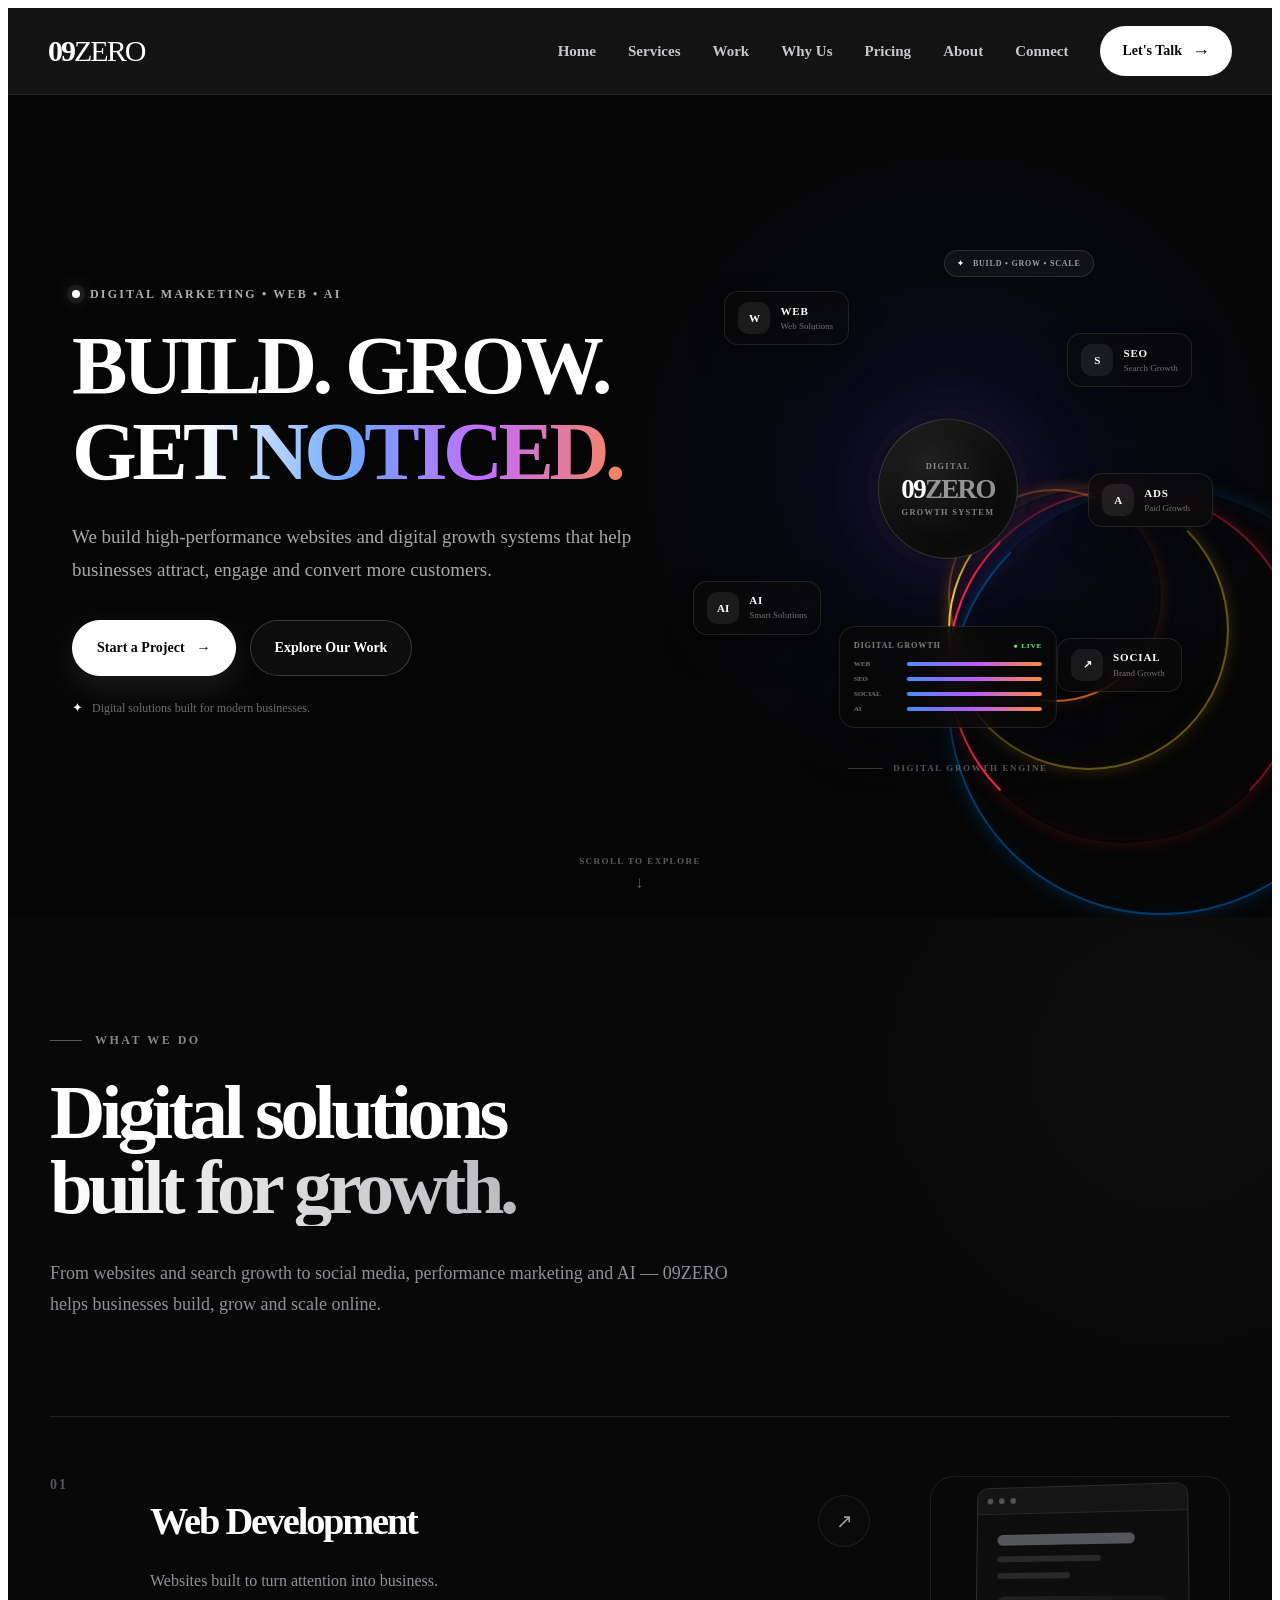
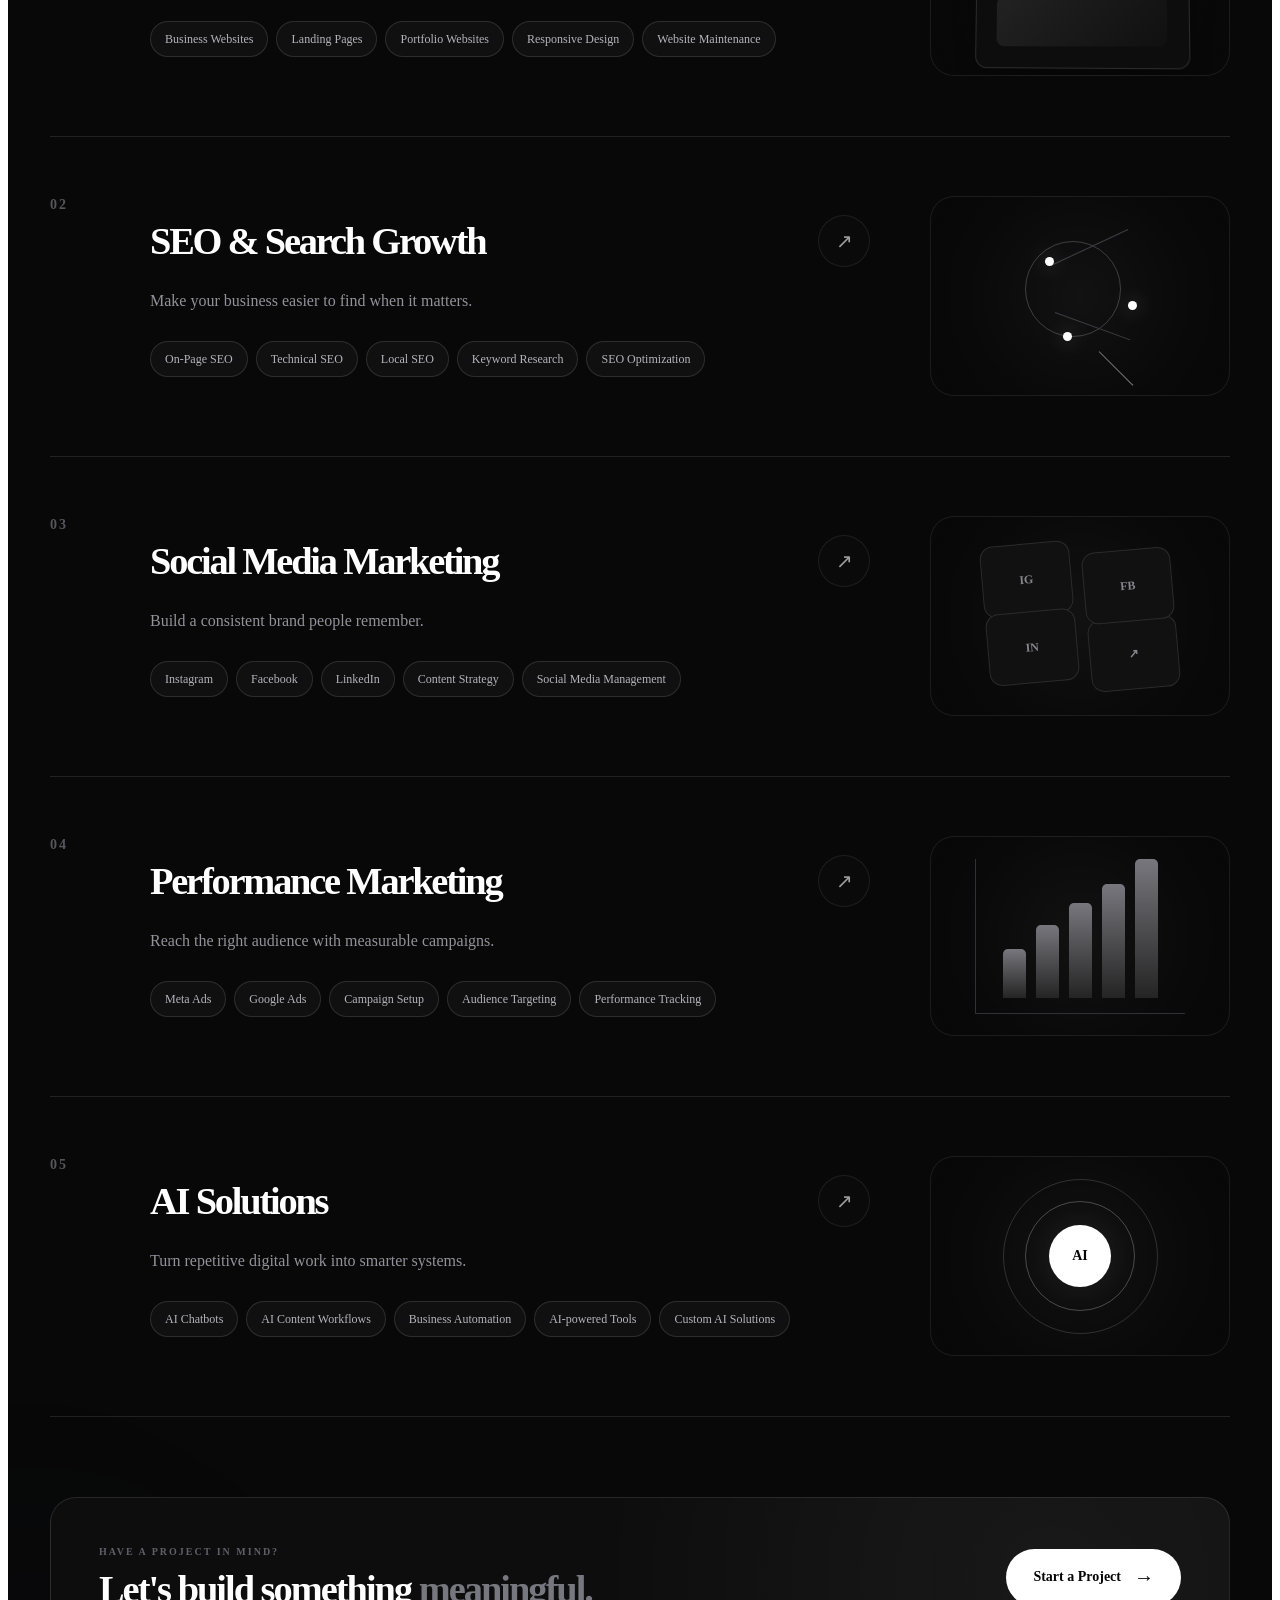
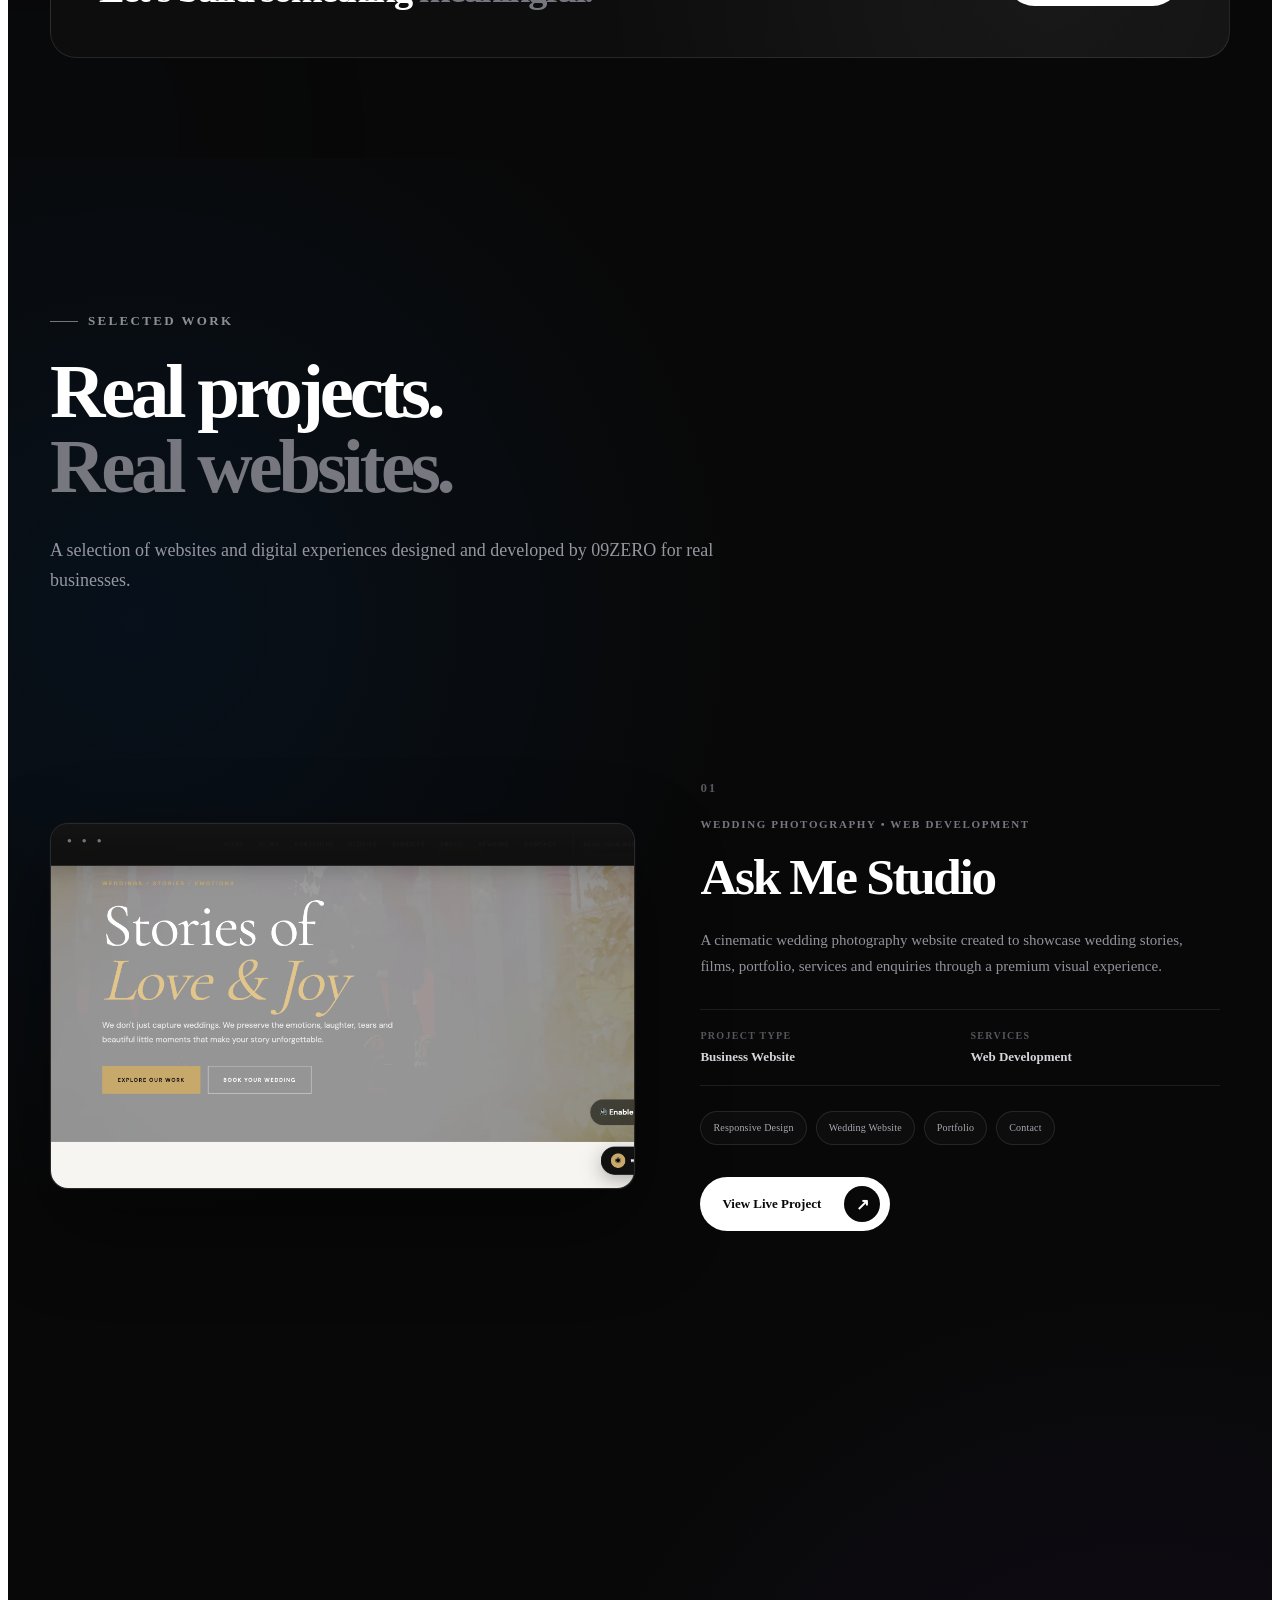
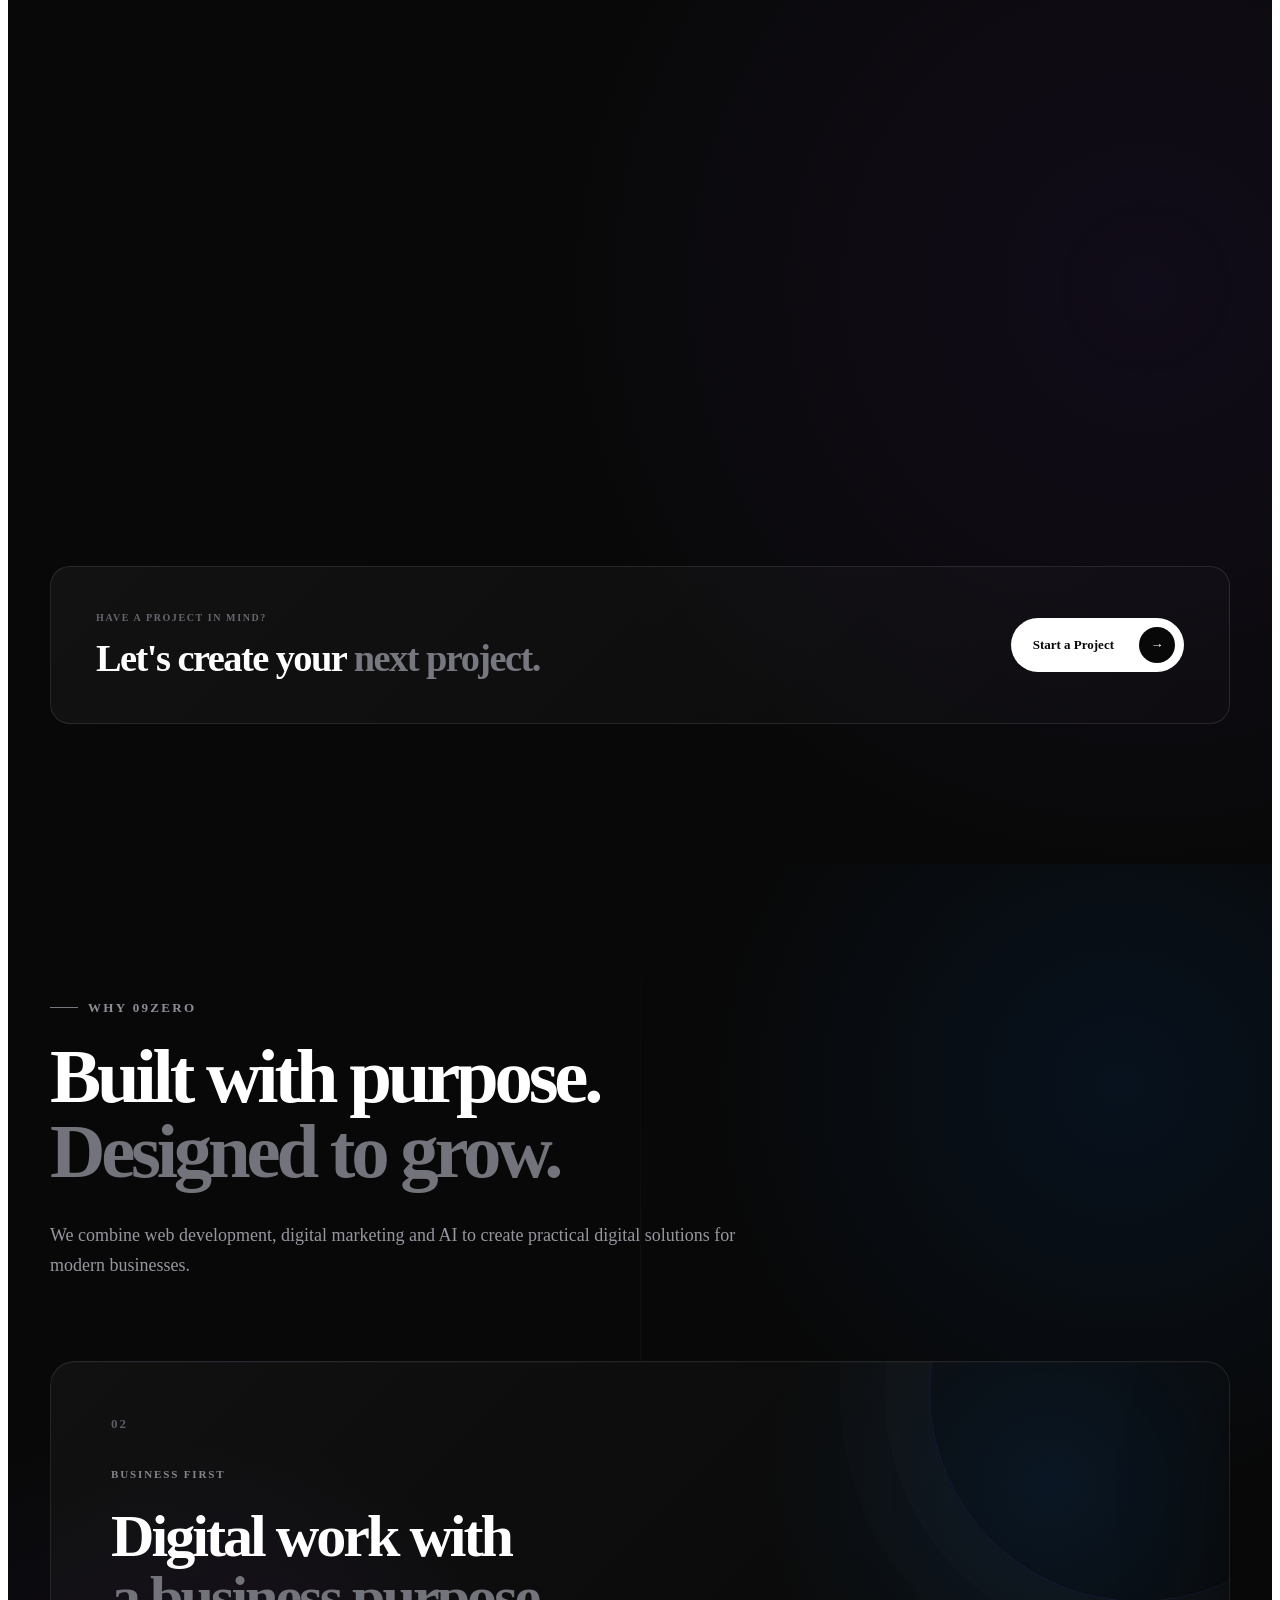
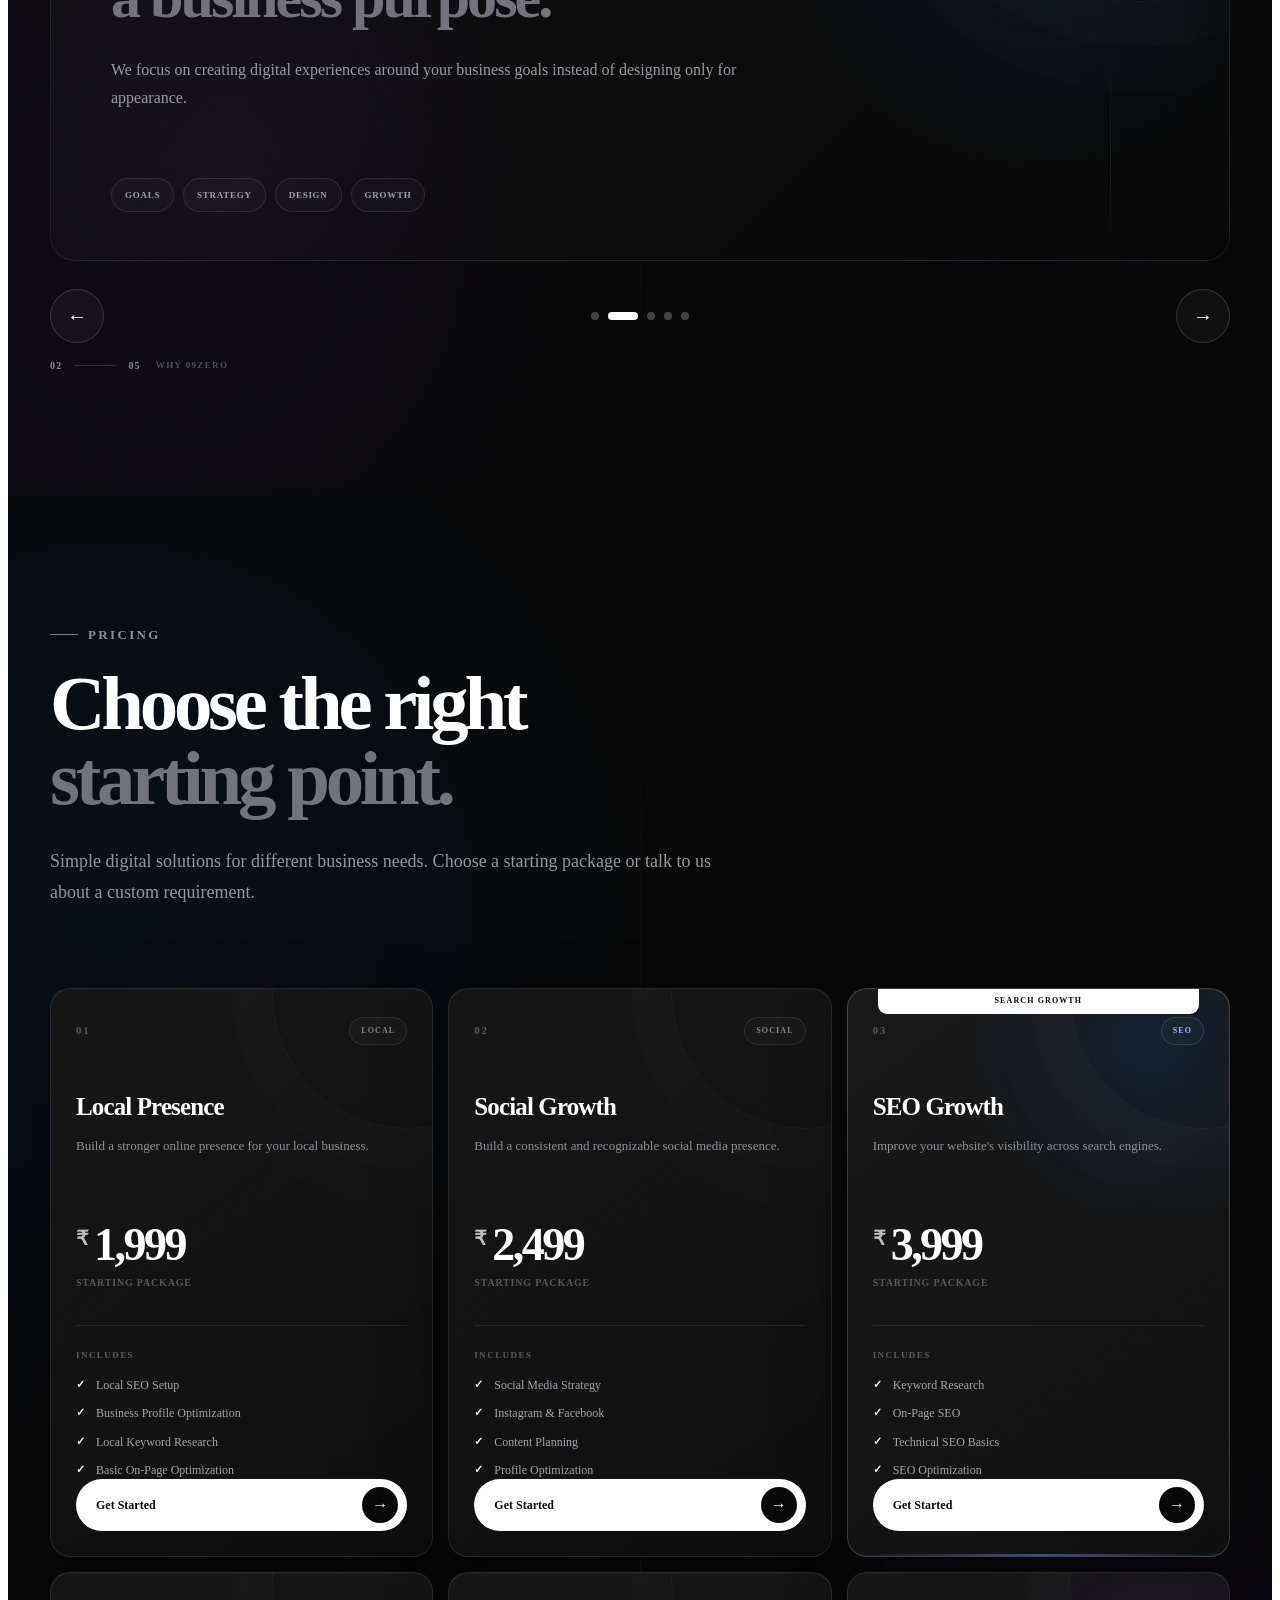
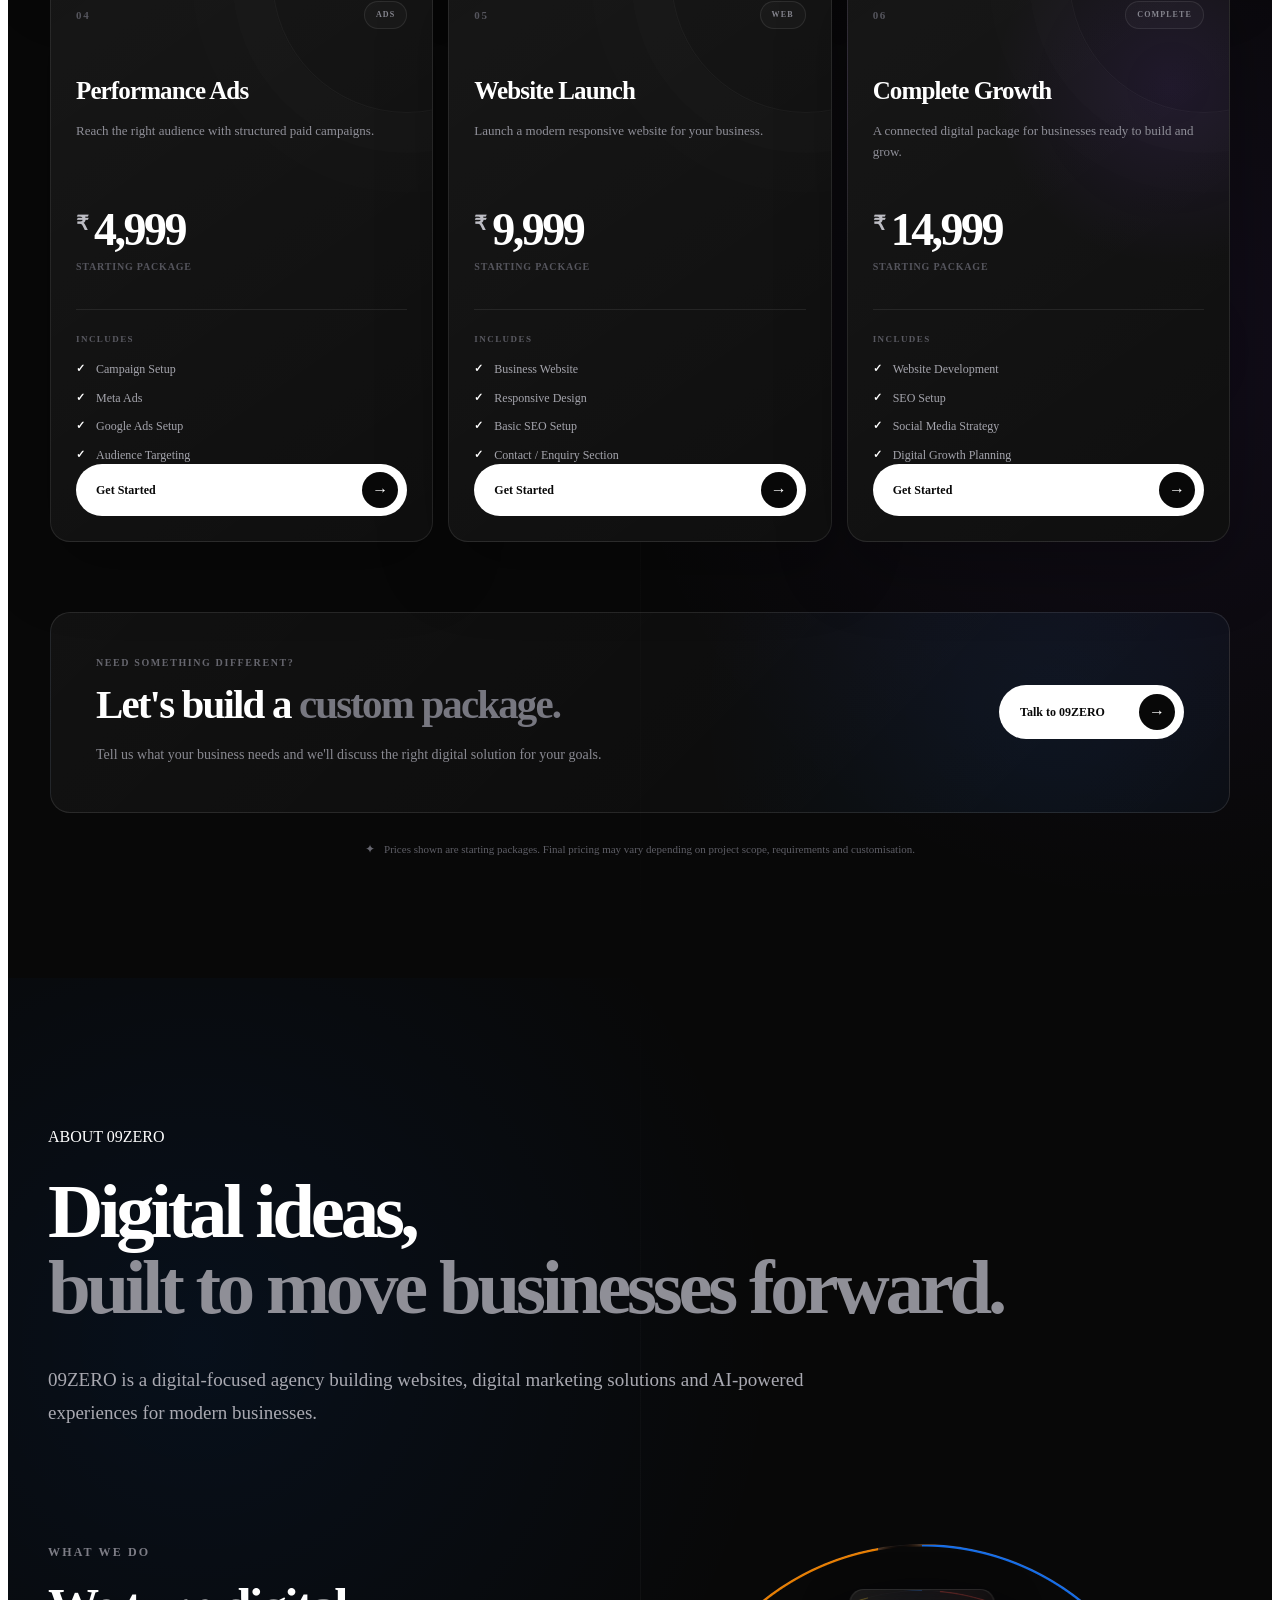
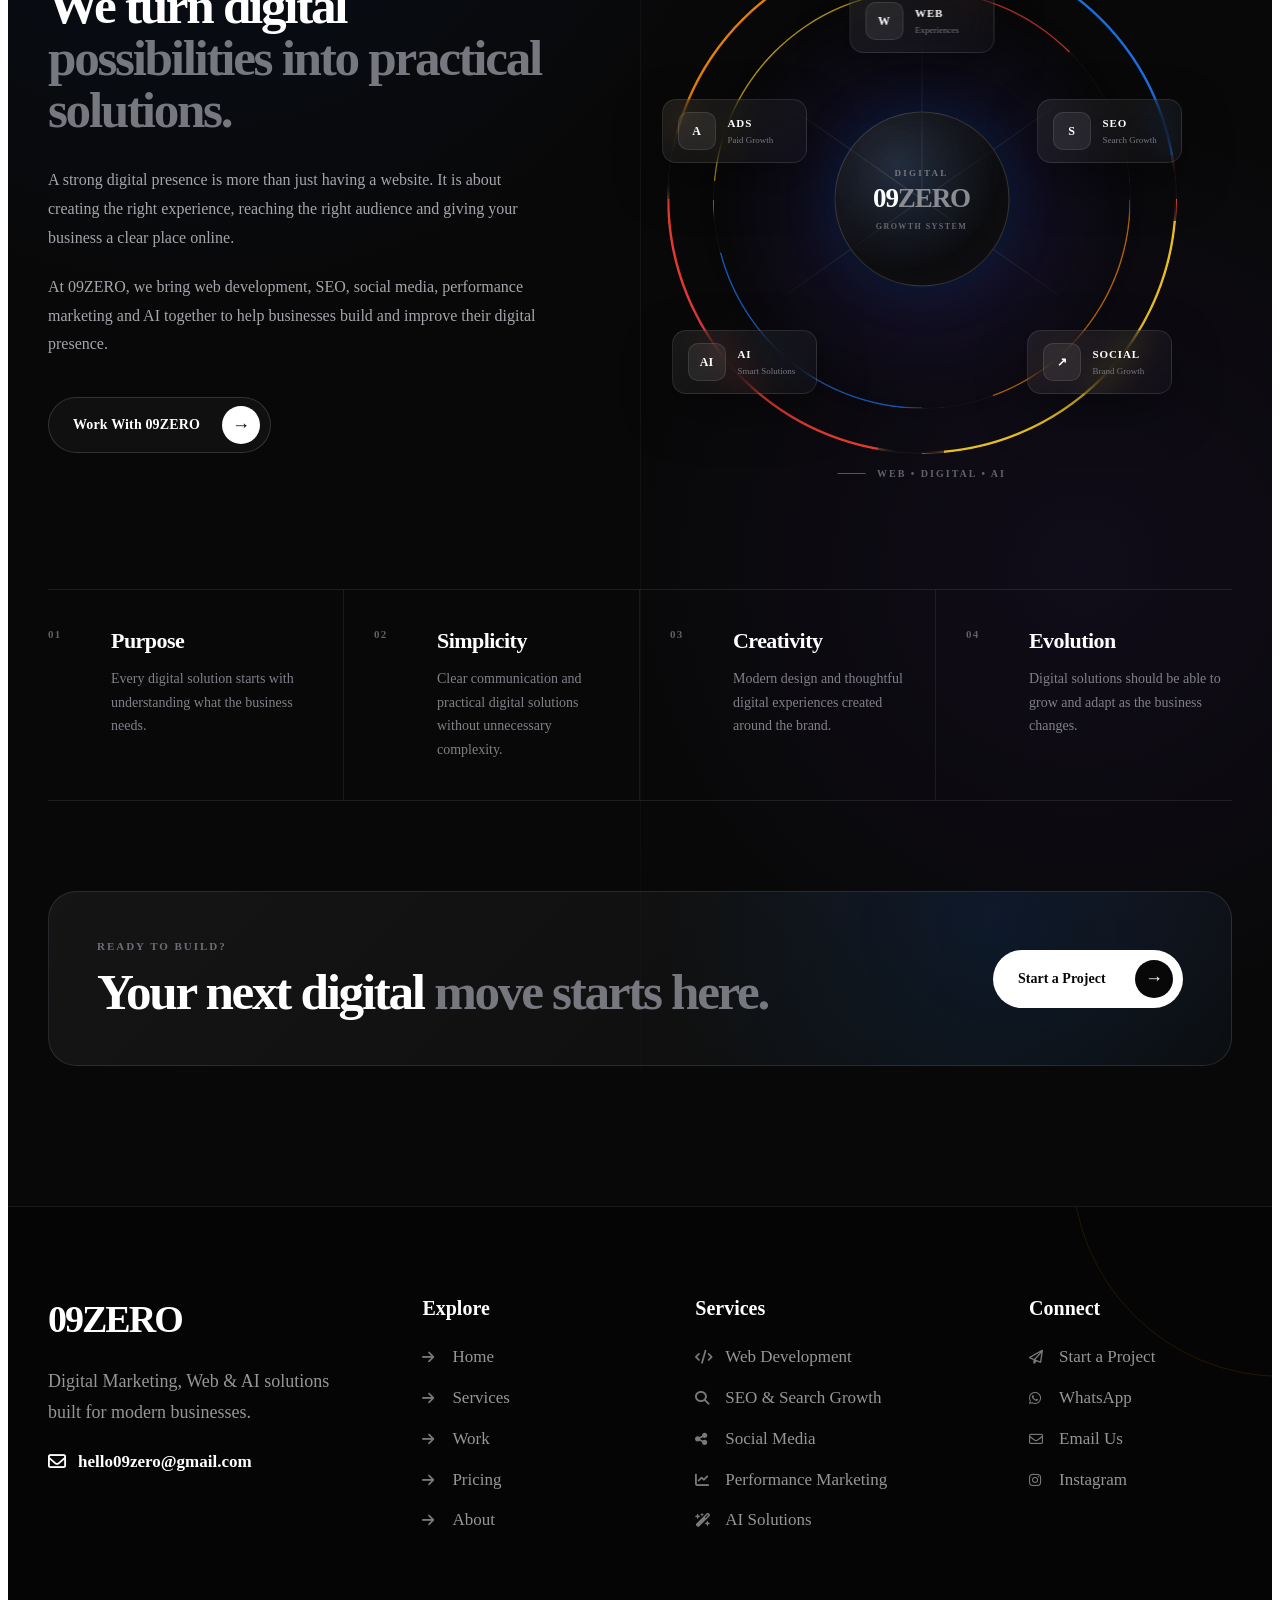
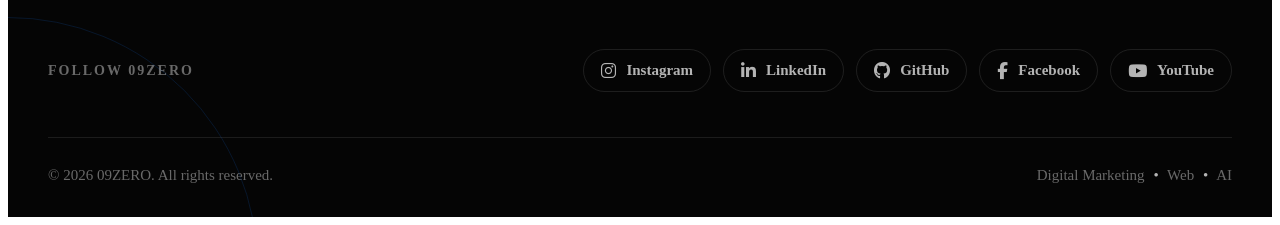
<file: index.html>
<!DOCTYPE html>
<html lang="en">

<head>

    <!-- =================================================
         BASIC META
    ================================================== -->

    <meta charset="UTF-8">

    <meta
        name="viewport"
        content="width=device-width, initial-scale=1.0"
    >

    <meta
        name="description"
        content="09ZERO helps modern businesses grow with digital marketing, SEO, web development, social media, performance marketing and AI-powered digital solutions."
    >

    <meta
        name="robots"
        content="index, follow, max-image-preview:large, max-snippet:-1, max-video-preview:-1"
    >

    <meta name="author" content="09ZERO">
    <meta name="theme-color" content="#050505">

    <link rel="canonical" href="https://09zero.github.io/09ZERO-/">

    <title>09ZERO | Digital Marketing, SEO, Web &amp; AI</title>

    <!-- Open Graph -->
    <meta property="og:type" content="website">
    <meta property="og:title" content="09ZERO | Digital Marketing, SEO, Web &amp; AI">
    <meta property="og:description" content="Digital marketing, SEO, high-performing websites, social media, advertising and AI-powered digital solutions for modern businesses.">
    <meta property="og:url" content="https://09zero.github.io/09ZERO/">
    <meta property="og:site_name" content="09ZERO">
    <meta property="og:image" content="https://09zero.github.io/09ZERO/og-image.jpg">
    <meta property="og:image:alt" content="09ZERO Digital Marketing Web and AI">

    <!-- Twitter / X -->
    <meta name="twitter:card" content="summary_large_image">
    <meta name="twitter:title" content="09ZERO | Digital Marketing, SEO, Web &amp; AI">
    <meta name="twitter:description" content="Digital marketing, SEO, websites, social media, advertising and AI solutions by 09ZERO.">
    <meta name="twitter:image" content="https://09zero.github.io/09ZERO/og-image.jpg">

    <!-- Structured data -->
    <script type="application/ld+json">
    {
        "@context": "https://schema.org",
        "@graph": [
            {
                "@type": "Organization",
                "@id": "https://09zero.github.io/09ZERO/#organization",
                "name": "09ZERO",
                "url": "https://09zero.github.io/09ZERO/",
                "description": "09ZERO provides digital marketing, SEO, web development, social media, performance marketing and AI-powered digital solutions.",
                "email": "hello09zero@gmail.com",
                "sameAs": [
                    "https://www.instagram.com/09zeroofficial/",
                    "https://www.linkedin.com/company/09zero/",
                    "https://github.com/09zero",
                    "https://www.facebook.com/profile.php?id=61594573021229",
                    "https://www.youtube.com/@09ZEROOfficial"
                ]
            },
            {
                "@type": "WebSite",
                "@id": "https://09zero.github.io/09ZERO/#website",
                "url": "https://09zero.github.io/09ZERO/",
                "name": "09ZERO",
                "publisher": {
                    "@id": "https://09zero.github.io/09ZERO/#organization"
                }
            }
        ]
    }
    </script>



    <!-- =================================================
     GOOGLE ANALYTICS 4
      ================================================== -->

<script
    async
    src="https://www.googletagmanager.com/gtag/js?id=G-4PWC0DFG0F">
</script>

<script>
    window.dataLayer = window.dataLayer || [];

    function gtag() {
        dataLayer.push(arguments);
    }

    gtag("js", new Date());

    gtag("config", "G-4PWC0DFG0F");
</script>


    <!-- =================================================
         CSS
    ================================================== -->

    <link rel="stylesheet" href="style.css">

    <!-- Font Awesome Icons -->
<link
    rel="stylesheet"
    href="https://cdnjs.cloudflare.com/ajax/libs/font-awesome/6.7.2/css/all.min.css"
>

</head>


<body>





        <!-- =================================================
                     09ZERO NAVBAR
        ================================================== -->

<header class="site-header">


<nav class="navbar" aria-label="Main navigation">

    <!-- =================================================
         LOGO
    ================================================== -->

    <a
        href="#home"
        class="navbar-logo"
        aria-label="09ZERO Digital Marketing Agency - Home"
    >
        09<span>ZERO</span>
    </a>


    <!-- =================================================
         MOBILE MENU BUTTON
    ================================================== -->

    <button
        class="menu-toggle"
        id="menuToggle"
        type="button"
        aria-label="Open navigation menu"
        aria-expanded="false"
        aria-controls="navbarMenu"
    >
        <span aria-hidden="true"></span>
        <span aria-hidden="true"></span>
        <span aria-hidden="true"></span>
    </button>


    <!-- =================================================
         NAVIGATION MENU
    ================================================== -->

    <div
        class="navbar-menu"
        id="navbarMenu"
    >

        <a
            href="#home"
            class="nav-link"
        >
            Home
        </a>

        <a
            href="#services"
            class="nav-link"
        >
            Services
        </a>

        <a
            href="#work"
            class="nav-link"
        >
            Work
        </a>

        <a
            href="#why-us"
            class="nav-link"
        >
            Why Us
        </a>

        <a
            href="#pricing"
            class="nav-link"
        >
            Pricing
        </a>

        <a
            href="#about"
            class="nav-link"
        >
            About
        </a>

        <a
            href="connect.html"
            class="nav-link"
        >
            Connect
        </a>


        <!-- =================================================
             CTA
        ================================================== -->

        <a
            href="connect.html"
            class="nav-cta"
            aria-label="Let's Talk with 09ZERO"
        >
            <span class="nav-cta-text">
                Let's Talk
            </span>

            <span
                class="nav-cta-arrow"
                aria-hidden="true"
            >
                →
            </span>
        </a>

    </div>

</nav>


</header>









<!-- =========================================================
     MAIN PAGE CONTENT
========================================================= -->

<main id="main-content">

    <!-- =====================================================
         HERO SECTION
    ====================================================== -->

    <section
        class="hero-section"
        id="home"
        aria-labelledby="hero-title"
    >

        <div class="hero-container">

            <!-- =================================================
                 LEFT CONTENT
            ================================================== -->

            <div class="hero-content">

                <!-- Eyebrow -->
                <div class="hero-eyebrow">
                    <span
                        class="hero-eyebrow-dot"
                        aria-hidden="true"
                    ></span>

                    DIGITAL MARKETING • WEB • AI
                </div>


                <!-- Main SEO Heading -->
                <h1 class="hero-title" id="hero-title">

                    BUILD. GROW.
                    <span>GET NOTICED.</span>

                </h1>


                <!-- Hero Description -->
                <p class="hero-description">
                    We build high-performance websites and digital growth 
                    systems that help businesses attract, engage and convert
                    more customers.
                </p>


                <!-- =================================================
                     HERO ACTIONS
                ================================================== -->

                <div class="hero-actions">

                    <a
                        href="connect.html"
                        class="hero-btn hero-btn-primary"
                        aria-label="Start a digital marketing project with 09ZERO"
                    >
                        <span>Start a Project</span>
                        <span aria-hidden="true">→</span>
                    </a>


                    <a
                        href="#work"
                        class="hero-btn hero-btn-secondary"
                        aria-label="Explore 09ZERO portfolio and work"
                    >
                        Explore Our Work
                    </a>

                </div>


                <!-- Supporting Note -->
                <div class="hero-note">

                    <span aria-hidden="true">✦</span>

                    <span>
                        Digital solutions built for modern businesses.
                    </span>

                </div>

            </div>


            <!-- =================================================
                 RIGHT DIGITAL GROWTH VISUAL
            ================================================== -->

            <div
                class="hero-visual"
                aria-hidden="true"
            >

                <div class="growth-system">

                    <!-- Glow -->
                    <div class="growth-glow"></div>


                    <!-- =================================================
                         COLORFUL GROWTH RINGS
                    ================================================== -->

                    <div
                        class="growth-ring growth-ring-blue"
                    ></div>

                    <div
                        class="growth-ring growth-ring-purple"
                    ></div>

                    <div
                        class="growth-ring growth-ring-cyan"
                    ></div>

                    <div
                        class="growth-ring growth-ring-orange"
                    ></div>


                    <!-- =================================================
                         CENTRAL CORE
                    ================================================== -->

                    <div class="growth-core">

                        <div class="growth-core-top">
                            DIGITAL
                        </div>

                        <div class="growth-core-logo">
                            09<span>ZERO</span>
                        </div>

                        <div class="growth-core-bottom">
                            GROWTH SYSTEM
                        </div>

                    </div>


                    <!-- =================================================
                         SERVICE CARD — WEB
                    ================================================== -->

                    <div class="growth-service growth-web">

                        <div class="growth-service-icon">
                            W
                        </div>

                        <div>
                            <strong>WEB</strong>
                            <small>Web Solutions</small>
                        </div>

                    </div>


                    <!-- =================================================
                         SERVICE CARD — SEO
                    ================================================== -->

                    <div class="growth-service growth-seo">

                        <div class="growth-service-icon">
                            S
                        </div>

                        <div>
                            <strong>SEO</strong>
                            <small>Search Growth</small>
                        </div>

                    </div>


                    <!-- =================================================
                         SERVICE CARD — AI
                    ================================================== -->

                    <div class="growth-service growth-ai">

                        <div class="growth-service-icon">
                            AI
                        </div>

                        <div>
                            <strong>AI</strong>
                            <small>Smart Solutions</small>
                        </div>

                    </div>


                    <!-- =================================================
                         SERVICE CARD — SOCIAL
                    ================================================== -->

                    <div class="growth-service growth-social">

                        <div class="growth-service-icon">
                            ↗
                        </div>

                        <div>
                            <strong>SOCIAL</strong>
                            <small>Brand Growth</small>
                        </div>

                    </div>


                    <!-- =================================================
                         SERVICE CARD — ADS
                    ================================================== -->

                    <div class="growth-service growth-ads">

                        <div class="growth-service-icon">
                            A
                        </div>

                        <div>
                            <strong>ADS</strong>
                            <small>Paid Growth</small>
                        </div>

                    </div>


                    <!-- =================================================
                         DIGITAL GROWTH DASHBOARD
                    ================================================== -->

                    <div class="growth-dashboard">

                        <div class="dashboard-header">

                            <span>
                                DIGITAL GROWTH
                            </span>

                            <span class="dashboard-status">
                                ● LIVE
                            </span>

                        </div>


                        <div class="dashboard-line">
                            <span>WEB</span>
                            <i aria-hidden="true"></i>
                        </div>


                        <div class="dashboard-line">
                            <span>SEO</span>
                            <i aria-hidden="true"></i>
                        </div>


                        <div class="dashboard-line">
                            <span>SOCIAL</span>
                            <i aria-hidden="true"></i>
                        </div>


                        <div class="dashboard-line">
                            <span>AI</span>
                            <i aria-hidden="true"></i>
                        </div>

                    </div>


                    <!-- =================================================
                         BRAND BADGE
                    ================================================== -->

                    <div class="growth-badge">

                        <span aria-hidden="true">✦</span>

                        BUILD • GROW • SCALE

                    </div>

                </div>


                <!-- Visual Label -->

                <div class="hero-visual-label">

                    <span
                        class="hero-label-line"
                    ></span>

                    DIGITAL GROWTH ENGINE

                </div>

            </div>

        </div>


        <!-- =====================================================
             SCROLL TO SERVICES
        ====================================================== -->

        <a
            href="#services"
            class="hero-scroll"
            aria-label="Scroll to 09ZERO digital marketing services"
        >

            <span>
                SCROLL TO EXPLORE
            </span>

            <span
                class="hero-scroll-arrow"
                aria-hidden="true"
            >
                ↓
            </span>

        </a>

    </section>







 














 <!-- =================================================
     SERVICES SECTION
================================================== -->

<section class="services-section" id="services">

    <div class="services-container">

        <!-- =================================================
             SECTION INTRO
        ================================================== -->

        <div class="services-intro">

            <div class="section-label">
                WHAT WE DO
            </div>

            <h2 class="services-title">
                Digital solutions
                <span>built for growth.</span>
            </h2>

            <p class="services-description">
                From websites and search growth to social media,
                performance marketing and AI — 09ZERO helps
                businesses build, grow and scale online.
            </p>

        </div>


        <!-- =================================================
             SERVICES LIST
        ================================================== -->

        <div class="services-list">


            <!-- =================================================
                 SERVICE 01
            ================================================== -->

            <article class="service-item">

                <div class="service-number">
                    01
                </div>


                <div class="service-main">

                    <div class="service-heading">

                        <h3>
                            Web Development
                        </h3>

                        <span class="service-arrow">
                            ↗
                        </span>

                    </div>


                    <p class="service-text">
                        Websites built to turn attention
                        into business.
                    </p>


                    <div class="service-tags">

                        <span>Business Websites</span>

                        <span>Landing Pages</span>

                        <span>Portfolio Websites</span>

                        <span>Responsive Design</span>

                        <span>Website Maintenance</span>

                    </div>

                </div>


                <div class="service-visual service-visual-web">

                    <div class="service-visual-window">

                        <div class="visual-window-top">
                            <span></span>
                            <span></span>
                            <span></span>
                        </div>

                        <div class="visual-window-content">

                            <div class="visual-line visual-line-large"></div>

                            <div class="visual-line"></div>

                            <div class="visual-line visual-line-small"></div>

                            <div class="visual-block"></div>

                        </div>

                    </div>

                </div>

            </article>


            <!-- =================================================
                 SERVICE 02
            ================================================== -->

            <article class="service-item">

                <div class="service-number">
                    02
                </div>


                <div class="service-main">

                    <div class="service-heading">

                        <h3>
                            SEO &amp; Search Growth
                        </h3>

                        <span class="service-arrow">
                            ↗
                        </span>

                    </div>


                    <p class="service-text">
                        Make your business easier to find
                        when it matters.
                    </p>


                    <div class="service-tags">

                        <span>On-Page SEO</span>

                        <span>Technical SEO</span>

                        <span>Local SEO</span>

                        <span>Keyword Research</span>

                        <span>SEO Optimization</span>

                    </div>

                </div>


                <div class="service-visual service-visual-seo">

                    <div class="seo-visual">

                        <div class="seo-circle"></div>

                        <div class="seo-line seo-line-one"></div>

                        <div class="seo-line seo-line-two"></div>

                        <div class="seo-dot seo-dot-one"></div>

                        <div class="seo-dot seo-dot-two"></div>

                        <div class="seo-dot seo-dot-three"></div>

                    </div>

                </div>

            </article>


            <!-- =================================================
                 SERVICE 03
            ================================================== -->

            <article class="service-item">

                <div class="service-number">
                    03
                </div>


                <div class="service-main">

                    <div class="service-heading">

                        <h3>
                            Social Media Marketing
                        </h3>

                        <span class="service-arrow">
                            ↗
                        </span>

                    </div>


                    <p class="service-text">
                        Build a consistent brand people
                        remember.
                    </p>


                    <div class="service-tags">

                        <span>Instagram</span>

                        <span>Facebook</span>

                        <span>LinkedIn</span>

                        <span>Content Strategy</span>

                        <span>Social Media Management</span>

                    </div>

                </div>


                <div class="service-visual service-visual-social">

                    <div class="social-grid">

                        <div class="social-card">
                            <span>IG</span>
                        </div>

                        <div class="social-card">
                            <span>FB</span>
                        </div>

                        <div class="social-card">
                            <span>IN</span>
                        </div>

                        <div class="social-card">
                            <span>↗</span>
                        </div>

                    </div>

                </div>

            </article>


            <!-- =================================================
                 SERVICE 04
            ================================================== -->

            <article class="service-item">

                <div class="service-number">
                    04
                </div>


                <div class="service-main">

                    <div class="service-heading">

                        <h3>
                            Performance Marketing
                        </h3>

                        <span class="service-arrow">
                            ↗
                        </span>

                    </div>


                    <p class="service-text">
                        Reach the right audience with
                        measurable campaigns.
                    </p>


                    <div class="service-tags">

                        <span>Meta Ads</span>

                        <span>Google Ads</span>

                        <span>Campaign Setup</span>

                        <span>Audience Targeting</span>

                        <span>Performance Tracking</span>

                    </div>

                </div>


                <div class="service-visual service-visual-ads">

                    <div class="ads-chart">

                        <div class="ads-chart-bar bar-one"></div>

                        <div class="ads-chart-bar bar-two"></div>

                        <div class="ads-chart-bar bar-three"></div>

                        <div class="ads-chart-bar bar-four"></div>

                        <div class="ads-chart-bar bar-five"></div>

                    </div>

                </div>

            </article>


            <!-- =================================================
                 SERVICE 05
            ================================================== -->

            <article class="service-item">

                <div class="service-number">
                    05
                </div>


                <div class="service-main">

                    <div class="service-heading">

                        <h3>
                            AI Solutions
                        </h3>

                        <span class="service-arrow">
                            ↗
                        </span>

                    </div>


                    <p class="service-text">
                        Turn repetitive digital work into
                        smarter systems.
                    </p>


                    <div class="service-tags">

                        <span>AI Chatbots</span>

                        <span>AI Content Workflows</span>

                        <span>Business Automation</span>

                        <span>AI-powered Tools</span>

                        <span>Custom AI Solutions</span>

                    </div>

                </div>


                <div class="service-visual service-visual-ai">

                    <div class="ai-core">

                        <div class="ai-core-ring ai-ring-one"></div>

                        <div class="ai-core-ring ai-ring-two"></div>

                        <div class="ai-core-center">
                            AI
                        </div>

                    </div>

                </div>

            </article>


        </div>


        <!-- =================================================
             SERVICES CTA
        ================================================== -->

        <div class="services-cta">

            <div>

                <span class="services-cta-label">
                    HAVE A PROJECT IN MIND?
                </span>

                <h3>
                    Let's build something
                    <span>meaningful.</span>
                </h3>

            </div>


            <a
                href="connect.html"
                class="services-cta-button"
            >
                Start a Project
                <span>→</span>
            </a>

        </div>

    </div>

</section>






<!-- =========================================================
     WORK SECTION
========================================================= -->

<section class="work-section" id="work">

    <div class="work-container">

        <!-- =================================================
             WORK INTRO
        ================================================== -->

        <div class="work-intro">

            <div class="section-label">
                SELECTED WORK
            </div>

            <h2 class="work-title">
                Real projects.
                <span>Real websites.</span>
            </h2>

            <p class="work-description">
                A selection of websites and digital experiences
                designed and developed by 09ZERO for real businesses.
            </p>

        </div>


        <!-- =================================================
             PROJECTS
             ADD NEW PROJECTS INSIDE THIS WRAPPER
        ================================================== -->

        <div class="work-projects">


            <!-- =================================================
                 PROJECT 01 — ASK ME STUDIO
            ================================================== -->

            <article class="work-project">

                <!-- Project Image -->

                <div class="work-image-wrap">

                    <a
                        href="https://aashish0905.github.io/Ask-me-studio-v2/"
                        class="work-image"
                        target="_blank"
                        rel="noopener noreferrer"
                        aria-label="View Ask Me Studio live project"
                    >

                        <img
                            src="ask-me-studio-home.webp"
                            alt="Ask Me Studio website homepage"
                            loading="lazy"
                        >

                        <div class="work-image-overlay">

                            <span class="work-image-label">
                                VIEW PROJECT
                            </span>

                            <span class="work-image-arrow">
                                ↗
                            </span>

                        </div>

                    </a>

                </div>


                <!-- Project Details -->

                <div class="work-details">

                    <div class="work-project-number">
                        01
                    </div>

                    <div class="work-category">
                        WEDDING PHOTOGRAPHY • WEB DEVELOPMENT
                    </div>

                    <h3 class="work-project-title">
                        Ask Me Studio
                    </h3>

                    <p class="work-project-description">
                        A cinematic wedding photography website created
                        to showcase wedding stories, films, portfolio,
                        services and enquiries through a premium visual
                        experience.
                    </p>


                    <!-- Project Meta -->

                    <div class="work-meta">

                        <div class="work-meta-item">

                            <span>
                                PROJECT TYPE
                            </span>

                            <strong>
                                Business Website
                            </strong>

                        </div>

                        <div class="work-meta-item">

                            <span>
                                SERVICES
                            </span>

                            <strong>
                                Web Development
                            </strong>

                        </div>

                    </div>


                    <!-- Project Tags -->

                    <div class="work-tags">

                        <span>
                            Responsive Design
                        </span>

                        <span>
                            Wedding Website
                        </span>

                        <span>
                            Portfolio
                        </span>

                        <span>
                            Contact
                        </span>

                    </div>


                    <!-- Live Project Button -->

                    <a
                        href="https://aashish0905.github.io/Ask-me-studio-v2/"
                        class="work-project-button"
                        target="_blank"
                        rel="noopener noreferrer"
                    >

                        <span>
                            View Live Project
                        </span>

                        <span class="work-button-arrow">
                            ↗
                        </span>

                    </a>

                </div>

            </article>


            <!-- =================================================
                 PROJECT 02 — LEGAL HELPING HANDS
            ================================================== -->

            <article class="work-project">

                <!-- Project Image -->

                <div class="work-image-wrap">

                    <a
                        href="https://legalhelpinghands.in/"
                        class="work-image"
                        target="_blank"
                        rel="noopener noreferrer"
                        aria-label="View Legal Helping Hands live project"
                    >

                        <img
                            src="legal-helping-hands-home.webp"
                            alt="Legal Helping Hands website homepage"
                            loading="lazy"
                        >

                        <div class="work-image-overlay">

                            <span class="work-image-label">
                                VIEW PROJECT
                            </span>

                            <span class="work-image-arrow">
                                ↗
                            </span>

                        </div>

                    </a>

                </div>


                <!-- Project Details -->

                <div class="work-details">

                    <div class="work-project-number">
                        02
                    </div>

                    <div class="work-category">
                        LEGAL SERVICES • WEB DEVELOPMENT
                    </div>

                    <h3 class="work-project-title">
                        Legal Helping Hands
                    </h3>

                    <p class="work-project-description">
                        A professional legal-services website focused
                        on presenting legal information, practice areas,
                        court-related guidance, resources and consultation
                        enquiries in a clear digital experience.
                    </p>


                    <!-- Project Meta -->

                    <div class="work-meta">

                        <div class="work-meta-item">

                            <span>
                                PROJECT TYPE
                            </span>

                            <strong>
                                Professional Website
                            </strong>

                        </div>

                        <div class="work-meta-item">

                            <span>
                                SERVICES
                            </span>

                            <strong>
                                Web Development
                            </strong>

                        </div>

                    </div>


                    <!-- Project Tags -->

                    <div class="work-tags">

                        <span>
                            Responsive Design
                        </span>

                        <span>
                            Legal Website
                        </span>

                        <span>
                            Practice Areas
                        </span>

                        <span>
                            Contact System
                        </span>

                    </div>


                    <!-- Live Project Button -->

                    <a
                        href="https://legalhelpinghands.in/"
                        class="work-project-button"
                        target="_blank"
                        rel="noopener noreferrer"
                    >

                        <span>
                            View Live Project
                        </span>

                        <span class="work-button-arrow">
                            ↗
                        </span>

                    </a>

                </div>

            </article>


            <!-- =================================================
                 FUTURE PROJECTS

                 New projects will be added here.

                 Example:

                 <article class="work-project">
                     ...
                 </article>

                 Direction will automatically alternate.
            ================================================== -->

        </div>


        <!-- =================================================
             WORK CTA
        ================================================== -->

        <div class="work-cta">

            <div class="work-cta-content">

                <span class="work-cta-label">
                    HAVE A PROJECT IN MIND?
                </span>

                <h3>
                    Let's create your
                    <span>next project.</span>
                </h3>

            </div>

            <a
                href="connect.html"
                class="work-cta-button"
            >

                Start a Project

                <span>
                    →
                </span>

            </a>

        </div>

    </div>

</section>








<!-- =========================================================
     WHY 09ZERO SECTION
     AUTO SLIDER
========================================================= -->

<section class="why-section" id="why-us">

    <div class="why-container">

        <!-- =================================================
             WHY INTRO
        ================================================== -->

        <div class="why-intro">

            <div class="section-label">
                WHY 09ZERO
            </div>

            <h2 class="why-title">
                Built with purpose.
                <span>Designed to grow.</span>
            </h2>

            <p class="why-description">
                We combine web development, digital marketing
                and AI to create practical digital solutions
                for modern businesses.
            </p>

        </div>


        <!-- =================================================
             WHY SLIDER
        ================================================== -->

        <div class="why-slider">

            <!-- =================================================
                 SLIDER VIEW
            ================================================== -->

            <div class="why-slider-window">

                <div class="why-slides" id="whySlides">


                    <!-- =================================================
                         SLIDE 01
                    ================================================== -->

                    <article class="why-slide">

                        <div class="why-slide-number">
                            01
                        </div>

                        <div class="why-slide-content">

                            <div class="why-slide-label">
                                ONE DIGITAL PARTNER
                            </div>

                            <h3 class="why-slide-title">
                                Everything your
                                <span>digital presence needs.</span>
                            </h3>

                            <p class="why-slide-text">
                                Website, SEO, social media,
                                advertising and AI solutions
                                brought together under one
                                connected digital approach.
                            </p>

                        </div>

                        <div class="why-slide-footer">

                            <span>WEB</span>
                            <span>SEO</span>
                            <span>SOCIAL</span>
                            <span>ADS</span>
                            <span>AI</span>

                        </div>

                    </article>


                    <!-- =================================================
                         SLIDE 02
                    ================================================== -->

                    <article class="why-slide">

                        <div class="why-slide-number">
                            02
                        </div>

                        <div class="why-slide-content">

                            <div class="why-slide-label">
                                BUSINESS FIRST
                            </div>

                            <h3 class="why-slide-title">
                                Digital work with
                                <span>a business purpose.</span>
                            </h3>

                            <p class="why-slide-text">
                                We focus on creating digital
                                experiences around your business
                                goals instead of designing only
                                for appearance.
                            </p>

                        </div>

                        <div class="why-slide-footer">

                            <span>GOALS</span>
                            <span>STRATEGY</span>
                            <span>DESIGN</span>
                            <span>GROWTH</span>

                        </div>

                    </article>


                    <!-- =================================================
                         SLIDE 03
                    ================================================== -->

                    <article class="why-slide">

                        <div class="why-slide-number">
                            03
                        </div>

                        <div class="why-slide-content">

                            <div class="why-slide-label">
                                CLEAR &amp; PRACTICAL
                            </div>

                            <h3 class="why-slide-title">
                                Simple ideas.
                                <span>Clear execution.</span>
                            </h3>

                            <p class="why-slide-text">
                                We keep communication straightforward,
                                define clear deliverables and build
                                practical solutions without unnecessary
                                complexity.
                            </p>

                        </div>

                        <div class="why-slide-footer">

                            <span>CLEAR</span>
                            <span>SIMPLE</span>
                            <span>PRACTICAL</span>
                            <span>FOCUSED</span>

                        </div>

                    </article>


                    <!-- =================================================
                         SLIDE 04
                    ================================================== -->

                    <article class="why-slide">

                        <div class="why-slide-number">
                            04
                        </div>

                        <div class="why-slide-content">

                            <div class="why-slide-label">
                                MODERN &amp; RESPONSIVE
                            </div>

                            <h3 class="why-slide-title">
                                Designed for
                                <span>every screen.</span>
                            </h3>

                            <p class="why-slide-text">
                                Digital experiences are built to work
                                across desktop, laptop, tablet and
                                mobile devices with a consistent
                                modern experience.
                            </p>

                        </div>

                        <div class="why-slide-footer">

                            <span>DESKTOP</span>
                            <span>TABLET</span>
                            <span>MOBILE</span>
                            <span>RESPONSIVE</span>

                        </div>

                    </article>


                    <!-- =================================================
                         SLIDE 05
                    ================================================== -->

                    <article class="why-slide">

                        <div class="why-slide-number">
                            05
                        </div>

                        <div class="why-slide-content">

                            <div class="why-slide-label">
                                READY TO EVOLVE
                            </div>

                            <h3 class="why-slide-title">
                                Start today.
                                <span>Build for tomorrow.</span>
                            </h3>

                            <p class="why-slide-text">
                                Your digital presence can evolve as
                                your business grows, with solutions
                                designed to support new ideas,
                                services and opportunities.
                            </p>

                        </div>

                        <div class="why-slide-footer">

                            <span>BUILD</span>
                            <span>GROW</span>
                            <span>ADAPT</span>
                            <span>SCALE</span>

                        </div>

                    </article>

                </div>

            </div>


            <!-- =================================================
                 SLIDER CONTROLS
            ================================================== -->

            <div class="why-slider-controls">

                <button
                    type="button"
                    class="why-slider-button why-slider-prev"
                    id="whyPrev"
                    aria-label="Previous Why 09ZERO slide"
                >
                    ←
                </button>


                <div
                    class="why-slider-dots"
                    id="whyDots"
                    aria-label="Why 09ZERO slide navigation"
                >

                    <button
                        type="button"
                        class="why-dot active"
                        data-slide="0"
                        aria-label="Go to slide 1"
                        aria-current="true"
                    ></button>

                    <button
                        type="button"
                        class="why-dot"
                        data-slide="1"
                        aria-label="Go to slide 2"
                    ></button>

                    <button
                        type="button"
                        class="why-dot"
                        data-slide="2"
                        aria-label="Go to slide 3"
                    ></button>

                    <button
                        type="button"
                        class="why-dot"
                        data-slide="3"
                        aria-label="Go to slide 4"
                    ></button>

                    <button
                        type="button"
                        class="why-dot"
                        data-slide="4"
                        aria-label="Go to slide 5"
                    ></button>

                </div>


                <button
                    type="button"
                    class="why-slider-button why-slider-next"
                    id="whyNext"
                    aria-label="Next Why 09ZERO slide"
                >
                    →
                </button>

            </div>


            <!-- =================================================
                 SLIDER STATUS
            ================================================== -->

            <div class="why-slider-status">

                <span class="why-status-current" id="whyCurrent">
                    01
                </span>

                <span class="why-status-line"></span>

                <span class="why-status-total">
                    05
                </span>

                <span class="why-status-text">
                    WHY 09ZERO
                </span>

            </div>

        </div>

    </div>

</section>














<!-- =========================================================
     PRICING SECTION
========================================================= -->

<section class="pricing-section" id="pricing">

    <div class="pricing-container">


        <!-- =================================================
             PRICING INTRO
        ================================================== -->

        <div class="pricing-intro">

            <div class="section-label">
                PRICING
            </div>

            <h2 class="pricing-title">
                Choose the right
                <span>starting point.</span>
            </h2>

            <p class="pricing-description">
                Simple digital solutions for different business
                needs. Choose a starting package or talk to us
                about a custom requirement.
            </p>

        </div>


        <!-- =================================================
             PRICING GRID
        ================================================== -->

        <div class="pricing-grid">


            <!-- =================================================
                 PLAN 01 — LOCAL PRESENCE
            ================================================== -->

            <article class="pricing-card">

                <div class="pricing-card-top">

                    <div class="pricing-number">
                        01
                    </div>

                    <div class="pricing-badge">
                        LOCAL
                    </div>

                </div>

                <div class="pricing-card-content">

                    <h3 class="pricing-plan-name">
                        Local Presence
                    </h3>

                    <p class="pricing-plan-description">
                        Build a stronger online presence
                        for your local business.
                    </p>

                    <div class="pricing-price">

                        <span class="pricing-currency">
                            ₹
                        </span>

                        <strong>
                            1,999
                        </strong>

                    </div>

                    <div class="pricing-price-note">
                        Starting package
                    </div>

                </div>


                <div class="pricing-includes">

                    <div class="pricing-includes-title">
                        INCLUDES
                    </div>

                    <ul>

                        <li>
                            Local SEO Setup
                        </li>

                        <li>
                            Business Profile Optimization
                        </li>

                        <li>
                            Local Keyword Research
                        </li>

                        <li>
                            Basic On-Page Optimization
                        </li>

                    </ul>

                </div>


                <a
                    href="connect.html"
                    class="pricing-button"
                >
                    <span>
                        Get Started
                    </span>

                    <span class="pricing-button-arrow">
                        →
                    </span>
                </a>

            </article>


            <!-- =================================================
                 PLAN 02 — SOCIAL GROWTH
            ================================================== -->

            <article class="pricing-card">

                <div class="pricing-card-top">

                    <div class="pricing-number">
                        02
                    </div>

                    <div class="pricing-badge">
                        SOCIAL
                    </div>

                </div>

                <div class="pricing-card-content">

                    <h3 class="pricing-plan-name">
                        Social Growth
                    </h3>

                    <p class="pricing-plan-description">
                        Build a consistent and recognizable
                        social media presence.
                    </p>

                    <div class="pricing-price">

                        <span class="pricing-currency">
                            ₹
                        </span>

                        <strong>
                            2,499
                        </strong>

                    </div>

                    <div class="pricing-price-note">
                        Starting package
                    </div>

                </div>


                <div class="pricing-includes">

                    <div class="pricing-includes-title">
                        INCLUDES
                    </div>

                    <ul>

                        <li>
                            Social Media Strategy
                        </li>

                        <li>
                            Instagram &amp; Facebook
                        </li>

                        <li>
                            Content Planning
                        </li>

                        <li>
                            Profile Optimization
                        </li>

                    </ul>

                </div>


                <a
                    href="connect.html"
                    class="pricing-button"
                >
                    <span>
                        Get Started
                    </span>

                    <span class="pricing-button-arrow">
                        →
                    </span>
                </a>

            </article>


            <!-- =================================================
                 PLAN 03 — SEO GROWTH
            ================================================== -->

            <article class="pricing-card pricing-card-featured">

                <div class="pricing-featured-label">
                    SEARCH GROWTH
                </div>

                <div class="pricing-card-top">

                    <div class="pricing-number">
                        03
                    </div>

                    <div class="pricing-badge">
                        SEO
                    </div>

                </div>

                <div class="pricing-card-content">

                    <h3 class="pricing-plan-name">
                        SEO Growth
                    </h3>

                    <p class="pricing-plan-description">
                        Improve your website's visibility
                        across search engines.
                    </p>

                    <div class="pricing-price">

                        <span class="pricing-currency">
                            ₹
                        </span>

                        <strong>
                            3,999
                        </strong>

                    </div>

                    <div class="pricing-price-note">
                        Starting package
                    </div>

                </div>


                <div class="pricing-includes">

                    <div class="pricing-includes-title">
                        INCLUDES
                    </div>

                    <ul>

                        <li>
                            Keyword Research
                        </li>

                        <li>
                            On-Page SEO
                        </li>

                        <li>
                            Technical SEO Basics
                        </li>

                        <li>
                            SEO Optimization
                        </li>

                    </ul>

                </div>


                <a
                    href="connect.html"
                    class="pricing-button pricing-button-featured"
                >
                    <span>
                        Get Started
                    </span>

                    <span class="pricing-button-arrow">
                        →
                    </span>
                </a>

            </article>


            <!-- =================================================
                 PLAN 04 — PERFORMANCE ADS
            ================================================== -->

            <article class="pricing-card">

                <div class="pricing-card-top">

                    <div class="pricing-number">
                        04
                    </div>

                    <div class="pricing-badge">
                        ADS
                    </div>

                </div>

                <div class="pricing-card-content">

                    <h3 class="pricing-plan-name">
                        Performance Ads
                    </h3>

                    <p class="pricing-plan-description">
                        Reach the right audience with
                        structured paid campaigns.
                    </p>

                    <div class="pricing-price">

                        <span class="pricing-currency">
                            ₹
                        </span>

                        <strong>
                            4,999
                        </strong>

                    </div>

                    <div class="pricing-price-note">
                        Starting package
                    </div>

                </div>


                <div class="pricing-includes">

                    <div class="pricing-includes-title">
                        INCLUDES
                    </div>

                    <ul>

                        <li>
                            Campaign Setup
                        </li>

                        <li>
                            Meta Ads
                        </li>

                        <li>
                            Google Ads Setup
                        </li>

                        <li>
                            Audience Targeting
                        </li>

                    </ul>

                </div>


                <a
                    href="connect.html"
                    class="pricing-button"
                >
                    <span>
                        Get Started
                    </span>

                    <span class="pricing-button-arrow">
                        →
                    </span>
                </a>

            </article>


            <!-- =================================================
                 PLAN 05 — WEBSITE LAUNCH
            ================================================== -->

            <article class="pricing-card">

                <div class="pricing-card-top">

                    <div class="pricing-number">
                        05
                    </div>

                    <div class="pricing-badge">
                        WEB
                    </div>

                </div>

                <div class="pricing-card-content">

                    <h3 class="pricing-plan-name">
                        Website Launch
                    </h3>

                    <p class="pricing-plan-description">
                        Launch a modern responsive website
                        for your business.
                    </p>

                    <div class="pricing-price">

                        <span class="pricing-currency">
                            ₹
                        </span>

                        <strong>
                            9,999
                        </strong>

                    </div>

                    <div class="pricing-price-note">
                        Starting package
                    </div>

                </div>


                <div class="pricing-includes">

                    <div class="pricing-includes-title">
                        INCLUDES
                    </div>

                    <ul>

                        <li>
                            Business Website
                        </li>

                        <li>
                            Responsive Design
                        </li>

                        <li>
                            Basic SEO Setup
                        </li>

                        <li>
                            Contact / Enquiry Section
                        </li>

                    </ul>

                </div>


                <a
                    href="connect.html"
                    class="pricing-button"
                >
                    <span>
                        Get Started
                    </span>

                    <span class="pricing-button-arrow">
                        →
                    </span>
                </a>

            </article>


            <!-- =================================================
                 PLAN 06 — COMPLETE GROWTH
            ================================================== -->

            <article class="pricing-card pricing-card-complete">

                <div class="pricing-card-top">

                    <div class="pricing-number">
                        06
                    </div>

                    <div class="pricing-badge">
                        COMPLETE
                    </div>

                </div>

                <div class="pricing-card-content">

                    <h3 class="pricing-plan-name">
                        Complete Growth
                    </h3>

                    <p class="pricing-plan-description">
                        A connected digital package for
                        businesses ready to build and grow.
                    </p>

                    <div class="pricing-price">

                        <span class="pricing-currency">
                            ₹
                        </span>

                        <strong>
                            14,999
                        </strong>

                    </div>

                    <div class="pricing-price-note">
                        Starting package
                    </div>

                </div>


                <div class="pricing-includes">

                    <div class="pricing-includes-title">
                        INCLUDES
                    </div>

                    <ul>

                        <li>
                            Website Development
                        </li>

                        <li>
                            SEO Setup
                        </li>

                        <li>
                            Social Media Strategy
                        </li>

                        <li>
                            Digital Growth Planning
                        </li>

                    </ul>

                </div>


                <a
                    href="connect.html"
                    class="pricing-button"
                >
                    <span>
                        Get Started
                    </span>

                    <span class="pricing-button-arrow">
                        →
                    </span>
                </a>

            </article>

        </div>


        <!-- =================================================
             CUSTOM PACKAGE CTA
        ================================================== -->

        <div class="pricing-custom">

            <div class="pricing-custom-content">

                <span class="pricing-custom-label">
                    NEED SOMETHING DIFFERENT?
                </span>

                <h3>
                    Let's build a
                    <span>custom package.</span>
                </h3>

                <p>
                    Tell us what your business needs and
                    we'll discuss the right digital solution
                    for your goals.
                </p>

            </div>

            <a
                href="connect.html"
                class="pricing-custom-button"
            >
                <span>
                    Talk to 09ZERO
                </span>

                <span>
                    →
                </span>
            </a>

        </div>


        <!-- =================================================
             PRICING NOTE
        ================================================== -->

        <div class="pricing-note">

            <span>✦</span>

            <p>
                Prices shown are starting packages.
                Final pricing may vary depending on project
                scope, requirements and customisation.
            </p>

        </div>

    </div>

</section>







<!-- =========================================================
     ABOUT 09ZERO SECTION
========================================================= -->

<section class="about-section" id="about">

    <div class="about-container">


        <!-- =================================================
             ABOUT INTRO
        ================================================== -->

        <div class="about-intro">

            <div class="section-label">
                ABOUT 09ZERO
            </div>

            <h2 class="about-title">
                Digital ideas,
                <span>built to move businesses forward.</span>
            </h2>

            <p class="about-description">
                09ZERO is a digital-focused agency building
                websites, digital marketing solutions and
                AI-powered experiences for modern businesses.
            </p>

        </div>


        <!-- =================================================
             ABOUT MAIN
        ================================================== -->

        <div class="about-main">


            <!-- =================================================
                 LEFT — STORY
            ================================================== -->

            <div class="about-story">

                <div class="about-story-label">
                    WHAT WE DO
                </div>

                <h3 class="about-story-title">
                    We turn digital
                    <span>possibilities into practical solutions.</span>
                </h3>

                <p>
                    A strong digital presence is more than just
                    having a website. It is about creating the
                    right experience, reaching the right audience
                    and giving your business a clear place online.
                </p>

                <p>
                    At 09ZERO, we bring web development, SEO,
                    social media, performance marketing and AI
                    together to help businesses build and improve
                    their digital presence.
                </p>

                <a
                    href="connect.html"
                    class="about-story-button"
                >
                    <span>
                        Work With 09ZERO
                    </span>

                    <span class="about-button-arrow">
                        →
                    </span>
                </a>

            </div>


            <!-- =================================================
                 RIGHT — DIGITAL SYSTEM
            ================================================== -->

            <div class="about-visual">

                <div class="about-visual-glow"></div>

                <div class="about-system">

                    <!-- CENTER -->

                    <div class="about-system-center">

                        <span>
                            DIGITAL
                        </span>

                        <strong>
                            09<span>ZERO</span>
                        </strong>

                        <small>
                            GROWTH SYSTEM
                        </small>

                    </div>


                    <!-- TOP -->

                    <div class="about-system-node about-node-web">

                        <span class="about-node-icon">
                            W
                        </span>

                        <div>
                            <strong>
                                WEB
                            </strong>

                            <small>
                                Experiences
                            </small>
                        </div>

                    </div>


                    <!-- RIGHT -->

                    <div class="about-system-node about-node-seo">

                        <span class="about-node-icon">
                            S
                        </span>

                        <div>
                            <strong>
                                SEO
                            </strong>

                            <small>
                                Search Growth
                            </small>
                        </div>

                    </div>


                    <!-- BOTTOM RIGHT -->

                    <div class="about-system-node about-node-social">

                        <span class="about-node-icon">
                            ↗
                        </span>

                        <div>
                            <strong>
                                SOCIAL
                            </strong>

                            <small>
                                Brand Growth
                            </small>
                        </div>

                    </div>


                    <!-- BOTTOM LEFT -->

                    <div class="about-system-node about-node-ai">

                        <span class="about-node-icon">
                            AI
                        </span>

                        <div>
                            <strong>
                                AI
                            </strong>

                            <small>
                                Smart Solutions
                            </small>
                        </div>

                    </div>


                    <!-- LEFT -->

                    <div class="about-system-node about-node-ads">

                        <span class="about-node-icon">
                            A
                        </span>

                        <div>
                            <strong>
                                ADS
                            </strong>

                            <small>
                                Paid Growth
                            </small>
                        </div>

                    </div>


                    <!-- CONNECTING LINES -->

                    <div class="about-connection about-connection-one"></div>

                    <div class="about-connection about-connection-two"></div>

                    <div class="about-connection about-connection-three"></div>

                    <div class="about-connection about-connection-four"></div>

                    <div class="about-connection about-connection-five"></div>

                </div>

                <div class="about-visual-label">
                    <span></span>
                    WEB • DIGITAL • AI
                </div>

            </div>

        </div>


        <!-- =================================================
             PRINCIPLES
        ================================================== -->

        <div class="about-principles">


            <!-- PRINCIPLE 01 -->

            <article class="about-principle">

                <div class="about-principle-number">
                    01
                </div>

                <div>

                    <h3>
                        Purpose
                    </h3>

                    <p>
                        Every digital solution starts with
                        understanding what the business needs.
                    </p>

                </div>

            </article>


            <!-- PRINCIPLE 02 -->

            <article class="about-principle">

                <div class="about-principle-number">
                    02
                </div>

                <div>

                    <h3>
                        Simplicity
                    </h3>

                    <p>
                        Clear communication and practical
                        digital solutions without unnecessary
                        complexity.
                    </p>

                </div>

            </article>


            <!-- PRINCIPLE 03 -->

            <article class="about-principle">

                <div class="about-principle-number">
                    03
                </div>

                <div>

                    <h3>
                        Creativity
                    </h3>

                    <p>
                        Modern design and thoughtful digital
                        experiences created around the brand.
                    </p>

                </div>

            </article>


            <!-- PRINCIPLE 04 -->

            <article class="about-principle">

                <div class="about-principle-number">
                    04
                </div>

                <div>

                    <h3>
                        Evolution
                    </h3>

                    <p>
                        Digital solutions should be able to
                        grow and adapt as the business changes.
                    </p>

                </div>

            </article>

        </div>


        <!-- =================================================
             ABOUT CTA
        ================================================== -->

        <div class="about-cta">

            <div class="about-cta-content">

                <span>
                    READY TO BUILD?
                </span>

                <h3>
                    Your next digital
                    <strong>move starts here.</strong>
                </h3>

            </div>

            <a
                href="connect.html"
                class="about-cta-button"
            >
                <span>
                    Start a Project
                </span>

                <span>
                    →
                </span>
            </a>

        </div>


    </div>

</section>






</main>


<!-- =================================================
     FOOTER
================================================== -->

<footer class="site-footer">

    <div class="footer-container">

        <!-- FOOTER TOP -->
        <div class="footer-top">

            <!-- BRAND -->
            <div class="footer-brand">

                <a href="#home" class="footer-logo">
                    09<span>ZERO</span>
                </a>

                <p class="footer-description">
                    Digital Marketing, Web & AI solutions
                    built for modern businesses.
                </p>

                <a
                    href="mailto:hello09zero@gmail.com"
                    class="footer-email"
                >
                    <i class="fa-regular fa-envelope"></i>
                    <span>hello09zero@gmail.com</span>
                </a>

            </div>


            <!-- EXPLORE -->
            <div class="footer-column">

                <h3>Explore</h3>

                <a href="#home">
                    <i class="fa-solid fa-arrow-right"></i>
                    <span>Home</span>
                </a>

                <a href="#services">
                    <i class="fa-solid fa-arrow-right"></i>
                    <span>Services</span>
                </a>

                <a href="#work">
                    <i class="fa-solid fa-arrow-right"></i>
                    <span>Work</span>
                </a>

                <a href="#pricing">
                    <i class="fa-solid fa-arrow-right"></i>
                    <span>Pricing</span>
                </a>

                <a href="#about">
                    <i class="fa-solid fa-arrow-right"></i>
                    <span>About</span>
                </a>

            </div>


            <!-- SERVICES -->
            <div class="footer-column">

                <h3>Services</h3>

                <a href="#services">
                    <i class="fa-solid fa-code"></i>
                    <span>Web Development</span>
                </a>

                <a href="#services">
                    <i class="fa-solid fa-magnifying-glass"></i>
                    <span>SEO & Search Growth</span>
                </a>

                <a href="#services">
                    <i class="fa-solid fa-share-nodes"></i>
                    <span>Social Media</span>
                </a>

                <a href="#services">
                    <i class="fa-solid fa-chart-line"></i>
                    <span>Performance Marketing</span>
                </a>

                <a href="#services">
                    <i class="fa-solid fa-wand-magic-sparkles"></i>
                    <span>AI Solutions</span>
                </a>

            </div>


            <!-- CONNECT -->
            <div class="footer-column">

                <h3>Connect</h3>

                <a
                    href="connect.html"
                >
                    <i class="fa-regular fa-paper-plane"></i>
                    <span>Start a Project</span>
                </a>

                <a
                    href="https://wa.me/919074755317"
                    target="_blank"
                    rel="noopener"
                >
                    <i class="fa-brands fa-whatsapp"></i>
                    <span>WhatsApp</span>
                </a>

                <a
                    href="mailto:hello09zero@gmail.com"
                >
                    <i class="fa-regular fa-envelope"></i>
                    <span>Email Us</span>
                </a>

                <a
                    href="https://www.instagram.com/09zeroofficial/"
                    target="_blank"
                    rel="noopener"
                >
                    <i class="fa-brands fa-instagram"></i>
                    <span>Instagram</span>
                </a>

            </div>

        </div>


        <!-- SOCIAL ROW -->
        <div class="footer-social-row">

            <span class="footer-social-label">
                FOLLOW 09ZERO
            </span>

            <div class="footer-social-links">

                <a
                    href="https://www.instagram.com/09zeroofficial/"
                    target="_blank"
                    rel="noopener"
                    aria-label="Instagram"
                >
                    <i class="fa-brands fa-instagram"></i>
                    <span>Instagram</span>
                </a>

                <a
                    href="https://www.linkedin.com/company/09zero/"
                    target="_blank"
                    rel="noopener"
                    aria-label="LinkedIn"
                >
                    <i class="fa-brands fa-linkedin-in"></i>
                    <span>LinkedIn</span>
                </a>

                <a
                    href="https://github.com/09zero"
                    target="_blank"
                    rel="noopener"
                    aria-label="GitHub"
                >
                    <i class="fa-brands fa-github"></i>
                    <span>GitHub</span>
                </a>

                <a
                    href="https://www.facebook.com/profile.php?id=61594573021229"
                    target="_blank"
                    rel="noopener"
                    aria-label="Facebook"
                >
                    <i class="fa-brands fa-facebook-f"></i>
                    <span>Facebook</span>
                </a>

                <a
                    href="https://www.youtube.com/@09ZEROOfficial"
                    target="_blank"
                    rel="noopener"
                    aria-label="YouTube"
                >
                    <i class="fa-brands fa-youtube"></i>
                    <span>YouTube</span>
                </a>

            </div>

        </div>


        <!-- FOOTER LINE -->
        <div class="footer-line"></div>


        <!-- FOOTER BOTTOM -->
        <div class="footer-bottom">

            <p>
                © 2026 09ZERO. All rights reserved.
            </p>

            <p>
                Digital Marketing <span>•</span> Web <span>•</span> AI
            </p>

        </div>

    </div>

</footer>













   


    <!-- =================================================
         JAVASCRIPT
    ================================================== -->

    <script src="script.js"></script>

</body>

</html>
</file>
<file: style.css>
/* =========================================================
09ZERO - NAVBAR
FULL RESPONSIVE VERSION

Mobile
Tablet
Laptop
Desktop
Large Monitor
========================================================= */

/* =========================================================
GLOBAL BOX SIZING
========================================================= */

*,
*::before,
*::after {
box-sizing: border-box;
}

/* =========================================================
SITE HEADER
========================================================= */

.site-header {
position: sticky;
top: 0;
z-index: 1000;


width: 100%;

background: rgba(5, 5, 5, 0.94);

border-bottom:
    1px solid rgba(255, 255, 255, 0.08);

backdrop-filter: blur(20px);
-webkit-backdrop-filter: blur(20px);


}

/* =========================================================
NAVBAR CONTAINER
========================================================= */

.navbar {
width: min(1380px, calc(100% - 80px));


min-height: 86px;

margin: 0 auto;

display: flex;

align-items: center;
justify-content: space-between;

gap: 40px;


}

/* =========================================================
LOGO
========================================================= */

.navbar-logo {
display: inline-flex;


align-items: center;

flex-shrink: 0;

color: #ffffff;

text-decoration: none;

font-size: 30px;

font-weight: 900;

line-height: 1;

letter-spacing: -2px;

white-space: nowrap;

transition:
    opacity 0.25s ease,
    transform 0.25s ease;


}

.navbar-logo span {
font-weight: 400;
}

.navbar-logo:hover {
opacity: 0.75;


transform:
    translateY(-1px);


}

/* =========================================================
NAVIGATION MENU
========================================================= */

.navbar-menu {
display: flex;


align-items: center;

justify-content: flex-end;

gap: 32px;

min-width: 0;


}

/* =========================================================
NAV LINKS
========================================================= */

.nav-link {
position: relative;


display: inline-flex;

align-items: center;

padding: 10px 0;

color: #c7c7cc;

text-decoration: none;

font-size: 15px;

font-weight: 600;

line-height: 1;

white-space: nowrap;

transition:
    color 0.25s ease,
    transform 0.25s ease;


}

.nav-link:hover {
color: #ffffff;


transform:
    translateY(-1px);


}

/* =========================================================
NAV LINK UNDERLINE
========================================================= */

.nav-link::after {
content: "";


position: absolute;

left: 0;

bottom: 3px;

width: 0;

height: 1px;

background: #ffffff;

transition:
    width 0.25s ease;


}

.nav-link:hover::after {
width: 100%;
}

/* =========================================================
NAV CTA
========================================================= */

.nav-cta {
display: inline-flex;


align-items: center;

justify-content: center;

flex-shrink: 0;

gap: 10px;

min-height: 50px;

padding:
    0 22px;

border-radius: 999px;

background: #ffffff;

color: #050505;

text-decoration: none;

font-size: 14px;

font-weight: 700;

line-height: 1;

white-space: nowrap;

transition:
    transform 0.3s ease,
    background 0.3s ease,
    box-shadow 0.3s ease;


}

.nav-cta-text {
display: block;


white-space: nowrap;


}

.nav-cta-arrow {
display: inline-flex;


align-items: center;

justify-content: center;

flex-shrink: 0;

font-size: 18px;

line-height: 1;

transition:
    transform 0.3s ease;


}

.nav-cta:hover {
background: #e4e4e7;


transform:
    translateY(-3px);

box-shadow:
    0 12px 35px rgba(255, 255, 255, 0.13);


}

.nav-cta:hover .nav-cta-arrow {
transform:
translateX(5px);
}

/* =========================================================
MOBILE MENU BUTTON
========================================================= */

.menu-toggle {
display: none;


width: 48px;

height: 48px;

padding: 0;

flex-shrink: 0;

align-items: center;

justify-content: center;

flex-direction: column;

gap: 5px;

border:
    1px solid rgba(255, 255, 255, 0.13);

border-radius: 50%;

background: #111111;

color: #ffffff;

cursor: pointer;

-webkit-tap-highlight-color: transparent;

transition:
    background 0.25s ease,
    border-color 0.25s ease,
    transform 0.25s ease;


}

.menu-toggle:hover {
background: #181818;


border-color:
    rgba(255, 255, 255, 0.25);


}

.menu-toggle:active {
transform:
scale(0.94);
}

.menu-toggle:focus-visible {
outline:
2px solid #ffffff;


outline-offset:
    3px;


}

.menu-toggle span {
display: block;


width: 19px;

height: 2px;

border-radius: 10px;

background: #ffffff;

transition:
    transform 0.3s ease,
    opacity 0.3s ease;


}

/* =========================================================
LARGE MONITOR
1600px+
========================================================= */

@media (min-width: 1600px) {


.navbar {
    width:
        min(1500px, calc(100% - 100px));

    min-height: 92px;

    gap: 50px;
}


.navbar-logo {
    font-size: 32px;
}


.navbar-menu {
    gap: 40px;
}


.nav-link {
    font-size: 16px;
}


.nav-cta {
    min-height: 52px;

    padding:
        0 25px;

    font-size: 15px;
}


}

/* =========================================================
LAPTOP
951px - 1250px
========================================================= */

@media (max-width: 1250px) {


.navbar {
    width:
        min(1180px, calc(100% - 50px));

    gap: 25px;
}


.navbar-menu {
    gap: 23px;
}


.nav-link {
    font-size: 14px;
}


.nav-cta {
    padding:
        0 18px;

    font-size: 13px;
}


}

/* =========================================================
SMALL LAPTOP
769px - 950px
========================================================= */

@media (max-width: 950px) {


.navbar {
    width:
        calc(100% - 40px);

    min-height: 78px;

    gap: 18px;
}


.navbar-logo {
    font-size: 27px;
}


.navbar-menu {
    gap: 14px;
}


.nav-link {
    font-size: 13px;
}


.nav-cta {
    min-height: 46px;

    padding:
        0 14px;

    font-size: 13px;
}


}

/* =========================================================
TABLET + MOBILE
768px AND BELOW
========================================================= */

@media (max-width: 768px) {


.site-header {
    background:
        rgba(5, 5, 5, 0.97);
}


.navbar {
    width:
        calc(100% - 32px);

    min-height: 72px;

    gap: 12px;
}


/* -----------------------------------------
   LOGO
----------------------------------------- */

.navbar-logo {
    font-size: 26px;

    letter-spacing:
        -1.5px;
}


/* -----------------------------------------
   MENU BUTTON
----------------------------------------- */

.menu-toggle {
    display: flex;

    position: relative;

    z-index: 1002;
}


/* -----------------------------------------
   MOBILE MENU
----------------------------------------- */

.navbar-menu {
    position: fixed;

    top: 80px;

    left: 16px;
    right: 16px;

    width: auto;

    max-width:
        calc(100vw - 32px);

    z-index: 1001;

    display: flex;

    flex-direction: column;

    align-items: stretch;

    gap: 4px;

    padding: 14px;

    border:
        1px solid rgba(255, 255, 255, 0.10);

    border-radius: 20px;

    background:
        rgba(10, 10, 10, 0.99);

    box-shadow:
        0 25px 70px rgba(0, 0, 0, 0.65);

    backdrop-filter:
        blur(20px);

    -webkit-backdrop-filter:
        blur(20px);

    opacity: 0;

    visibility: hidden;

    pointer-events: none;

    transform:
        translateY(-15px);

    transition:
        opacity 0.3s ease,
        visibility 0.3s ease,
        transform 0.3s ease;

    overflow: hidden;
}


/* -----------------------------------------
   OPEN MENU
----------------------------------------- */

.navbar-menu.active {
    opacity: 1;

    visibility: visible;

    pointer-events: auto;

    transform:
        translateY(0);
}


/* -----------------------------------------
   MOBILE NAV LINKS
----------------------------------------- */

.nav-link {
    width: 100%;

    min-height: 50px;

    padding:
        0 15px;

    display: flex;

    align-items: center;

    border-radius: 12px;

    color: #d4d4d8;

    font-size: 15px;

    line-height: 1.2;

    white-space: normal;

    transform: none;
}


.nav-link:hover {
    background: #151515;

    color: #ffffff;

    transform: none;
}


.nav-link::after {
    display: none;
}


/* -----------------------------------------
   MOBILE CTA
----------------------------------------- */

.nav-cta {
    width: 100%;

    max-width: 100%;

    min-width: 0;

    min-height: 52px;

    margin-top: 8px;

    padding:
        0 14px;

    border-radius: 13px;

    font-size: 14px;

    gap: 8px;

    overflow: hidden;

    flex-shrink: 1;
}


.nav-cta-text {
    min-width: 0;

    overflow: hidden;

    text-overflow: ellipsis;

    white-space: nowrap;
}


.nav-cta-arrow {
    flex-shrink: 0;

    font-size: 18px;
}


.nav-cta:hover {
    transform: none;

    box-shadow: none;
}


/* -----------------------------------------
   HAMBURGER → X
----------------------------------------- */

.menu-toggle.active span:nth-child(1) {
    transform:
        translateY(7px)
        rotate(45deg);
}


.menu-toggle.active span:nth-child(2) {
    opacity: 0;
}


.menu-toggle.active span:nth-child(3) {
    transform:
        translateY(-7px)
        rotate(-45deg);
}


}

/* =========================================================
MOBILE
481px - 600px
========================================================= */

@media (max-width: 600px) {


.navbar {
    width:
        calc(100% - 28px);

    min-height: 70px;
}


.navbar-logo {
    font-size: 25px;
}


.navbar-menu {
    top: 77px;

    left: 14px;
    right: 14px;

    max-width:
        calc(100vw - 28px);
}


}

/* =========================================================
SMALL MOBILE
480px AND BELOW
========================================================= */

@media (max-width: 480px) {


.navbar {
    width:
        calc(100% - 24px);

    min-height: 68px;
}


.navbar-logo {
    font-size: 24px;
}


.menu-toggle {
    width: 44px;

    height: 44px;
}


.navbar-menu {
    top: 74px;

    left: 12px;
    right: 12px;

    max-width:
        calc(100vw - 24px);

    padding: 12px;

    border-radius: 18px;
}


.nav-link {
    min-height: 48px;

    padding:
        0 14px;

    font-size: 14px;
}


.nav-cta {
    min-height: 50px;

    padding:
        0 13px;

    font-size: 14px;
}


}

/* =========================================================
EXTRA SMALL
360px AND BELOW
========================================================= */

@media (max-width: 360px) {


.navbar {
    width:
        calc(100% - 20px);

    min-height: 66px;
}


.navbar-logo {
    font-size: 22px;

    letter-spacing:
        -1px;
}


.menu-toggle {
    width: 42px;

    height: 42px;
}


.navbar-menu {
    top: 72px;

    left: 10px;
    right: 10px;

    max-width:
        calc(100vw - 20px);

    padding: 10px;
}


.nav-link {
    min-height: 46px;

    padding:
        0 12px;

    font-size: 14px;
}


.nav-cta {
    min-height: 48px;

    padding:
        0 12px;

    font-size: 13px;
}


.nav-cta-arrow {
    font-size: 17px;
}


}

/* =========================================================
REDUCED MOTION
========================================================= */

@media (prefers-reduced-motion: reduce) {


.navbar-logo,
.nav-link,
.nav-cta,
.nav-cta-arrow,
.menu-toggle,
.menu-toggle span,
.navbar-menu {
    transition: none;
}


}












/* =========================================================
   09ZERO — HERO SECTION
   COMPLETE REPLACEMENT CSS
========================================================= */


/* =========================================================
   HERO BASE
========================================================= */

.hero-section {
    position: relative;
    width: 100%;
    min-height: calc(100vh - 78px);

    display: flex;
    align-items: center;

    padding: 90px 5vw 100px;

    background:
        radial-gradient(
            circle at 75% 45%,
            rgba(40, 80, 255, 0.10),
            transparent 32%
        ),
        #050505;

    color: #ffffff;

    overflow: hidden;
}


/* =========================================================
   HERO CONTAINER
========================================================= */

.hero-container {
    width: 100%;
    max-width: 1450px;

    margin: 0 auto;

    display: grid;
    grid-template-columns: minmax(0, 1fr) minmax(520px, 0.9fr);

    align-items: center;

    gap: 40px;
}


/* =========================================================
   LEFT CONTENT
========================================================= */

.hero-content {
    position: relative;
    z-index: 10;

    min-width: 0;
}


/* =========================================================
   EYEBROW
========================================================= */

.hero-eyebrow {
    display: inline-flex;
    align-items: center;
    gap: 10px;

    margin-bottom: 24px;

    font-size: 12px;
    font-weight: 700;
    letter-spacing: 0.18em;

    color: rgba(255, 255, 255, 0.68);
}


.hero-eyebrow-dot {
    width: 8px;
    height: 8px;

    flex: 0 0 8px;

    border-radius: 50%;

    background: #ffffff;

    box-shadow:
        0 0 0 5px rgba(255, 255, 255, 0.06),
        0 0 18px rgba(255, 255, 255, 0.5);

    animation: heroDotPulse 2s ease-in-out infinite;
}


@keyframes heroDotPulse {

    0%,
    100% {
        transform: scale(1);
        opacity: 0.65;
    }

    50% {
        transform: scale(1.35);
        opacity: 1;
    }

}


/* =========================================================
   HERO TITLE
========================================================= */

.hero-title {
    max-width: 850px;

    margin: 0;

    font-size: clamp(58px, 6.5vw, 112px);
    line-height: 0.94;

    font-weight: 800;
    letter-spacing: -0.055em;

    color: #ffffff;
}


.hero-title span {
    display: block;

    margin-top: 8px;

    background:
        linear-gradient(
            90deg,
            #ffffff 0%,
            #ffffff 22%,
            #6da7ff 48%,
            #c56cff 72%,
            #ff8a3d 100%
        );

    -webkit-background-clip: text;
    background-clip: text;

    -webkit-text-fill-color: transparent;
}


/* =========================================================
   HERO DESCRIPTION
========================================================= */

.hero-description {
    max-width: 680px;

    margin: 30px 0 0;

    font-size: 19px;
    line-height: 1.75;

    color: rgba(255, 255, 255, 0.65);
}


/* =========================================================
   HERO ACTIONS
========================================================= */

.hero-actions {
    display: flex;
    align-items: center;
    flex-wrap: wrap;

    gap: 14px;

    margin-top: 34px;

    max-width: 100%;
}


/* =========================================================
   HERO BUTTON BASE
========================================================= */

.hero-btn {
    min-height: 56px;

    display: inline-flex;
    align-items: center;
    justify-content: center;

    gap: 12px;

    padding: 0 24px;

    border-radius: 999px;

    font-size: 14px;
    font-weight: 700;

    text-decoration: none;

    white-space: nowrap;

    transition:
        transform 0.25s ease,
        background 0.25s ease,
        color 0.25s ease,
        border-color 0.25s ease,
        box-shadow 0.25s ease;

    box-sizing: border-box;
}


/* =========================================================
   PRIMARY BUTTON
========================================================= */

.hero-btn-primary {
    color: #050505;

    background: #ffffff;

    border: 1px solid #ffffff;

    box-shadow:
        0 12px 35px rgba(255, 255, 255, 0.10);
}


.hero-btn-primary:hover {
    transform: translateY(-3px);

    background: #eeeeee;

    box-shadow:
        0 16px 40px rgba(255, 255, 255, 0.18);
}


/* =========================================================
   SECONDARY BUTTON
========================================================= */

.hero-btn-secondary {
    color: #ffffff;

    background: rgba(255, 255, 255, 0.035);

    border: 1px solid rgba(255, 255, 255, 0.18);

    backdrop-filter: blur(12px);
}


.hero-btn-secondary:hover {
    transform: translateY(-3px);

    background: rgba(255, 255, 255, 0.08);

    border-color: rgba(255, 255, 255, 0.35);
}


/* =========================================================
   BUTTON FOCUS
========================================================= */

.hero-btn:focus-visible {
    outline: 2px solid #ffffff;
    outline-offset: 4px;
}


/* =========================================================
   HERO NOTE
========================================================= */

.hero-note {
    display: flex;
    align-items: center;
    gap: 9px;

    margin-top: 22px;

    font-size: 12px;
    line-height: 1.5;

    color: rgba(255, 255, 255, 0.42);
}


.hero-note > span:first-child {
    color: #ffffff;

    font-size: 13px;
}


/* =========================================================
   RIGHT HERO VISUAL
========================================================= */

.hero-visual {
    position: relative;

    width: 100%;
    min-width: 0;

    display: flex;
    flex-direction: column;
    align-items: center;
    justify-content: center;
}


/* =========================================================
   GROWTH SYSTEM
========================================================= */

.growth-system {
    position: relative;

    width: min(100%, 620px);
    aspect-ratio: 1 / 1;

    margin: 0 auto;

    isolation: isolate;
}


/* =========================================================
   CENTRAL GLOW
========================================================= */

.growth-glow {
    position: absolute;

    left: 50%;
    top: 50%;

    width: 48%;
    aspect-ratio: 1;

    transform: translate(-50%, -50%);

    border-radius: 50%;

    background:
        radial-gradient(
            circle,
            rgba(75, 100, 255, 0.22),
            rgba(150, 60, 255, 0.10) 38%,
            transparent 70%
        );

    filter: blur(20px);

    z-index: 0;

    animation: growthGlowPulse 5s ease-in-out infinite;
}


@keyframes growthGlowPulse {

    0%,
    100% {
        transform: translate(-50%, -50%) scale(0.95);
        opacity: 0.7;
    }

    50% {
        transform: translate(-50%, -50%) scale(1.08);
        opacity: 1;
    }

}


/* =========================================================
   ROTATING RINGS — BASE
========================================================= */

.growth-ring {
    position: absolute;

    left: 50%;
    top: 50%;

    border-radius: 50%;

    transform-origin: center center;

    pointer-events: none;

    will-change: transform;

    z-index: 1;
}


/* =========================================================
   🔵 BLUE — CLOCKWISE
========================================================= */

.growth-ring-blue {
    width: 82%;
    height: 82%;

    border: 2px solid rgba(0, 140, 255, 0.42);

    border-top-color: transparent;
    border-right-color: rgba(0, 140, 255, 0.95);

    box-shadow:
        0 0 20px rgba(0, 140, 255, 0.22),
        inset 0 0 20px rgba(0, 140, 255, 0.06);

    animation:
        blueRingClockwise 16s linear infinite;
}


/* =========================================================
   🔴 RED — ANTI CLOCKWISE
========================================================= */

.growth-ring-purple {
    width: 68%;
    height: 68%;

    border: 2px solid rgba(255, 45, 80, 0.40);

    border-bottom-color: transparent;
    border-left-color: rgba(255, 45, 80, 0.95);

    box-shadow:
        0 0 18px rgba(255, 45, 80, 0.20),
        inset 0 0 18px rgba(255, 45, 80, 0.06);

    animation:
        redRingAntiClockwise 12s linear infinite;
}


/* =========================================================
   🟡 YELLOW — CLOCKWISE
========================================================= */

.growth-ring-orange {
    width: 54%;
    height: 54%;

    border: 2px solid rgba(255, 210, 45, 0.40);

    border-top-color: transparent;
    border-left-color: rgba(255, 210, 45, 0.95);

    box-shadow:
        0 0 17px rgba(255, 210, 45, 0.18),
        inset 0 0 15px rgba(255, 210, 45, 0.06);

    animation:
        yellowRingClockwise 9s linear infinite;
}


/* =========================================================
   🟠 ORANGE — ANTI CLOCKWISE
========================================================= */

.growth-ring-cyan {
    width: 41%;
    height: 41%;

    border: 2px solid rgba(255, 120, 35, 0.40);

    border-right-color: transparent;
    border-bottom-color: rgba(255, 120, 35, 0.95);

    box-shadow:
        0 0 16px rgba(255, 120, 35, 0.18),
        inset 0 0 14px rgba(255, 120, 35, 0.06);

    animation:
        orangeRingAntiClockwise 7s linear infinite;
}


/* =========================================================
   🔵 BLUE ANIMATION
========================================================= */

@keyframes blueRingClockwise {

    from {
        transform:
            translate(-50%, -50%)
            rotate(0deg);
    }

    to {
        transform:
            translate(-50%, -50%)
            rotate(360deg);
    }

}


/* =========================================================
   🔴 RED ANIMATION
========================================================= */

@keyframes redRingAntiClockwise {

    from {
        transform:
            translate(-50%, -50%)
            rotate(360deg);
    }

    to {
        transform:
            translate(-50%, -50%)
            rotate(0deg);
    }

}


/* =========================================================
   🟡 YELLOW ANIMATION
========================================================= */

@keyframes yellowRingClockwise {

    from {
        transform:
            translate(-50%, -50%)
            rotate(0deg);
    }

    to {
        transform:
            translate(-50%, -50%)
            rotate(360deg);
    }

}


/* =========================================================
   🟠 ORANGE ANIMATION
========================================================= */

@keyframes orangeRingAntiClockwise {

    from {
        transform:
            translate(-50%, -50%)
            rotate(360deg);
    }

    to {
        transform:
            translate(-50%, -50%)
            rotate(0deg);
    }

}


/* =========================================================
   CENTRAL CORE
========================================================= */

.growth-core {
    position: absolute;

    left: 50%;
    top: 50%;

    width: 27%;
    aspect-ratio: 1;

    transform: translate(-50%, -50%);

    display: flex;
    flex-direction: column;
    align-items: center;
    justify-content: center;

    border-radius: 50%;

    background:
        radial-gradient(
            circle at 35% 30%,
            #202020,
            #090909 65%
        );

    border: 1px solid rgba(255, 255, 255, 0.16);

    box-shadow:
        0 0 0 10px rgba(255, 255, 255, 0.015),
        0 0 40px rgba(0, 0, 0, 0.8),
        inset 0 0 30px rgba(255, 255, 255, 0.04);

    z-index: 5;
}


/* =========================================================
   CORE TEXT
========================================================= */

.growth-core-top,
.growth-core-bottom {
    font-size: clamp(7px, 0.65vw, 10px);

    font-weight: 700;

    letter-spacing: 0.16em;

    color: rgba(255, 255, 255, 0.48);

    text-align: center;
}


.growth-core-logo {
    margin: 5px 0;

    font-size: clamp(18px, 2.1vw, 32px);

    line-height: 1;

    font-weight: 900;

    letter-spacing: -0.06em;

    color: #ffffff;
}


.growth-core-logo span {
    color: rgba(255, 255, 255, 0.55);
}


/* =========================================================
   SERVICE CARDS
========================================================= */

.growth-service {
    position: absolute;

    display: flex;
    align-items: center;

    gap: 10px;

    min-width: 125px;

    padding: 10px 13px;

    border: 1px solid rgba(255, 255, 255, 0.10);

    border-radius: 14px;

    background: rgba(10, 10, 10, 0.72);

    backdrop-filter: blur(14px);

    box-shadow:
        0 15px 35px rgba(0, 0, 0, 0.30);

    z-index: 6;

    animation: serviceFloat 5s ease-in-out infinite;
}


.growth-service-icon {
    width: 32px;
    height: 32px;

    flex: 0 0 32px;

    display: flex;
    align-items: center;
    justify-content: center;

    border-radius: 10px;

    background: rgba(255, 255, 255, 0.08);

    color: #ffffff;

    font-size: 11px;
    font-weight: 800;
}


.growth-service strong {
    display: block;

    font-size: 11px;
    line-height: 1.2;

    letter-spacing: 0.08em;

    color: #ffffff;
}


.growth-service small {
    display: block;

    margin-top: 3px;

    font-size: 9px;
    line-height: 1.2;

    color: rgba(255, 255, 255, 0.42);
}


/* =========================================================
   SERVICE CARD POSITIONS
========================================================= */

.growth-web {
    top: 12%;
    left: 7%;
}


.growth-seo {
    top: 20%;
    right: 3%;
    animation-delay: -1s;
}


.growth-ai {
    bottom: 22%;
    left: 1%;
    animation-delay: -2s;
}


.growth-social {
    bottom: 11%;
    right: 5%;
    animation-delay: -3s;
}


.growth-ads {
    top: 47%;
    right: -1%;
    animation-delay: -4s;
}


@keyframes serviceFloat {

    0%,
    100% {
        transform: translateY(0);
    }

    50% {
        transform: translateY(-7px);
    }

}


/* =========================================================
   DIGITAL GROWTH DASHBOARD
========================================================= */

.growth-dashboard {
    position: absolute;

    left: 50%;
    bottom: 4%;

    width: 42%;

    transform: translateX(-50%);

    padding: 14px;

    border: 1px solid rgba(255, 255, 255, 0.10);

    border-radius: 16px;

    background: rgba(8, 8, 8, 0.78);

    backdrop-filter: blur(18px);

    box-shadow:
        0 20px 45px rgba(0, 0, 0, 0.35);

    z-index: 7;
}


.dashboard-header {
    display: flex;
    align-items: center;
    justify-content: space-between;

    margin-bottom: 10px;

    font-size: 8px;
    font-weight: 800;

    letter-spacing: 0.12em;

    color: rgba(255, 255, 255, 0.52);
}


.dashboard-status {
    color: #7cff9e;

    font-size: 7px;
}


.dashboard-line {
    display: grid;
    grid-template-columns: 45px 1fr;

    align-items: center;

    gap: 8px;

    margin-top: 7px;

    font-size: 7px;
    font-weight: 700;

    color: rgba(255, 255, 255, 0.45);
}


.dashboard-line i {
    display: block;

    height: 4px;

    border-radius: 99px;

    background:
        linear-gradient(
            90deg,
            #4b8cff,
            #b85cff,
            #ff8a3d
        );

    transform-origin: left center;

    animation: dashboardGrow 3s ease-in-out infinite;
}


.dashboard-line:nth-child(3) i {
    animation-delay: -0.6s;
}


.dashboard-line:nth-child(4) i {
    animation-delay: -1.2s;
}


.dashboard-line:nth-child(5) i {
    animation-delay: -1.8s;
}


@keyframes dashboardGrow {

    0%,
    100% {
        transform: scaleX(0.45);
        opacity: 0.55;
    }

    50% {
        transform: scaleX(1);
        opacity: 1;
    }

}


/* =========================================================
   BRAND BADGE
========================================================= */

.growth-badge {
    position: absolute;

    top: 4%;
    right: 22%;

    padding: 8px 12px;

    border: 1px solid rgba(255, 255, 255, 0.12);

    border-radius: 999px;

    background: rgba(255, 255, 255, 0.045);

    backdrop-filter: blur(12px);

    font-size: 8px;
    font-weight: 800;

    letter-spacing: 0.10em;

    color: rgba(255, 255, 255, 0.60);

    z-index: 8;

    animation: badgeFloat 4s ease-in-out infinite;
}


.growth-badge span {
    margin-right: 5px;

    color: #ffffff;
}


@keyframes badgeFloat {

    0%,
    100% {
        transform: translateY(0);
    }

    50% {
        transform: translateY(-5px);
    }

}


/* =========================================================
   VISUAL LABEL
========================================================= */

.hero-visual-label {
    display: flex;
    align-items: center;
    justify-content: center;

    gap: 10px;

    margin-top: 14px;

    font-size: 9px;
    font-weight: 700;

    letter-spacing: 0.18em;

    color: rgba(255, 255, 255, 0.34);
}


.hero-label-line {
    width: 35px;
    height: 1px;

    background: rgba(255, 255, 255, 0.22);
}


/* =========================================================
   SCROLL
========================================================= */

.hero-scroll {
    position: absolute;

    left: 50%;
    bottom: 24px;

    transform: translateX(-50%);

    display: flex;
    flex-direction: column;
    align-items: center;

    gap: 7px;

    color: rgba(255, 255, 255, 0.35);

    font-size: 9px;
    font-weight: 700;

    letter-spacing: 0.16em;

    text-decoration: none;

    z-index: 10;
}


.hero-scroll-arrow {
    font-size: 17px;

    animation: scrollArrow 1.8s ease-in-out infinite;
}


@keyframes scrollArrow {

    0%,
    100% {
        transform: translateY(0);
        opacity: 0.45;
    }

    50% {
        transform: translateY(6px);
        opacity: 1;
    }

}


/* =========================================================
   LARGE MONITOR
========================================================= */

@media (min-width: 1600px) {

    .hero-section {
        padding-left: 6vw;
        padding-right: 6vw;
    }

    .hero-container {
        max-width: 1650px;
        grid-template-columns: 1fr 1fr;
    }

    .hero-title {
        font-size: clamp(90px, 6vw, 128px);
    }

    .growth-system {
        max-width: 680px;
    }

}


/* =========================================================
   LAPTOP
========================================================= */

@media (max-width: 1250px) {

    .hero-section {
        padding-left: 4vw;
        padding-right: 4vw;
    }

    .hero-container {
        grid-template-columns: minmax(0, 1fr) minmax(430px, 0.85fr);

        gap: 20px;
    }

    .hero-title {
        font-size: clamp(56px, 6.5vw, 88px);
    }

    .hero-description {
        font-size: 17px;
    }

}


/* =========================================================
   SMALL LAPTOP / TABLET LANDSCAPE
========================================================= */

@media (max-width: 1050px) {

    .hero-container {
        grid-template-columns: 1fr;
    }

    .hero-content {
        max-width: 850px;

        margin: 0 auto;

        text-align: center;
    }

    .hero-eyebrow {
        justify-content: center;
    }

    .hero-description {
        margin-left: auto;
        margin-right: auto;
    }

    .hero-actions {
        justify-content: center;
    }

    .hero-note {
        justify-content: center;
    }

    .hero-visual {
        margin-top: 30px;
    }

    .growth-system {
        max-width: 560px;
    }

}


/* =========================================================
   TABLET / MOBILE
========================================================= */

@media (max-width: 768px) {

    .hero-section {
        min-height: auto;

        padding: 70px 20px 90px;
    }

    .hero-container {
        width: 100%;

        gap: 20px;
    }

    .hero-title {
        font-size: clamp(46px, 11vw, 68px);

        letter-spacing: -0.045em;
    }

    .hero-description {
        max-width: 620px;

        font-size: 16px;
        line-height: 1.65;
    }

    .hero-actions {
        width: 100%;

        flex-direction: column;

        align-items: stretch;

        max-width: 360px;

        margin-left: auto;
        margin-right: auto;
    }

    .hero-btn {
        width: 100%;
        max-width: 100%;

        padding-left: 18px;
        padding-right: 18px;
    }

    .growth-system {
        width: min(100%, 500px);
    }

    .growth-service {
        min-width: 108px;

        padding: 8px 10px;

        gap: 7px;
    }

    .growth-service-icon {
        width: 28px;
        height: 28px;

        flex-basis: 28px;
    }

    .growth-service small {
        font-size: 8px;
    }

    .growth-dashboard {
        width: 45%;
    }

}


/* =========================================================
   SMALL MOBILE
========================================================= */

@media (max-width: 600px) {

    .hero-section {
        padding: 58px 16px 80px;
    }

    .hero-eyebrow {
        font-size: 10px;

        letter-spacing: 0.12em;
    }

    .hero-title {
        font-size: clamp(43px, 12vw, 60px);

        line-height: 0.98;
    }

    .hero-description {
        margin-top: 22px;

        font-size: 15px;
    }

    .hero-actions {
        margin-top: 28px;
    }

    .growth-system {
        width: min(100%, 420px);
    }

    .growth-service {
        min-width: 94px;

        border-radius: 11px;
    }

    .growth-service-icon {
        width: 25px;
        height: 25px;

        flex-basis: 25px;

        font-size: 9px;
    }

    .growth-service strong {
        font-size: 9px;
    }

    .growth-service small {
        font-size: 7px;
    }

    .growth-web {
        left: 1%;
    }

    .growth-seo {
        right: 0;
    }

    .growth-ai {
        left: 0;
    }

    .growth-social {
        right: 1%;
    }

    .growth-ads {
        right: -1%;
    }

    .growth-dashboard {
        width: 48%;
        padding: 10px;
    }

    .growth-badge {
        right: 15%;

        font-size: 6px;
    }

    .hero-scroll {
        display: none;
    }

}


/* =========================================================
   VERY SMALL MOBILE
========================================================= */

@media (max-width: 380px) {

    .hero-section {
        padding-left: 13px;
        padding-right: 13px;
    }

    .hero-title {
        font-size: 42px;
    }

    .hero-description {
        font-size: 14px;
    }

    .growth-system {
        width: min(100%, 350px);
    }

    .growth-service {
        min-width: 82px;

        padding: 6px 7px;
    }

    .growth-service-icon {
        width: 22px;
        height: 22px;

        flex-basis: 22px;
    }

    .growth-service small {
        display: none;
    }

    .growth-dashboard {
        width: 50%;
    }

    .growth-badge {
        padding: 6px 8px;

        font-size: 5px;
    }

}


/* =========================================================
   EXTRA SMALL DEVICES
========================================================= */

@media (max-width: 320px) {

    .hero-title {
        font-size: 38px;
    }

    .growth-system {
        width: 310px;
        max-width: 100%;
    }

    .growth-service {
        min-width: 72px;
    }

    .growth-dashboard {
        width: 53%;
    }

}


/* =========================================================
   REDUCED MOTION
========================================================= */

@media (prefers-reduced-motion: reduce) {

    .hero-eyebrow-dot,
    .growth-glow,
    .growth-ring,
    .growth-service,
    .growth-dashboard,
    .growth-badge,
    .hero-scroll-arrow {
        animation: none !important;
    }

}
















/* =========================================================
   09ZERO - SERVICES SECTION
   COMPLETE PREMIUM RESPONSIVE REPLACEMENT
========================================================= */

.services-section {
    position: relative;

    width: 100%;

    padding: 110px 0 100px;

    overflow: hidden;

    background: #080808;

    color: #ffffff;
}


/* =========================================================
   BACKGROUND GLOW
========================================================= */

.services-section::before {
    content: "";

    position: absolute;

    top: -200px;
    right: -250px;

    width: 700px;
    height: 700px;

    border-radius: 50%;

    background:
        radial-gradient(
            circle,
            rgba(255, 255, 255, 0.035),
            transparent 68%
        );

    filter: blur(80px);

    pointer-events: none;
}

.services-section::after {
    content: "";

    position: absolute;

    left: -300px;
    bottom: -300px;

    width: 650px;
    height: 650px;

    border-radius: 50%;

    background:
        radial-gradient(
            circle,
            rgba(80, 130, 255, 0.025),
            transparent 70%
        );

    filter: blur(90px);

    pointer-events: none;
}


/* =========================================================
   CONTAINER
========================================================= */

.services-container {
    position: relative;

    z-index: 2;

    width: min(1380px, calc(100% - 80px));

    margin: 0 auto;
}


/* =========================================================
   SECTION INTRO
========================================================= */

.services-intro {
    max-width: 950px;

    margin-bottom: 95px;
}


/* =========================================================
   SECTION LABEL
========================================================= */

.services-intro .section-label {
    display: inline-flex;

    align-items: center;

    margin-bottom: 27px;

    color: #85858d;

    font-size: 12px;

    font-weight: 700;

    letter-spacing: 2.5px;
}

.services-intro .section-label::before {
    content: "";

    width: 32px;
    height: 1px;

    margin-right: 13px;

    background: #55555c;
}


/* =========================================================
   MAIN TITLE
========================================================= */

.services-title {
    max-width: 950px;

    margin: 0;

    color: #ffffff;

    font-size: clamp(60px, 6vw, 94px);

    font-weight: 800;

    line-height: 0.98;

    letter-spacing: -4.5px;
}

.services-title span {
    display: block;

    background:
        linear-gradient(
            90deg,
            #ffffff 0%,
            #b8b8bd 50%,
            #68686f 100%
        );

    -webkit-background-clip: text;
    background-clip: text;

    -webkit-text-fill-color: transparent;
}


/* =========================================================
   DESCRIPTION
========================================================= */

.services-description {
    max-width: 680px;

    margin: 32px 0 0;

    color: #909098;

    font-size: 18px;

    font-weight: 400;

    line-height: 1.75;
}


/* =========================================================
   SERVICES LIST
========================================================= */

.services-list {
    width: 100%;

    border-top: 1px solid rgba(255, 255, 255, 0.1);
}


/* =========================================================
   SERVICE ITEM
========================================================= */

.service-item {
    position: relative;

    display: grid;

    grid-template-columns:
        80px
        minmax(0, 1fr)
        350px;

    align-items: center;

    gap: 55px;

    min-height: 350px;

    padding: 60px 0;

    border-bottom: 1px solid rgba(255, 255, 255, 0.1);

    transition:
        padding 0.4s ease,
        background 0.4s ease;
}


/* =========================================================
   SERVICE NUMBER
========================================================= */

.service-number {
    align-self: flex-start;

    padding-top: 8px;

    color: #55555c;

    font-size: 14px;

    font-weight: 700;

    letter-spacing: 2px;

    transition:
        color 0.3s ease,
        transform 0.3s ease;
}


/* =========================================================
   SERVICE MAIN
========================================================= */

.service-main {
    min-width: 0;

    max-width: 720px;
}


/* =========================================================
   SERVICE HEADING
========================================================= */

.service-heading {
    display: flex;

    align-items: center;

    justify-content: space-between;

    gap: 25px;
}

.service-heading h3 {
    margin: 0;

    color: #ffffff;

    font-size: clamp(32px, 3.2vw, 50px);

    font-weight: 700;

    line-height: 1.05;

    letter-spacing: -2.2px;

    transition:
        transform 0.35s ease,
        color 0.35s ease;
}


/* =========================================================
   SERVICE ARROW
========================================================= */

.service-arrow {
    width: 52px;
    height: 52px;

    flex-shrink: 0;

    display: flex;

    align-items: center;

    justify-content: center;

    border: 1px solid rgba(255, 255, 255, 0.13);

    border-radius: 50%;

    background: rgba(255, 255, 255, 0.02);

    color: #ffffff;

    font-size: 20px;

    line-height: 1;

    opacity: 0.6;

    transition:
        transform 0.35s ease,
        opacity 0.35s ease,
        background 0.35s ease,
        border-color 0.35s ease,
        color 0.35s ease;
}


/* =========================================================
   SERVICE DESCRIPTION
========================================================= */

.service-text {
    max-width: 570px;

    margin: 21px 0 27px;

    color: #92929a;

    font-size: 17px;

    font-weight: 400;

    line-height: 1.65;
}


/* =========================================================
   SERVICE TAGS
========================================================= */

.service-tags {
    display: flex;

    flex-wrap: wrap;

    align-items: center;

    gap: 10px;
}

.service-tags span {
    display: inline-flex;

    align-items: center;

    justify-content: center;

    min-height: 38px;

    padding: 0 16px;

    border: 1px solid rgba(255, 255, 255, 0.12);

    border-radius: 999px;

    background: rgba(255, 255, 255, 0.035);

    color: #b4b4bb;

    font-size: 13px;

    font-weight: 500;

    line-height: 1.2;

    letter-spacing: 0;

    white-space: nowrap;

    transition:
        color 0.3s ease,
        border-color 0.3s ease,
        background 0.3s ease,
        transform 0.3s ease;
}

.service-tags span:hover {
    color: #ffffff;

    border-color: rgba(255, 255, 255, 0.28);

    background: rgba(255, 255, 255, 0.07);

    transform: translateY(-2px);
}


/* =========================================================
   SERVICE VISUAL
========================================================= */

.service-visual {
    position: relative;

    width: 100%;
    height: 230px;

    display: flex;

    align-items: center;

    justify-content: center;

    overflow: hidden;

    border: 1px solid rgba(255, 255, 255, 0.08);

    border-radius: 24px;

    background:
        radial-gradient(
            circle at center,
            rgba(255, 255, 255, 0.045),
            rgba(255, 255, 255, 0.008) 65%,
            transparent 100%
        );

    transition:
        transform 0.4s ease,
        border-color 0.4s ease,
        background 0.4s ease;
}


/* =========================================================
   WEB VISUAL
========================================================= */

.service-visual-window {
    width: 72%;

    overflow: hidden;

    border: 1px solid rgba(255, 255, 255, 0.13);

    border-radius: 12px;

    background: #0d0d0d;

    box-shadow:
        0 25px 65px rgba(0, 0, 0, 0.55);

    transform:
        perspective(700px)
        rotateX(5deg)
        rotateY(-8deg);

    transition:
        transform 0.5s ease;
}

.visual-window-top {
    height: 27px;

    display: flex;

    align-items: center;

    gap: 6px;

    padding: 0 10px;

    border-bottom: 1px solid rgba(255, 255, 255, 0.08);

    background: #151515;
}

.visual-window-top span {
    width: 6px;
    height: 6px;

    border-radius: 50%;

    background: #55555c;
}

.visual-window-content {
    min-height: 145px;

    padding: 21px;
}

.visual-line {
    width: 62%;
    height: 6px;

    margin-bottom: 11px;

    border-radius: 20px;

    background: #292929;
}

.visual-line-large {
    width: 82%;

    height: 11px;

    background: #55555c;
}

.visual-line-small {
    width: 44%;
}

.visual-block {
    width: 100%;
    height: 50px;

    margin-top: 18px;

    border-radius: 8px;

    background:
        linear-gradient(
            135deg,
            #222222,
            #101010
        );
}


/* =========================================================
   SEO VISUAL
========================================================= */

.seo-visual {
    position: relative;

    width: 165px;
    height: 165px;
}

.seo-circle {
    position: absolute;

    top: 27px;
    left: 27px;

    width: 96px;
    height: 96px;

    border: 1px solid rgba(255, 255, 255, 0.2);

    border-radius: 50%;
}

.seo-circle::after {
    content: "";

    position: absolute;

    right: -27px;
    bottom: -16px;

    width: 48px;
    height: 1px;

    background: #77777d;

    transform: rotate(45deg);

    transform-origin: left center;
}

.seo-line {
    position: absolute;

    height: 1px;

    background: #3d3d43;

    transform-origin: left center;
}

.seo-line-one {
    top: 51px;
    left: 53px;

    width: 85px;

    transform: rotate(-25deg);
}

.seo-line-two {
    top: 98px;
    left: 57px;

    width: 80px;

    transform: rotate(20deg);
}

.seo-dot {
    position: absolute;

    width: 9px;
    height: 9px;

    border-radius: 50%;

    background: #ffffff;

    box-shadow:
        0 0 20px rgba(255, 255, 255, 0.35);

    animation:
        seoPulse 2.5s ease-in-out infinite;
}

.seo-dot-one {
    top: 43px;
    left: 47px;
}

.seo-dot-two {
    top: 87px;
    left: 130px;

    animation-delay: 0.7s;
}

.seo-dot-three {
    top: 118px;
    left: 65px;

    animation-delay: 1.2s;
}


/* =========================================================
   SOCIAL VISUAL
========================================================= */

.social-grid {
    width: 190px;

    display: grid;

    grid-template-columns: repeat(2, 1fr);

    gap: 11px;

    transform: rotate(-5deg);
}

.social-card {
    height: 72px;

    display: flex;

    align-items: center;

    justify-content: center;

    border: 1px solid rgba(255, 255, 255, 0.11);

    border-radius: 13px;

    background: #111111;

    color: #85858d;

    font-size: 12px;

    font-weight: 800;

    transition:
        transform 0.3s ease,
        background 0.3s ease,
        color 0.3s ease;
}

.social-card:nth-child(2) {
    transform: translateY(15px);
}

.social-card:nth-child(3) {
    transform: translateY(-15px);
}


/* =========================================================
   ADS VISUAL
========================================================= */

.ads-chart {
    width: 210px;
    height: 155px;

    display: flex;

    align-items: flex-end;

    justify-content: center;

    gap: 10px;

    padding: 0 15px 15px;

    border-left: 1px solid #303036;

    border-bottom: 1px solid #303036;
}

.ads-chart-bar {
    width: 23px;

    border-radius: 5px 5px 0 0;

    background:
        linear-gradient(
            to top,
            #242424,
            #77777d
        );

    transform-origin: bottom;

    animation:
        barGrow 3s ease-in-out infinite;
}

.bar-one {
    height: 35%;
}

.bar-two {
    height: 52%;

    animation-delay: 0.15s;
}

.bar-three {
    height: 68%;

    animation-delay: 0.3s;
}

.bar-four {
    height: 82%;

    animation-delay: 0.45s;
}

.bar-five {
    height: 100%;

    animation-delay: 0.6s;
}


/* =========================================================
   AI VISUAL
========================================================= */

.ai-core {
    position: relative;

    width: 155px;
    height: 155px;

    display: flex;

    align-items: center;

    justify-content: center;
}

.ai-core-ring {
    position: absolute;

    border: 1px solid rgba(255, 255, 255, 0.15);

    border-radius: 50%;
}

.ai-ring-one {
    width: 155px;
    height: 155px;

    animation:
        aiRotate 12s linear infinite;
}

.ai-ring-two {
    width: 110px;
    height: 110px;

    border-color: rgba(255, 255, 255, 0.25);

    animation:
        aiRotateReverse 9s linear infinite;
}

.ai-core-center {
    position: relative;

    z-index: 2;

    width: 62px;
    height: 62px;

    display: flex;

    align-items: center;

    justify-content: center;

    border: 1px solid rgba(255, 255, 255, 0.2);

    border-radius: 50%;

    background: #ffffff;

    color: #050505;

    font-size: 14px;

    font-weight: 900;

    box-shadow:
        0 0 40px rgba(255, 255, 255, 0.08);
}


/* =========================================================
   SERVICE HOVER
========================================================= */

.service-item:hover {
    padding-left: 16px;

    padding-right: 16px;

    background:
        linear-gradient(
            90deg,
            rgba(255, 255, 255, 0.018),
            transparent 70%
        );
}

.service-item:hover .service-number {
    color: #ffffff;

    transform: translateX(3px);
}

.service-item:hover .service-heading h3 {
    transform: translateX(5px);
}

.service-item:hover .service-arrow {
    opacity: 1;

    transform:
        translate(3px, -3px);

    border-color: rgba(255, 255, 255, 0.3);

    background: #ffffff;

    color: #050505;
}

.service-item:hover .service-visual {
    transform: translateY(-5px);

    border-color: rgba(255, 255, 255, 0.17);
}

.service-item:hover .service-tags span {
    color: #c4c4ca;

    border-color: rgba(255, 255, 255, 0.16);
}

.service-item:hover .service-visual-window {
    transform:
        perspective(700px)
        rotateX(0deg)
        rotateY(0deg)
        scale(1.03);
}


/* =========================================================
   SERVICES CTA
========================================================= */

.services-cta {
    display: flex;

    align-items: center;

    justify-content: space-between;

    gap: 40px;

    margin-top: 80px;

    padding: 58px 60px;

    border: 1px solid rgba(255, 255, 255, 0.1);

    border-radius: 26px;

    background:
        radial-gradient(
            circle at 85% 50%,
            rgba(255, 255, 255, 0.05),
            transparent 45%
        ),
        #0d0d0d;
}


/* =========================================================
   CTA LABEL
========================================================= */

.services-cta-label {
    display: block;

    margin-bottom: 13px;

    color: #606068;

    font-size: 10px;

    font-weight: 700;

    letter-spacing: 2px;
}


/* =========================================================
   CTA TITLE
========================================================= */

.services-cta h3 {
    margin: 0;

    color: #ffffff;

    font-size: clamp(32px, 3vw, 48px);

    font-weight: 700;

    line-height: 1.02;

    letter-spacing: -2px;
}

.services-cta h3 span {
    color: #77777f;
}


/* =========================================================
   CTA BUTTON
========================================================= */

.services-cta-button {
    display: inline-flex;

    align-items: center;

    justify-content: center;

    gap: 13px;

    min-height: 57px;

    padding: 0 27px;

    flex-shrink: 0;

    border-radius: 999px;

    background: #ffffff;

    color: #050505;

    text-decoration: none;

    font-size: 14px;

    font-weight: 700;

    white-space: nowrap;

    transition:
        transform 0.3s ease,
        background 0.3s ease,
        box-shadow 0.3s ease;
}

.services-cta-button span {
    font-size: 20px;

    line-height: 1;

    transition:
        transform 0.3s ease;
}

.services-cta-button:hover {
    background: #e4e4e7;

    transform: translateY(-3px);

    box-shadow:
        0 15px 45px rgba(255, 255, 255, 0.11);
}

.services-cta-button:hover span {
    transform: translateX(5px);
}


/* =========================================================
   ANIMATIONS
========================================================= */

@keyframes seoPulse {

    0%,
    100% {
        opacity: 0.45;

        transform: scale(0.8);
    }

    50% {
        opacity: 1;

        transform: scale(1.2);
    }
}


@keyframes barGrow {

    0%,
    100% {
        transform: scaleY(0.88);
    }

    50% {
        transform: scaleY(1);
    }
}


@keyframes aiRotate {

    from {
        transform: rotate(0deg);
    }

    to {
        transform: rotate(360deg);
    }
}


@keyframes aiRotateReverse {

    from {
        transform: rotate(0deg);
    }

    to {
        transform: rotate(-360deg);
    }
}


/* =========================================================
   LARGE MONITOR
========================================================= */

@media (min-width: 1600px) {

    .services-section {
        padding: 180px 0 155px;
    }

    .services-container {
        width: min(1500px, calc(100% - 100px));
    }

    .services-intro {
        margin-bottom: 115px;
    }

    .services-title {
        font-size: 102px;

        letter-spacing: -5px;
    }

    .services-description {
        font-size: 20px;
    }

    .service-item {
        grid-template-columns:
            100px
            minmax(0, 1fr)
            400px;

        gap: 70px;

        min-height: 390px;

        padding: 68px 0;
    }

    .service-number {
        font-size: 15px;
    }

    .service-heading h3 {
        font-size: 54px;
    }

    .service-text {
        font-size: 18px;
    }

    .service-tags {
        gap: 11px;
    }

    .service-tags span {
        min-height: 42px;

        padding: 0 18px;

        font-size: 14px;
    }

    .service-visual {
        height: 265px;
    }

    .services-cta {
        padding: 65px 70px;
    }
}


/* =========================================================
   LAPTOP
========================================================= */

@media (max-width: 1300px) {

    .services-container {
        width: min(1180px, calc(100% - 50px));
    }

    .service-item {
        grid-template-columns:
            65px
            minmax(0, 1fr)
            300px;

        gap: 35px;

        min-height: 320px;

        padding: 52px 0;
    }

    .service-heading h3 {
        font-size: clamp(30px, 3vw, 42px);
    }

    .service-text {
        font-size: 16px;
    }

    .service-tags {
        gap: 8px;
    }

    .service-tags span {
        min-height: 36px;

        padding: 0 14px;

        font-size: 12px;
    }

    .service-visual {
        height: 200px;
    }

    .services-cta {
        padding: 48px;
    }
}


/* =========================================================
   TABLET
========================================================= */

@media (max-width: 950px) {

    .services-section {
        padding: 110px 0 100px;
    }

    .services-container {
        width: min(720px, calc(100% - 40px));
    }

    .services-intro {
        margin-bottom: 65px;
    }

    .services-title {
        font-size: clamp(52px, 8vw, 74px);

        letter-spacing: -3.5px;
    }

    .services-description {
        font-size: 16px;
    }

    .service-item {
        grid-template-columns:
            55px
            minmax(0, 1fr);

        gap: 25px;

        min-height: auto;

        padding: 45px 0;
    }

    .service-main {
        max-width: none;
    }

    .service-heading h3 {
        font-size: clamp(29px, 5vw, 42px);
    }

    .service-text {
        font-size: 16px;
    }

    .service-visual {
        grid-column: 2;

        height: 230px;

        margin-top: 5px;
    }

    .services-cta {
        flex-direction: column;

        align-items: flex-start;

        padding: 42px;

        margin-top: 60px;
    }
}


/* =========================================================
   MOBILE
========================================================= */

@media (max-width: 600px) {

    .services-section {
        padding: 85px 0 80px;
    }

    .services-container {
        width: calc(100% - 28px);
    }


    /* INTRO */

    .services-intro {
        margin-bottom: 50px;
    }

    .services-intro .section-label {
        margin-bottom: 20px;

        font-size: 9px;

        letter-spacing: 1.8px;
    }

    .services-intro .section-label::before {
        width: 22px;

        margin-right: 9px;
    }

    .services-title {
        font-size: clamp(42px, 12vw, 58px);

        line-height: 1;

        letter-spacing: -2.5px;
    }

    .services-description {
        margin-top: 22px;

        font-size: 14px;

        line-height: 1.7;
    }


    /* SERVICE */

    .service-item {
        display: block;

        min-height: auto;

        padding: 38px 0;
    }

    .service-item:hover {
        padding-left: 0;

        padding-right: 0;
    }


    /* NUMBER */

    .service-number {
        padding-top: 0;

        margin-bottom: 16px;

        font-size: 10px;

        letter-spacing: 1.5px;
    }


    /* HEADING */

    .service-heading {
        align-items: flex-start;

        gap: 14px;
    }

    .service-heading h3 {
        font-size: clamp(27px, 8vw, 37px);

        line-height: 1.06;

        letter-spacing: -1.5px;
    }

    .service-arrow {
        width: 39px;
        height: 39px;

        font-size: 16px;
    }


    /* TEXT */

    .service-text {
        margin: 17px 0 21px;

        font-size: 14px;

        line-height: 1.65;
    }


    /* TAGS */

    .service-tags {
        gap: 7px;
    }

    .service-tags span {
        min-height: 34px;

        padding: 0 12px;

        color: #b6b6bd;

        font-size: 11px;

        font-weight: 500;

        white-space: normal;

        text-align: center;
    }


    /* VISUAL */

    .service-visual {
        height: 180px;

        margin-top: 28px;

        border-radius: 18px;
    }


    /* WEB */

    .service-visual-window {
        width: 76%;
    }

    .visual-window-content {
        min-height: 105px;

        padding: 14px;
    }

    .visual-block {
        height: 35px;

        margin-top: 12px;
    }


    /* SEO */

    .seo-visual {
        transform: scale(0.85);
    }


    /* SOCIAL */

    .social-grid {
        width: 150px;
    }

    .social-card {
        height: 55px;

        font-size: 10px;
    }


    /* ADS */

    .ads-chart {
        width: 170px;
        height: 125px;

        gap: 7px;
    }

    .ads-chart-bar {
        width: 18px;
    }


    /* AI */

    .ai-core {
        transform: scale(0.85);
    }


    /* CTA */

    .services-cta {
        gap: 28px;

        margin-top: 45px;

        padding: 30px 24px;

        border-radius: 20px;
    }

    .services-cta-label {
        margin-bottom: 10px;

        font-size: 8px;

        letter-spacing: 1.5px;
    }

    .services-cta h3 {
        font-size: 30px;

        line-height: 1.05;

        letter-spacing: -1.3px;
    }

    .services-cta-button {
        width: 100%;

        min-height: 52px;

        font-size: 13px;
    }
}


/* =========================================================
   SMALL MOBILE
========================================================= */

@media (max-width: 380px) {

    .services-container {
        width: calc(100% - 22px);
    }

    .services-title {
        font-size: 40px;
    }

    .service-heading h3 {
        font-size: 26px;
    }

    .service-text {
        font-size: 13px;
    }

    .service-tags {
        gap: 6px;
    }

    .service-tags span {
        min-height: 32px;

        padding: 0 10px;

        font-size: 10px;
    }

    .service-visual {
        height: 160px;
    }

    .services-cta {
        padding: 26px 20px;
    }

    .services-cta h3 {
        font-size: 27px;
    }
}


/* =========================================================
   REDUCED MOTION
========================================================= */

@media (prefers-reduced-motion: reduce) {

    .service-item,
    .service-number,
    .service-heading h3,
    .service-arrow,
    .service-visual,
    .service-visual-window,
    .service-tags span,
    .services-cta-button,
    .services-cta-button span {
        transition: none;
    }

    .seo-dot,
    .ads-chart-bar,
    .ai-core-ring {
        animation: none;
    }
}







 /* =========================================================
    09ZERO - WORK SECTION
    PREMIUM PORTFOLIO
    AUTOMATIC ALTERNATING PROJECTS
========================================================= */

.work-section {
    position: relative;
    overflow: hidden;

    padding: 150px 0 140px;

    background:
        radial-gradient(
            circle at 10% 20%,
            rgba(0, 120, 255, 0.08),
            transparent 28%
        ),
        radial-gradient(
            circle at 90% 75%,
            rgba(140, 70, 255, 0.07),
            transparent 30%
        ),
        #080808;
}


/* =========================================================
   CONTAINER
========================================================= */

.work-container {
    width: min(1380px, calc(100% - 80px));
    margin: 0 auto;
}


/* =========================================================
   INTRO
========================================================= */

.work-intro {
    max-width: 900px;
    margin-bottom: 110px;
}

.work-intro .section-label {
    display: inline-flex;
    align-items: center;
    gap: 10px;

    margin-bottom: 25px;

    font-size: 13px;
    font-weight: 700;
    letter-spacing: 0.18em;

    color: #8f8f98;
}

.work-intro .section-label::before {
    content: "";

    width: 28px;
    height: 1px;

    background: #777;
}

.work-title {
    margin: 0;

    font-size: clamp(58px, 6vw, 94px);
    line-height: 0.98;

    letter-spacing: -0.055em;
    font-weight: 700;

    color: #ffffff;
}

.work-title span {
    display: block;
    color: #777780;
}

.work-description {
    max-width: 680px;

    margin: 30px 0 0;

    font-size: 18px;
    line-height: 1.7;

    color: #96969f;
}


/* =========================================================
   PROJECTS WRAPPER
========================================================= */

.work-projects {
    width: 100%;
}


/* =========================================================
   PROJECT BASE
========================================================= */

.work-project {
    position: relative;

    display: grid;

    grid-template-columns:
        minmax(0, 1.15fr)
        minmax(420px, 0.85fr);

    grid-template-areas:
        "image details";

    align-items: center;

    gap: 90px;

    min-height: 600px;

    margin-bottom: 130px;

    opacity: 0;

    transition:
        opacity 0.9s cubic-bezier(0.2, 0.7, 0.2, 1),
        transform 0.9s cubic-bezier(0.2, 0.7, 0.2, 1);
}


/* =========================================================
   AUTOMATIC ALTERNATING DIRECTION

   01 → RIGHT
   02 ← LEFT
   03 → RIGHT
   04 ← LEFT
   05 → RIGHT
========================================================= */

.work-project:nth-child(odd) {
    transform: translateX(120px);
}

.work-project:nth-child(even) {
    transform: translateX(-120px);

    grid-template-areas:
        "details image";
}


/* =========================================================
   VISIBLE PROJECT
========================================================= */

.work-project.is-visible {
    opacity: 1;
    transform: translateX(0);
}


/* =========================================================
   GRID AREAS
========================================================= */

.work-image-wrap {
    grid-area: image;
}

.work-details {
    grid-area: details;
}


/* =========================================================
   PROJECT IMAGE WRAPPER
========================================================= */

.work-image-wrap {
    position: relative;
    width: 100%;
}


/* =========================================================
   IMAGE / BROWSER FRAME
========================================================= */

.work-image {
    position: relative;
    display: block;

    overflow: hidden;

    width: 100%;
    aspect-ratio: 16 / 10;

    border: 1px solid rgba(255, 255, 255, 0.10);
    border-radius: 18px;

    background: #111111;

    box-shadow:
        0 35px 90px rgba(0, 0, 0, 0.45),
        0 0 0 1px rgba(255, 255, 255, 0.02);

    text-decoration: none;

    transition:
        transform 0.6s ease,
        border-color 0.6s ease,
        box-shadow 0.6s ease;
}

.work-image:hover {
    transform: translateY(-6px);

    border-color: rgba(255, 255, 255, 0.22);

    box-shadow:
        0 45px 110px rgba(0, 0, 0, 0.55),
        0 0 50px rgba(70, 120, 255, 0.06);
}


/* =========================================================
   BROWSER BAR
========================================================= */

.work-image::before {
    content: "";

    position: absolute;
    z-index: 3;

    top: 0;
    left: 0;
    right: 0;

    height: 42px;

    background:
        linear-gradient(
            to bottom,
            rgba(20, 20, 20, 0.98),
            rgba(14, 14, 14, 0.96)
        );

    border-bottom: 1px solid rgba(255, 255, 255, 0.08);
}


/* =========================================================
   BROWSER DOTS
========================================================= */

.work-image::after {
    content: "●  ●  ●";

    position: absolute;
    z-index: 4;

    top: 12px;
    left: 16px;

    font-size: 8px;
    letter-spacing: 4px;

    color: #777777;
}


/* =========================================================
   PROJECT IMAGE
========================================================= */

.work-image img {
    display: block;

    width: 100%;
    height: 100%;

    object-fit: cover;
    object-position: top center;

    transform: scale(1.001);

    transition:
        transform 0.8s cubic-bezier(0.2, 0.7, 0.2, 1);
}

.work-image:hover img {
    transform: scale(1.035);
}


/* =========================================================
   IMAGE OVERLAY
========================================================= */

.work-image-overlay {
    position: absolute;
    z-index: 5;

    left: 20px;
    right: 20px;
    bottom: 20px;

    display: flex;
    align-items: center;
    justify-content: space-between;

    padding: 12px 14px;

    border: 1px solid rgba(255, 255, 255, 0.12);
    border-radius: 10px;

    background: rgba(0, 0, 0, 0.55);

    backdrop-filter: blur(12px);
    -webkit-backdrop-filter: blur(12px);

    opacity: 0;

    transform: translateY(10px);

    transition:
        opacity 0.4s ease,
        transform 0.4s ease;
}

.work-image:hover .work-image-overlay {
    opacity: 1;
    transform: translateY(0);
}

.work-image-label {
    font-size: 10px;
    font-weight: 700;
    letter-spacing: 0.16em;

    color: #d6d6dc;
}

.work-image-arrow {
    display: flex;
    align-items: center;
    justify-content: center;

    width: 30px;
    height: 30px;

    border-radius: 50%;

    background: #ffffff;
    color: #080808;

    font-size: 15px;
}


/* =========================================================
   PROJECT DETAILS
========================================================= */

.work-details {
    position: relative;

    max-width: 520px;
}

.work-project-number {
    margin-bottom: 20px;

    font-size: 13px;
    font-weight: 700;
    letter-spacing: 0.15em;

    color: #55555d;
}

.work-category {
    margin-bottom: 18px;

    font-size: 11px;
    line-height: 1.5;

    font-weight: 700;
    letter-spacing: 0.15em;

    color: #777780;
}

.work-project-title {
    margin: 0;

    font-size: clamp(42px, 4vw, 64px);
    line-height: 1;

    letter-spacing: -0.045em;
    font-weight: 700;

    color: #ffffff;
}

.work-project-description {
    max-width: 500px;

    margin: 25px 0 30px;

    font-size: 16px;
    line-height: 1.75;

    color: #92929b;
}


/* =========================================================
   PROJECT META
========================================================= */

.work-meta {
    display: grid;

    grid-template-columns:
        repeat(2, minmax(0, 1fr));

    gap: 20px;

    margin-bottom: 25px;

    padding: 20px 0;

    border-top: 1px solid rgba(255, 255, 255, 0.09);
    border-bottom: 1px solid rgba(255, 255, 255, 0.09);
}

.work-meta-item {
    display: flex;
    flex-direction: column;

    gap: 8px;
}

.work-meta-item span {
    font-size: 10px;
    font-weight: 700;
    letter-spacing: 0.13em;

    color: #55555d;
}

.work-meta-item strong {
    font-size: 13px;
    font-weight: 600;

    color: #d5d5da;
}


/* =========================================================
   PROJECT TAGS
========================================================= */

.work-tags {
    display: flex;
    flex-wrap: wrap;

    gap: 9px;

    margin-bottom: 32px;
}

.work-tags span {
    display: inline-flex;
    align-items: center;
    justify-content: center;

    min-height: 36px;

    padding: 0 14px;

    border: 1px solid rgba(255, 255, 255, 0.10);
    border-radius: 999px;

    background: rgba(255, 255, 255, 0.025);

    font-size: 11px;
    line-height: 1;

    font-weight: 500;
    letter-spacing: 0.02em;

    color: #a8a8b0;

    white-space: nowrap;

    transition:
        border-color 0.3s ease,
        background 0.3s ease,
        color 0.3s ease;
}

.work-tags span:hover {
    border-color: rgba(255, 255, 255, 0.24);

    background: rgba(255, 255, 255, 0.06);

    color: #ffffff;
}


/* =========================================================
   LIVE PROJECT BUTTON
========================================================= */

.work-project-button {
    display: inline-flex;
    align-items: center;
    justify-content: space-between;

    gap: 20px;

    min-width: 190px;
    min-height: 54px;

    padding: 0 9px 0 21px;

    border: 1px solid rgba(255, 255, 255, 0.18);
    border-radius: 999px;

    background: #ffffff;

    color: #080808;

    font-size: 13px;
    font-weight: 700;

    text-decoration: none;

    transition:
        transform 0.35s ease,
        background 0.35s ease,
        color 0.35s ease,
        box-shadow 0.35s ease;
}

.work-project-button:hover {
    transform: translateY(-3px);

    background: #151515;
    color: #ffffff;

    box-shadow:
        0 15px 35px rgba(0, 0, 0, 0.35);
}

.work-button-arrow {
    display: flex;
    align-items: center;
    justify-content: center;

    width: 36px;
    height: 36px;

    border-radius: 50%;

    background: #080808;
    color: #ffffff;

    font-size: 16px;

    transition:
        transform 0.35s ease,
        background 0.35s ease,
        color 0.35s ease;
}

.work-project-button:hover .work-button-arrow {
    transform: rotate(45deg);

    background: #ffffff;
    color: #080808;
}


/* =========================================================
   PROJECT DIVIDER
========================================================= */

.work-project + .work-project {
    padding-top: 20px;
}

.work-project + .work-project::before {
    content: "";

    position: absolute;

    top: -45px;
    left: 0;
    right: 0;

    height: 1px;

    background:
        linear-gradient(
            to right,
            transparent,
            rgba(255, 255, 255, 0.10),
            transparent
        );
}


/* =========================================================
   WORK CTA
========================================================= */

.work-cta {
    display: flex;
    align-items: center;
    justify-content: space-between;

    gap: 50px;

    margin-top: 40px;

    padding: 55px 60px;

    border: 1px solid rgba(255, 255, 255, 0.10);
    border-radius: 20px;

    background:
        linear-gradient(
            135deg,
            rgba(255, 255, 255, 0.045),
            rgba(255, 255, 255, 0.015)
        );
}

.work-cta-label {
    display: block;

    margin-bottom: 15px;

    font-size: 10px;
    font-weight: 700;
    letter-spacing: 0.16em;

    color: #66666e;
}

.work-cta h3 {
    margin: 0;

    font-size: clamp(30px, 3vw, 46px);
    line-height: 1.05;

    letter-spacing: -0.04em;

    color: #ffffff;
}

.work-cta h3 span {
    color: #777780;
}

.work-cta-button {
    flex-shrink: 0;

    display: inline-flex;
    align-items: center;

    gap: 25px;

    min-height: 54px;

    padding: 0 9px 0 22px;

    border-radius: 999px;

    background: #ffffff;
    color: #080808;

    font-size: 13px;
    font-weight: 700;

    text-decoration: none;

    transition:
        transform 0.35s ease,
        background 0.35s ease,
        color 0.35s ease;
}

.work-cta-button:hover {
    transform: translateY(-3px);

    background: #151515;
    color: #ffffff;
}

.work-cta-button span {
    display: flex;
    align-items: center;
    justify-content: center;

    width: 36px;
    height: 36px;

    border-radius: 50%;

    background: #080808;
    color: #ffffff;
}

.work-cta-button:hover span {
    background: #ffffff;
    color: #080808;
}


/* =========================================================
   LARGE MONITOR
========================================================= */

@media (min-width: 1600px) {

    .work-container {
        width: 1500px;
    }

    .work-section {
        padding-top: 170px;
        padding-bottom: 160px;
    }

    .work-intro {
        margin-bottom: 125px;
    }

    .work-title {
        font-size: 102px;
    }

    .work-description {
        font-size: 20px;
    }

    .work-project {
        grid-template-columns:
            minmax(0, 1.2fr)
            minmax(500px, 0.8fr);

        gap: 110px;

        min-height: 650px;
    }

    .work-project-title {
        font-size: 68px;
    }

    .work-project-description {
        font-size: 17px;
    }

    .work-tags span {
        min-height: 40px;

        padding: 0 16px;

        font-size: 12px;
    }

    .work-cta {
        padding: 65px 70px;
    }
}


/* =========================================================
   LAPTOP
========================================================= */

@media (max-width: 1300px) {

    .work-container {
        width: min(1180px, calc(100% - 70px));
    }

    .work-project {
        grid-template-columns:
            minmax(0, 1.05fr)
            minmax(380px, 0.95fr);

        gap: 65px;
    }

    .work-project-title {
        font-size: clamp(40px, 4vw, 58px);
    }

    .work-project-description {
        font-size: 15px;
    }

    .work-tags span {
        min-height: 34px;

        padding: 0 12px;

        font-size: 10px;
    }

    .work-cta {
        padding: 45px;
    }
}


/* =========================================================
   TABLET
========================================================= */

@media (max-width: 950px) {

    .work-section {
        padding: 110px 0 100px;
    }

    .work-container {
        width: min(720px, calc(100% - 50px));
    }

    .work-intro {
        margin-bottom: 75px;
    }

    .work-title {
        font-size: clamp(52px, 8vw, 76px);
    }

    .work-description {
        font-size: 16px;
    }


    /* Single column */

    .work-project,
    .work-project:nth-child(odd),
    .work-project:nth-child(even) {

        display: grid;

        grid-template-columns: 1fr;

        grid-template-areas:
            "image"
            "details";

        gap: 45px;

        min-height: auto;

        margin-bottom: 100px;
    }


    /* Vertical reveal */

    .work-project:nth-child(odd),
    .work-project:nth-child(even) {

        transform: translateY(70px);
    }

    .work-project.is-visible {
        transform: translateY(0);
    }


    .work-details {
        max-width: 650px;
    }

    .work-project-title {
        font-size: 54px;
    }

    .work-project-description {
        max-width: 650px;
    }

    .work-cta {
        align-items: flex-start;

        flex-direction: column;

        gap: 30px;
    }
}


/* =========================================================
   MOBILE
========================================================= */

@media (max-width: 600px) {

    .work-section {
        padding: 90px 0 80px;
    }

    .work-container {
        width: calc(100% - 32px);
    }

    .work-intro {
        margin-bottom: 60px;
    }

    .work-intro .section-label {
        font-size: 10px;

        letter-spacing: 0.14em;
    }

    .work-title {
        font-size: clamp(43px, 12vw, 60px);

        line-height: 1;
    }

    .work-description {
        margin-top: 22px;

        font-size: 14px;

        line-height: 1.65;
    }


    .work-project,
    .work-project:nth-child(odd),
    .work-project:nth-child(even) {

        gap: 32px;

        margin-bottom: 85px;
    }


    /* Image */

    .work-image {
        border-radius: 13px;
    }

    .work-image::before {
        height: 32px;
    }

    .work-image::after {
        top: 9px;
        left: 12px;

        font-size: 6px;

        letter-spacing: 3px;
    }

    .work-image-overlay {
        left: 12px;
        right: 12px;
        bottom: 12px;

        padding: 9px 10px;
    }

    .work-image-label {
        font-size: 8px;
    }

    .work-image-arrow {
        width: 26px;
        height: 26px;

        font-size: 13px;
    }


    /* Details */

    .work-project-number {
        margin-bottom: 14px;

        font-size: 11px;
    }

    .work-category {
        margin-bottom: 14px;

        font-size: 9px;

        letter-spacing: 0.12em;
    }

    .work-project-title {
        font-size: clamp(36px, 10vw, 48px);
    }

    .work-project-description {
        margin: 20px 0 25px;

        font-size: 14px;

        line-height: 1.7;
    }


    /* Meta */

    .work-meta {
        gap: 15px;

        padding: 17px 0;
    }

    .work-meta-item span {
        font-size: 8px;
    }

    .work-meta-item strong {
        font-size: 11px;
    }


    /* Tags */

    .work-tags {
        gap: 7px;

        margin-bottom: 26px;
    }

    .work-tags span {
        min-height: 32px;

        padding: 0 11px;

        font-size: 9px;
    }


    /* Button */

    .work-project-button {
        min-width: 175px;

        min-height: 50px;

        padding-left: 18px;

        font-size: 11px;
    }

    .work-button-arrow {
        width: 32px;
        height: 32px;
    }


    /* Divider */

    .work-project + .work-project::before {
        top: -30px;
    }


    /* CTA */

    .work-cta {
        gap: 25px;

        padding: 32px 25px;

        border-radius: 15px;
    }

    .work-cta-label {
        font-size: 8px;
    }

    .work-cta h3 {
        font-size: 30px;
    }

    .work-cta-button {
        width: 100%;

        justify-content: space-between;

        min-height: 52px;

        font-size: 11px;
    }
}


/* =========================================================
   SMALL MOBILE
========================================================= */

@media (max-width: 380px) {

    .work-container {
        width: calc(100% - 26px);
    }

    .work-title {
        font-size: 40px;
    }

    .work-project-title {
        font-size: 34px;
    }

    .work-project-description {
        font-size: 13px;
    }

    .work-tags span {
        min-height: 30px;

        padding: 0 9px;

        font-size: 8px;
    }

    .work-project-button {
        width: 100%;
    }

    .work-cta {
        padding: 28px 20px;
    }

    .work-cta h3 {
        font-size: 27px;
    }
}


/* =========================================================
   REDUCED MOTION
========================================================= */

@media (prefers-reduced-motion: reduce) {

    .work-project,
    .work-project:nth-child(odd),
    .work-project:nth-child(even) {

        opacity: 1;

        transform: none;

        transition: none;
    }

    .work-image,
    .work-image img,
    .work-image-overlay,
    .work-project-button,
    .work-button-arrow,
    .work-cta-button,
    .work-tags span {

        transition: none;
    }

    .work-image:hover {
        transform: none;
    }

    .work-image:hover img {
        transform: none;
    }
}












/* =========================================================
   09ZERO - WHY US SECTION
   PREMIUM RESPONSIVE AUTO SLIDER UI
========================================================= */

.why-section {
    position: relative;
    overflow: hidden;
    padding: 150px 0 140px;
    background:
        radial-gradient(
            circle at 88% 18%,
            rgba(0, 120, 255, 0.09),
            transparent 28%
        ),
        radial-gradient(
            circle at 12% 80%,
            rgba(130, 70, 255, 0.07),
            transparent 30%
        ),
        #080808;
}

.why-section::before {
    content: "";
    position: absolute;
    top: 0;
    left: 50%;
    width: 1px;
    height: 100%;
    background:
        linear-gradient(
            to bottom,
            transparent,
            rgba(255, 255, 255, 0.045),
            transparent
        );
    pointer-events: none;
}


/* =========================================================
   CONTAINER
========================================================= */

.why-container {
    position: relative;
    z-index: 2;
    width: min(1380px, calc(100% - 80px));
    margin: 0 auto;
}


/* =========================================================
   INTRO
========================================================= */

.why-intro {
    max-width: 900px;
    margin-bottom: 80px;
}

.why-intro .section-label {
    display: inline-flex;
    align-items: center;
    gap: 10px;
    margin-bottom: 25px;
    font-size: 13px;
    line-height: 1;
    font-weight: 700;
    letter-spacing: 0.18em;
    color: #8e8e97;
}

.why-intro .section-label::before {
    content: "";
    width: 28px;
    height: 1px;
    background: #777780;
}

.why-title {
    margin: 0;
    font-size: clamp(58px, 6vw, 94px);
    line-height: 0.98;
    letter-spacing: -0.055em;
    font-weight: 700;
    color: #ffffff;
}

.why-title span {
    display: block;
    color: #73737c;
}

.why-description {
    max-width: 700px;
    margin: 30px 0 0;
    font-size: 18px;
    line-height: 1.7;
    color: #96969f;
}


/* =========================================================
   SLIDER
========================================================= */

.why-slider {
    position: relative;
    width: 100%;
}

.why-slider-window {
    position: relative;
    width: 100%;
    overflow: hidden;
    border-radius: 24px;
}

.why-slides {
    display: flex;
    width: 100%;
    transform: translateX(0);
    transition:
        transform 0.85s cubic-bezier(0.22, 0.61, 0.36, 1);
    will-change: transform;
}


/* =========================================================
   SLIDE
========================================================= */

.why-slide {
    position: relative;
    flex: 0 0 100%;
    min-height: 500px;
    padding: 65px 70px 55px;
    display: flex;
    flex-direction: column;
    justify-content: space-between;
    overflow: hidden;
    border: 1px solid rgba(255, 255, 255, 0.10);
    border-radius: 24px;
    background:
        radial-gradient(
            circle at 85% 25%,
            rgba(0, 125, 255, 0.10),
            transparent 27%
        ),
        radial-gradient(
            circle at 15% 80%,
            rgba(140, 70, 255, 0.08),
            transparent 30%
        ),
        linear-gradient(
            135deg,
            #111111,
            #0b0b0b 55%,
            #090909
        );
    box-shadow:
        0 40px 100px rgba(0, 0, 0, 0.42),
        inset 0 1px 0 rgba(255, 255, 255, 0.025);
}


/* =========================================================
   SLIDE DECORATION
========================================================= */

.why-slide::before {
    content: "";
    position: absolute;
    top: -180px;
    right: -120px;
    width: 420px;
    height: 420px;
    border: 1px solid rgba(255, 255, 255, 0.06);
    border-radius: 50%;
    box-shadow:
        0 0 0 45px rgba(255, 255, 255, 0.012),
        0 0 0 90px rgba(255, 255, 255, 0.008);
    pointer-events: none;
}

.why-slide::after {
    content: "";
    position: absolute;
    right: 10%;
    bottom: 0;
    width: 1px;
    height: 42%;
    background:
        linear-gradient(
            to bottom,
            transparent,
            rgba(255, 255, 255, 0.08),
            transparent
        );
    pointer-events: none;
}


/* =========================================================
   SLIDE NUMBER
========================================================= */

.why-slide-number {
    position: relative;
    z-index: 2;
    font-size: 13px;
    line-height: 1;
    font-weight: 700;
    letter-spacing: 0.16em;
    color: #5d5d65;
}


/* =========================================================
   SLIDE CONTENT
========================================================= */

.why-slide-content {
    position: relative;
    z-index: 2;
    max-width: 820px;
}

.why-slide-label {
    margin-bottom: 22px;
    font-size: 11px;
    line-height: 1.5;
    font-weight: 700;
    letter-spacing: 0.17em;
    color: #85858e;
}

.why-slide-title {
    max-width: 850px;
    margin: 0;
    font-size: clamp(42px, 4.6vw, 70px);
    line-height: 1.02;
    letter-spacing: -0.05em;
    font-weight: 700;
    color: #ffffff;
}

.why-slide-title span {
    display: block;
    color: #73737c;
}

.why-slide-text {
    max-width: 650px;
    margin: 28px 0 0;
    font-size: 17px;
    line-height: 1.75;
    color: #9999a2;
}


/* =========================================================
   SLIDE FOOTER TAGS
========================================================= */

.why-slide-footer {
    position: relative;
    z-index: 2;
    display: flex;
    flex-wrap: wrap;
    align-items: center;
    gap: 9px;
    padding-top: 30px;
}

.why-slide-footer span {
    display: inline-flex;
    align-items: center;
    justify-content: center;
    min-height: 36px;
    padding: 0 15px;
    border: 1px solid rgba(255, 255, 255, 0.10);
    border-radius: 999px;
    background: rgba(255, 255, 255, 0.025);
    font-size: 10px;
    line-height: 1;
    font-weight: 600;
    letter-spacing: 0.08em;
    color: #9f9fa7;
    white-space: nowrap;
    transition:
        border-color 0.3s ease,
        background 0.3s ease,
        color 0.3s ease,
        transform 0.3s ease;
}

.why-slide-footer span:hover {
    transform: translateY(-2px);
    border-color: rgba(255, 255, 255, 0.22);
    background: rgba(255, 255, 255, 0.06);
    color: #ffffff;
}


/* =========================================================
   SLIDER CONTROLS
========================================================= */

.why-slider-controls {
    display: flex;
    align-items: center;
    justify-content: space-between;
    gap: 30px;
    margin-top: 28px;
}


/* =========================================================
   PREV / NEXT BUTTON
========================================================= */

.why-slider-button {
    flex-shrink: 0;
    display: flex;
    align-items: center;
    justify-content: center;
    width: 54px;
    height: 54px;
    padding: 0;
    border: 1px solid rgba(255, 255, 255, 0.15);
    border-radius: 50%;
    background: rgba(255, 255, 255, 0.035);
    color: #ffffff;
    font-family: inherit;
    font-size: 20px;
    line-height: 1;
    cursor: pointer;
    transition:
        transform 0.3s ease,
        background 0.3s ease,
        border-color 0.3s ease,
        color 0.3s ease,
        box-shadow 0.3s ease;
}

.why-slider-button:hover {
    transform: translateY(-3px);
    border-color: rgba(255, 255, 255, 0.28);
    background: #ffffff;
    color: #080808;
    box-shadow:
        0 12px 30px rgba(0, 0, 0, 0.30);
}

.why-slider-button:active {
    transform: translateY(0);
}

.why-slider-button:focus-visible {
    outline: 2px solid #ffffff;
    outline-offset: 4px;
}


/* =========================================================
   DOTS
========================================================= */

.why-slider-dots {
    display: flex;
    align-items: center;
    justify-content: center;
    gap: 9px;
}

.why-dot {
    position: relative;
    width: 8px;
    height: 8px;
    padding: 0;
    border: 0;
    border-radius: 50%;
    background: #44444b;
    cursor: pointer;
    transition:
        width 0.35s ease,
        background 0.35s ease,
        transform 0.35s ease;
}

.why-dot:hover {
    transform: scale(1.25);
    background: #8a8a92;
}

.why-dot.active {
    width: 30px;
    border-radius: 999px;
    background: #ffffff;
}

.why-dot:focus-visible {
    outline: 2px solid #ffffff;
    outline-offset: 5px;
}


/* =========================================================
   STATUS
========================================================= */

.why-slider-status {
    display: flex;
    align-items: center;
    gap: 12px;
    margin-top: 18px;
}

.why-status-current,
.why-status-total {
    font-size: 10px;
    line-height: 1;
    font-weight: 700;
    letter-spacing: 0.12em;
    color: #8c8c94;
}

.why-status-line {
    width: 42px;
    height: 1px;
    background: rgba(255, 255, 255, 0.14);
}

.why-status-text {
    margin-left: 3px;
    font-size: 9px;
    line-height: 1;
    font-weight: 700;
    letter-spacing: 0.15em;
    color: #4f4f57;
}


/* =========================================================
   SLIDE-SPECIFIC VISUAL DETAILS
========================================================= */

.why-slide:nth-child(1)::before {
    border-color: rgba(0, 140, 255, 0.12);
}

.why-slide:nth-child(2)::before {
    border-color: rgba(130, 80, 255, 0.12);
}

.why-slide:nth-child(3)::before {
    border-color: rgba(0, 220, 190, 0.10);
}

.why-slide:nth-child(4)::before {
    border-color: rgba(255, 170, 50, 0.10);
}

.why-slide:nth-child(5)::before {
    border-color: rgba(255, 90, 170, 0.10);
}


/* =========================================================
   LARGE MONITORS
========================================================= */

@media (min-width: 1600px) {

    .why-section {
        padding-top: 170px;
        padding-bottom: 160px;
    }

    .why-container {
        width: 1500px;
    }

    .why-intro {
        margin-bottom: 95px;
    }

    .why-title {
        font-size: 102px;
    }

    .why-description {
        font-size: 20px;
    }

    .why-slide {
        min-height: 590px;
        padding: 75px 85px 65px;
    }

    .why-slide-title {
        font-size: 76px;
    }

    .why-slide-text {
        font-size: 18px;
    }

    .why-slide-footer span {
        min-height: 40px;
        padding: 0 17px;
        font-size: 11px;
    }

    .why-slider-button {
        width: 58px;
        height: 58px;
    }
}


/* =========================================================
   LAPTOP
========================================================= */

@media (max-width: 1300px) {

    .why-container {
        width: min(1180px, calc(100% - 70px));
    }

    .why-section {
        padding-top: 130px;
        padding-bottom: 120px;
    }

    .why-slide {
        min-height: 500px;
        padding: 55px 60px 48px;
    }

    .why-slide-title {
        font-size: clamp(40px, 4.7vw, 62px);
    }

    .why-slide-text {
        font-size: 16px;
    }

    .why-slide-footer span {
        min-height: 34px;
        padding: 0 13px;
        font-size: 9px;
    }
}


/* =========================================================
   TABLET
========================================================= */

@media (max-width: 950px) {

    .why-section {
        padding: 110px 0 100px;
    }

    .why-container {
        width: min(720px, calc(100% - 50px));
    }

    .why-intro {
        margin-bottom: 65px;
    }

    .why-title {
        font-size: clamp(52px, 8vw, 76px);
    }

    .why-description {
        font-size: 16px;
    }

    .why-slide {
        min-height: 470px;
        padding: 50px 45px 42px;
        border-radius: 20px;
    }

    .why-slide-title {
        font-size: clamp(40px, 7vw, 58px);
    }

    .why-slide-text {
        max-width: 570px;
        font-size: 15px;
        line-height: 1.7;
    }

    .why-slider-controls {
        margin-top: 24px;
    }
}


/* =========================================================
   MOBILE
========================================================= */

@media (max-width: 600px) {

    .why-section {
        padding: 90px 0 80px;
    }

    .why-section::before {
        display: none;
    }

    .why-container {
        width: calc(100% - 32px);
    }

    .why-intro {
        margin-bottom: 50px;
    }

    .why-intro .section-label {
        gap: 8px;
        margin-bottom: 20px;
        font-size: 10px;
        letter-spacing: 0.14em;
    }

    .why-intro .section-label::before {
        width: 22px;
    }

    .why-title {
        font-size: clamp(43px, 12vw, 60px);
        line-height: 1;
    }

    .why-description {
        margin-top: 22px;
        font-size: 14px;
        line-height: 1.65;
    }

    .why-slider-window {
        border-radius: 15px;
    }

    .why-slide {
        min-height: 455px;
        padding: 35px 25px 28px;
        border-radius: 15px;
    }

    .why-slide::before {
        top: -110px;
        right: -120px;
        width: 270px;
        height: 270px;
    }

    .why-slide::after {
        right: 12%;
        height: 35%;
    }

    .why-slide-number {
        font-size: 10px;
    }

    .why-slide-label {
        margin-bottom: 16px;
        font-size: 8px;
        letter-spacing: 0.13em;
    }

    .why-slide-title {
        font-size: clamp(32px, 9.5vw, 46px);
        line-height: 1.03;
    }

    .why-slide-text {
        margin-top: 20px;
        font-size: 13px;
        line-height: 1.7;
    }

    .why-slide-footer {
        gap: 6px;
        padding-top: 22px;
    }

    .why-slide-footer span {
        min-height: 30px;
        padding: 0 10px;
        font-size: 8px;
    }

    .why-slider-controls {
        gap: 15px;
        margin-top: 20px;
    }

    .why-slider-button {
        width: 46px;
        height: 46px;
        font-size: 17px;
    }

    .why-slider-dots {
        gap: 7px;
    }

    .why-dot {
        width: 6px;
        height: 6px;
    }

    .why-dot.active {
        width: 23px;
    }

    .why-slider-status {
        margin-top: 15px;
    }

    .why-status-current,
    .why-status-total {
        font-size: 8px;
    }

    .why-status-line {
        width: 30px;
    }

    .why-status-text {
        font-size: 7px;
    }
}


/* =========================================================
   SMALL MOBILE
========================================================= */

@media (max-width: 380px) {

    .why-container {
        width: calc(100% - 26px);
    }

    .why-section {
        padding: 80px 0 70px;
    }

    .why-title {
        font-size: 40px;
    }

    .why-description {
        font-size: 13px;
    }

    .why-slide {
        min-height: 430px;
        padding: 30px 20px 25px;
    }

    .why-slide-title {
        font-size: 31px;
    }

    .why-slide-text {
        font-size: 12px;
    }

    .why-slide-footer span {
        min-height: 28px;
        padding: 0 8px;
        font-size: 7px;
    }

    .why-slider-button {
        width: 42px;
        height: 42px;
        font-size: 15px;
    }

    .why-slider-controls {
        gap: 10px;
    }
}


/* =========================================================
   ACCESSIBILITY / REDUCED MOTION
========================================================= */

@media (prefers-reduced-motion: reduce) {

    .why-slides {
        transition: none;
    }

    .why-slider-button,
    .why-dot,
    .why-slide-footer span {
        transition: none;
    }

    .why-slider-button:hover,
    .why-slide-footer span:hover {
        transform: none;
    }
}











/* =========================================================
   09ZERO - PRICING SECTION
   PREMIUM RESPONSIVE PRICING
========================================================= */

.pricing-section {
    position: relative;
    overflow: hidden;
    padding: 150px 0 140px;
    background:
        radial-gradient(
            circle at 8% 20%,
            rgba(0, 120, 255, 0.07),
            transparent 28%
        ),
        radial-gradient(
            circle at 92% 70%,
            rgba(140, 70, 255, 0.07),
            transparent 30%
        ),
        #080808;
}

.pricing-section::before {
    content: "";
    position: absolute;
    top: 0;
    left: 50%;
    width: 1px;
    height: 100%;
    background:
        linear-gradient(
            to bottom,
            transparent,
            rgba(255, 255, 255, 0.04),
            transparent
        );
    pointer-events: none;
}

.pricing-container {
    position: relative;
    z-index: 2;
    width: min(1380px, calc(100% - 80px));
    margin: 0 auto;
}


/* =========================================================
   INTRO
========================================================= */

.pricing-intro {
    max-width: 900px;
    margin-bottom: 80px;
}

.pricing-intro .section-label {
    display: inline-flex;
    align-items: center;
    gap: 10px;
    margin-bottom: 25px;
    font-size: 13px;
    line-height: 1;
    font-weight: 700;
    letter-spacing: 0.18em;
    color: #8f8f98;
}

.pricing-intro .section-label::before {
    content: "";
    width: 28px;
    height: 1px;
    background: #777780;
}

.pricing-title {
    margin: 0;
    font-size: clamp(58px, 6vw, 94px);
    line-height: 0.98;
    letter-spacing: -0.055em;
    font-weight: 700;
    color: #ffffff;
}

.pricing-title span {
    display: block;
    color: #73737c;
}

.pricing-description {
    max-width: 700px;
    margin: 30px 0 0;
    font-size: 18px;
    line-height: 1.7;
    color: #96969f;
}


/* =========================================================
   PRICING GRID
========================================================= */

.pricing-grid {
    display: grid;
    grid-template-columns:
        repeat(3, minmax(0, 1fr));
    gap: 18px;
    align-items: stretch;
}


/* =========================================================
   PRICING CARD
========================================================= */

.pricing-card {
    position: relative;
    display: flex;
    flex-direction: column;
    min-width: 0;
    min-height: 590px;
    padding: 32px 30px 30px;
    overflow: hidden;
    border: 1px solid rgba(255, 255, 255, 0.09);
    border-radius: 20px;
    background:
        linear-gradient(
            145deg,
            rgba(255, 255, 255, 0.045),
            rgba(255, 255, 255, 0.012)
        ),
        #0c0c0c;
    box-shadow:
        0 25px 70px rgba(0, 0, 0, 0.28),
        inset 0 1px 0 rgba(255, 255, 255, 0.025);
    transition:
        transform 0.45s cubic-bezier(0.2, 0.7, 0.2, 1),
        border-color 0.45s ease,
        box-shadow 0.45s ease,
        background 0.45s ease;
}

.pricing-card::before {
    content: "";
    position: absolute;
    top: -130px;
    right: -110px;
    width: 270px;
    height: 270px;
    border: 1px solid rgba(255, 255, 255, 0.045);
    border-radius: 50%;
    box-shadow:
        0 0 0 40px rgba(255, 255, 255, 0.008),
        0 0 0 80px rgba(255, 255, 255, 0.005);
    pointer-events: none;
}

.pricing-card::after {
    content: "";
    position: absolute;
    left: 0;
    right: 0;
    bottom: 0;
    height: 2px;
    background:
        linear-gradient(
            to right,
            transparent,
            rgba(255, 255, 255, 0.16),
            transparent
        );
    opacity: 0;
    transition: opacity 0.4s ease;
}

.pricing-card:hover {
    transform: translateY(-8px);
    border-color: rgba(255, 255, 255, 0.17);
    background:
        linear-gradient(
            145deg,
            rgba(255, 255, 255, 0.065),
            rgba(255, 255, 255, 0.018)
        ),
        #0d0d0d;
    box-shadow:
        0 35px 90px rgba(0, 0, 0, 0.42),
        0 0 45px rgba(80, 110, 255, 0.045);
}

.pricing-card:hover::after {
    opacity: 1;
}


/* =========================================================
   CARD TOP
========================================================= */

.pricing-card-top {
    position: relative;
    z-index: 2;
    display: flex;
    align-items: center;
    justify-content: space-between;
    gap: 15px;
}

.pricing-number {
    font-size: 11px;
    line-height: 1;
    font-weight: 700;
    letter-spacing: 0.15em;
    color: #55555d;
}

.pricing-badge {
    display: inline-flex;
    align-items: center;
    justify-content: center;
    min-height: 28px;
    padding: 0 11px;
    border: 1px solid rgba(255, 255, 255, 0.09);
    border-radius: 999px;
    background: rgba(255, 255, 255, 0.025);
    font-size: 8px;
    line-height: 1;
    font-weight: 700;
    letter-spacing: 0.14em;
    color: #85858e;
}


/* =========================================================
   CARD CONTENT
========================================================= */

.pricing-card-content {
    position: relative;
    z-index: 2;
    margin-top: 55px;
}

.pricing-plan-name {
    margin: 0;
    font-size: 28px;
    line-height: 1.1;
    letter-spacing: -0.035em;
    font-weight: 700;
    color: #ffffff;
}

.pricing-plan-description {
    min-height: 58px;
    margin: 15px 0 0;
    font-size: 14px;
    line-height: 1.65;
    color: #8f8f98;
}


/* =========================================================
   PRICE
========================================================= */

.pricing-price {
    display: flex;
    align-items: flex-start;
    gap: 5px;
    margin-top: 30px;
}

.pricing-currency {
    padding-top: 7px;
    font-size: 22px;
    line-height: 1;
    font-weight: 600;
    color: #bdbdc4;
}

.pricing-price strong {
    font-size: 52px;
    line-height: 0.95;
    letter-spacing: -0.055em;
    font-weight: 700;
    color: #ffffff;
}

.pricing-price-note {
    margin-top: 9px;
    font-size: 10px;
    line-height: 1.4;
    font-weight: 600;
    letter-spacing: 0.08em;
    text-transform: uppercase;
    color: #55555d;
}


/* =========================================================
   INCLUDES
========================================================= */

.pricing-includes {
    position: relative;
    z-index: 2;
    margin-top: 35px;
    padding-top: 25px;
    border-top: 1px solid rgba(255, 255, 255, 0.08);
}

.pricing-includes-title {
    margin-bottom: 17px;
    font-size: 9px;
    line-height: 1;
    font-weight: 700;
    letter-spacing: 0.16em;
    color: #595961;
}

.pricing-includes ul {
    display: flex;
    flex-direction: column;
    gap: 11px;
    margin: 0;
    padding: 0;
    list-style: none;
}

.pricing-includes li {
    position: relative;
    padding-left: 20px;
    font-size: 13px;
    line-height: 1.45;
    color: #a5a5ad;
}

.pricing-includes li::before {
    content: "✓";
    position: absolute;
    left: 0;
    top: 0;
    font-size: 11px;
    font-weight: 700;
    color: #ffffff;
}


/* =========================================================
   PRICING BUTTON
========================================================= */

.pricing-button {
    position: relative;
    z-index: 2;
    display: flex;
    align-items: center;
    justify-content: space-between;
    gap: 15px;
    width: 100%;
    min-height: 52px;
    margin-top: auto;
    padding: 0 8px 0 19px;
    border: 1px solid rgba(255, 255, 255, 0.14);
    border-radius: 999px;
    background: #ffffff;
    color: #080808;
    text-decoration: none;
    font-size: 12px;
    line-height: 1;
    font-weight: 700;
    transition:
        transform 0.35s ease,
        background 0.35s ease,
        color 0.35s ease,
        border-color 0.35s ease;
}

.pricing-button:hover {
    transform: translateY(-2px);
    border-color: #ffffff;
    background: #151515;
    color: #ffffff;
}

.pricing-button-arrow {
    display: flex;
    align-items: center;
    justify-content: center;
    flex-shrink: 0;
    width: 36px;
    height: 36px;
    border-radius: 50%;
    background: #080808;
    color: #ffffff;
    font-size: 16px;
    transition:
        transform 0.35s ease,
        background 0.35s ease,
        color 0.35s ease;
}

.pricing-button:hover .pricing-button-arrow {
    transform: rotate(45deg);
    background: #ffffff;
    color: #080808;
}

.pricing-button:focus-visible,
.pricing-custom-button:focus-visible {
    outline: 2px solid #ffffff;
    outline-offset: 4px;
}


/* =========================================================
   FEATURED SEO CARD
========================================================= */

.pricing-card-featured {
    border-color: rgba(255, 255, 255, 0.18);
    background:
        radial-gradient(
            circle at 80% 10%,
            rgba(0, 125, 255, 0.11),
            transparent 32%
        ),
        linear-gradient(
            145deg,
            rgba(255, 255, 255, 0.06),
            rgba(255, 255, 255, 0.015)
        ),
        #0c0c0c;
}

.pricing-card-featured::after {
    opacity: 1;
    background:
        linear-gradient(
            to right,
            transparent,
            rgba(80, 150, 255, 0.55),
            transparent
        );
}

.pricing-featured-label {
    position: absolute;
    top: 0;
    left: 30px;
    right: 30px;
    z-index: 3;
    display: flex;
    align-items: center;
    justify-content: center;
    min-height: 25px;
    border-radius: 0 0 9px 9px;
    background: #ffffff;
    color: #080808;
    font-size: 8px;
    line-height: 1;
    font-weight: 800;
    letter-spacing: 0.14em;
}

.pricing-card-featured .pricing-badge {
    border-color: rgba(110, 165, 255, 0.22);
    color: #9bbdff;
}

.pricing-button-featured {
    background: #ffffff;
}


/* =========================================================
   COMPLETE GROWTH CARD
========================================================= */

.pricing-card-complete {
    background:
        radial-gradient(
            circle at 85% 20%,
            rgba(140, 70, 255, 0.10),
            transparent 32%
        ),
        linear-gradient(
            145deg,
            rgba(255, 255, 255, 0.045),
            rgba(255, 255, 255, 0.012)
        ),
        #0c0c0c;
}

.pricing-card-complete:hover {
    box-shadow:
        0 35px 90px rgba(0, 0, 0, 0.42),
        0 0 55px rgba(140, 70, 255, 0.07);
}


/* =========================================================
   CUSTOM PACKAGE CTA
========================================================= */

.pricing-custom {
    display: flex;
    align-items: center;
    justify-content: space-between;
    gap: 50px;
    margin-top: 70px;
    padding: 55px 60px;
    border: 1px solid rgba(255, 255, 255, 0.10);
    border-radius: 20px;
    background:
        radial-gradient(
            circle at 85% 50%,
            rgba(0, 120, 255, 0.07),
            transparent 35%
        ),
        linear-gradient(
            135deg,
            rgba(255, 255, 255, 0.045),
            rgba(255, 255, 255, 0.012)
        );
}

.pricing-custom-content {
    max-width: 720px;
}

.pricing-custom-label {
    display: block;
    margin-bottom: 15px;
    font-size: 10px;
    line-height: 1;
    font-weight: 700;
    letter-spacing: 0.16em;
    color: #66666e;
}

.pricing-custom h3 {
    margin: 0;
    font-size: clamp(32px, 3.2vw, 48px);
    line-height: 1.05;
    letter-spacing: -0.045em;
    font-weight: 700;
    color: #ffffff;
}

.pricing-custom h3 span {
    color: #777780;
}

.pricing-custom p {
    max-width: 600px;
    margin: 17px 0 0;
    font-size: 14px;
    line-height: 1.7;
    color: #898991;
}

.pricing-custom-button {
    display: inline-flex;
    align-items: center;
    justify-content: space-between;
    gap: 22px;
    flex-shrink: 0;
    min-width: 185px;
    min-height: 54px;
    padding: 0 9px 0 21px;
    border-radius: 999px;
    background: #ffffff;
    color: #080808;
    text-decoration: none;
    font-size: 12px;
    line-height: 1;
    font-weight: 700;
    transition:
        transform 0.35s ease,
        background 0.35s ease,
        color 0.35s ease;
}

.pricing-custom-button:hover {
    transform: translateY(-3px);
    background: #151515;
    color: #ffffff;
}

.pricing-custom-button span:last-child {
    display: flex;
    align-items: center;
    justify-content: center;
    width: 36px;
    height: 36px;
    border-radius: 50%;
    background: #080808;
    color: #ffffff;
    font-size: 16px;
    transition:
        transform 0.35s ease,
        background 0.35s ease,
        color 0.35s ease;
}

.pricing-custom-button:hover span:last-child {
    transform: rotate(45deg);
    background: #ffffff;
    color: #080808;
}


/* =========================================================
   PRICING NOTE
========================================================= */

.pricing-note {
    display: flex;
    align-items: center;
    justify-content: center;
    gap: 9px;
    max-width: 850px;
    margin: 28px auto 0;
    text-align: center;
}

.pricing-note > span {
    flex-shrink: 0;
    font-size: 12px;
    color: #676770;
}

.pricing-note p {
    margin: 0;
    font-size: 11px;
    line-height: 1.6;
    color: #5e5e66;
}


/* =========================================================
   LARGE DESKTOP
========================================================= */

@media (min-width: 1600px) {

    .pricing-section {
        padding-top: 170px;
        padding-bottom: 160px;
    }

    .pricing-container {
        width: 1500px;
    }

    .pricing-intro {
        margin-bottom: 95px;
    }

    .pricing-title {
        font-size: 102px;
    }

    .pricing-description {
        font-size: 20px;
    }

    .pricing-grid {
        gap: 22px;
    }

    .pricing-card {
        min-height: 630px;
        padding: 36px 35px 35px;
        border-radius: 22px;
    }

    .pricing-plan-name {
        font-size: 31px;
    }

    .pricing-plan-description {
        font-size: 15px;
    }

    .pricing-price strong {
        font-size: 58px;
    }

    .pricing-currency {
        font-size: 24px;
    }

    .pricing-includes li {
        font-size: 14px;
    }

    .pricing-button {
        min-height: 56px;
        font-size: 13px;
    }

    .pricing-custom {
        padding: 65px 70px;
    }
}


/* =========================================================
   LAPTOP
========================================================= */

@media (max-width: 1300px) {

    .pricing-section {
        padding-top: 130px;
        padding-bottom: 120px;
    }

    .pricing-container {
        width: min(1180px, calc(100% - 70px));
    }

    .pricing-grid {
        gap: 15px;
    }

    .pricing-card {
        min-height: 560px;
        padding: 28px 25px 25px;
    }

    .pricing-card-content {
        margin-top: 48px;
    }

    .pricing-plan-name {
        font-size: 25px;
    }

    .pricing-plan-description {
        font-size: 13px;
    }

    .pricing-price strong {
        font-size: 46px;
    }

    .pricing-currency {
        padding-top: 5px;
        font-size: 20px;
    }

    .pricing-includes li {
        font-size: 12px;
    }

    .pricing-custom {
        padding: 45px;
    }
}


/* =========================================================
   TABLET
========================================================= */

@media (max-width: 950px) {

    .pricing-section {
        padding: 110px 0 100px;
    }

    .pricing-container {
        width: min(720px, calc(100% - 50px));
    }

    .pricing-intro {
        margin-bottom: 65px;
    }

    .pricing-title {
        font-size: clamp(52px, 8vw, 76px);
    }

    .pricing-description {
        font-size: 16px;
    }

    .pricing-grid {
        grid-template-columns:
            repeat(2, minmax(0, 1fr));
        gap: 16px;
    }

    .pricing-card {
        min-height: 555px;
        padding: 30px 25px 25px;
        border-radius: 18px;
    }

    .pricing-card-content {
        margin-top: 50px;
    }

    .pricing-plan-name {
        font-size: 25px;
    }

    .pricing-plan-description {
        min-height: 62px;
        font-size: 13px;
    }

    .pricing-price strong {
        font-size: 47px;
    }

    .pricing-includes {
        margin-top: 30px;
    }

    .pricing-custom {
        align-items: flex-start;
        flex-direction: column;
        gap: 28px;
        margin-top: 55px;
        padding: 40px;
    }

    .pricing-custom-button {
        min-width: 200px;
    }
}


/* =========================================================
   MOBILE
========================================================= */

@media (max-width: 600px) {

    .pricing-section {
        padding: 90px 0 80px;
    }

    .pricing-section::before {
        display: none;
    }

    .pricing-container {
        width: calc(100% - 32px);
    }

    .pricing-intro {
        margin-bottom: 50px;
    }

    .pricing-intro .section-label {
        gap: 8px;
        margin-bottom: 20px;
        font-size: 10px;
        letter-spacing: 0.14em;
    }

    .pricing-intro .section-label::before {
        width: 22px;
    }

    .pricing-title {
        font-size: clamp(43px, 12vw, 60px);
        line-height: 1;
    }

    .pricing-description {
        margin-top: 22px;
        font-size: 14px;
        line-height: 1.65;
    }

    .pricing-grid {
        grid-template-columns: 1fr;
        gap: 14px;
    }

    .pricing-card {
        min-height: 0;
        padding: 28px 23px 23px;
        border-radius: 15px;
    }

    .pricing-card:hover {
        transform: translateY(-4px);
    }

    .pricing-number {
        font-size: 9px;
    }

    .pricing-badge {
        min-height: 26px;
        padding: 0 9px;
        font-size: 7px;
    }

    .pricing-card-content {
        margin-top: 42px;
    }

    .pricing-plan-name {
        font-size: 24px;
    }

    .pricing-plan-description {
        min-height: 0;
        margin-top: 12px;
        font-size: 13px;
        line-height: 1.65;
    }

    .pricing-price {
        margin-top: 25px;
    }

    .pricing-currency {
        padding-top: 5px;
        font-size: 18px;
    }

    .pricing-price strong {
        font-size: 43px;
    }

    .pricing-price-note {
        margin-top: 7px;
        font-size: 8px;
    }

    .pricing-includes {
        margin-top: 27px;
        padding-top: 21px;
    }

    .pricing-includes-title {
        margin-bottom: 14px;
        font-size: 8px;
    }

    .pricing-includes ul {
        gap: 9px;
    }

    .pricing-includes li {
        padding-left: 18px;
        font-size: 12px;
    }

    .pricing-includes li::before {
        font-size: 10px;
    }

    .pricing-button {
        min-height: 50px;
        margin-top: 30px;
        padding-left: 17px;
        font-size: 11px;
    }

    .pricing-button-arrow {
        width: 34px;
        height: 34px;
        font-size: 14px;
    }

    .pricing-featured-label {
        left: 23px;
        right: 23px;
        min-height: 23px;
        font-size: 7px;
    }

    .pricing-custom {
        gap: 24px;
        margin-top: 45px;
        padding: 30px 23px;
        border-radius: 15px;
    }

    .pricing-custom-label {
        margin-bottom: 12px;
        font-size: 8px;
    }

    .pricing-custom h3 {
        font-size: 30px;
    }

    .pricing-custom p {
        margin-top: 14px;
        font-size: 12px;
        line-height: 1.65;
    }

    .pricing-custom-button {
        width: 100%;
        min-height: 51px;
        font-size: 11px;
    }

    .pricing-note {
        align-items: flex-start;
        gap: 7px;
        margin-top: 22px;
    }

    .pricing-note > span {
        font-size: 9px;
    }

    .pricing-note p {
        font-size: 9px;
        line-height: 1.55;
        text-align: left;
    }
}


/* =========================================================
   SMALL MOBILE
========================================================= */

@media (max-width: 380px) {

    .pricing-container {
        width: calc(100% - 26px);
    }

    .pricing-section {
        padding: 80px 0 70px;
    }

    .pricing-title {
        font-size: 40px;
    }

    .pricing-description {
        font-size: 13px;
    }

    .pricing-card {
        padding: 25px 19px 20px;
    }

    .pricing-plan-name {
        font-size: 22px;
    }

    .pricing-plan-description {
        font-size: 12px;
    }

    .pricing-price strong {
        font-size: 40px;
    }

    .pricing-currency {
        font-size: 17px;
    }

    .pricing-includes li {
        font-size: 11px;
    }

    .pricing-custom {
        padding: 27px 19px;
    }

    .pricing-custom h3 {
        font-size: 27px;
    }
}


/* =========================================================
   ACCESSIBILITY
========================================================= */

@media (prefers-reduced-motion: reduce) {

    .pricing-card,
    .pricing-card::after,
    .pricing-button,
    .pricing-button-arrow,
    .pricing-custom-button,
    .pricing-custom-button span:last-child {
        transition: none;
    }

    .pricing-card:hover,
    .pricing-button:hover,
    .pricing-custom-button:hover {
        transform: none;
    }
}










/* =========================================================
   09ZERO - ABOUT SECTION
   PREMIUM RESPONSIVE DESIGN
========================================================= */

.about-section {
    position: relative;
    overflow: hidden;
    padding: 150px 0 140px;
    background:
        radial-gradient(
            circle at 15% 20%,
            rgba(0, 110, 255, 0.08),
            transparent 32%
        ),
        radial-gradient(
            circle at 85% 65%,
            rgba(130, 70, 255, 0.07),
            transparent 30%
        ),
        #080808;
    color: #ffffff;
}

.about-section::before {
    content: "";
    position: absolute;
    top: 0;
    left: 50%;
    width: 1px;
    height: 100%;
    background: linear-gradient(
        to bottom,
        transparent,
        rgba(255, 255, 255, 0.05),
        transparent
    );
    pointer-events: none;
}


/* =========================================================
   CONTAINER
========================================================= */

.about-container {
    width: min(1380px, calc(100% - 80px));
    margin: 0 auto;
    position: relative;
    z-index: 2;
}


/* =========================================================
   INTRO
========================================================= */

.about-intro {
    max-width: 1100px;
    margin-bottom: 90px;
}

.about-intro .section-label {
    margin-bottom: 28px;
}

.about-title {
    margin: 0;
    max-width: 1050px;

    font-size: clamp(58px, 6vw, 94px);
    line-height: 0.98;
    font-weight: 600;
    letter-spacing: -0.055em;
}

.about-title span {
    display: block;
    color: #8f8f97;
}

.about-description {
    max-width: 760px;
    margin: 38px 0 0;

    font-size: 19px;
    line-height: 1.75;
    font-weight: 400;
    color: #a9a9b1;
}


/* =========================================================
   MAIN ABOUT GRID
========================================================= */

.about-main {
    display: grid;
    grid-template-columns:
        minmax(0, 0.85fr)
        minmax(500px, 1.15fr);

    gap: 90px;
    align-items: center;
}


/* =========================================================
   STORY
========================================================= */

.about-story {
    max-width: 600px;
}

.about-story-label {
    margin-bottom: 22px;

    font-size: 12px;
    line-height: 1;
    font-weight: 700;
    letter-spacing: 0.18em;
    color: #7d7d86;
}

.about-story-title {
    margin: 0 0 30px;

    font-size: clamp(38px, 4vw, 62px);
    line-height: 1.02;
    font-weight: 600;
    letter-spacing: -0.045em;
}

.about-story-title span {
    color: #77777f;
}

.about-story p {
    margin: 0 0 20px;

    max-width: 560px;

    font-size: 16px;
    line-height: 1.8;
    color: #a5a5ad;
}

.about-story-button {
    display: inline-flex;
    align-items: center;
    justify-content: space-between;
    gap: 22px;

    min-height: 56px;
    margin-top: 18px;
    padding: 0 10px 0 24px;

    border: 1px solid rgba(255, 255, 255, 0.14);
    border-radius: 999px;

    background: rgba(255, 255, 255, 0.035);

    color: #ffffff;
    text-decoration: none;

    font-size: 14px;
    font-weight: 600;
    letter-spacing: 0.01em;

    transition:
        background 0.3s ease,
        border-color 0.3s ease,
        transform 0.3s ease;
}

.about-story-button:hover {
    transform: translateY(-3px);
    background: #ffffff;
    border-color: #ffffff;
    color: #080808;
}

.about-button-arrow {
    display: flex;
    align-items: center;
    justify-content: center;

    width: 38px;
    height: 38px;

    border-radius: 50%;
    background: #ffffff;
    color: #080808;

    font-size: 18px;

    transition:
        transform 0.3s ease,
        background 0.3s ease;
}

.about-story-button:hover .about-button-arrow {
    transform: rotate(-45deg);
    background: #080808;
    color: #ffffff;
}


/* =========================================================
   ABOUT VISUAL
========================================================= */

.about-visual {
    position: relative;

    min-height: 610px;

    display: flex;
    align-items: center;
    justify-content: center;
}

.about-visual-glow {
    position: absolute;

    width: 420px;
    height: 420px;

    border-radius: 50%;

    background:
        radial-gradient(
            circle,
            rgba(0, 125, 255, 0.16),
            rgba(100, 70, 255, 0.08) 38%,
            transparent 72%
        );

    filter: blur(15px);

    animation: aboutGlow 6s ease-in-out infinite;
}


/* =========================================================
   DIGITAL SYSTEM
========================================================= */

.about-system {
    position: relative;

    width: 560px;
    height: 560px;

    border-radius: 50%;

    background:
        radial-gradient(
            circle,
            rgba(255, 255, 255, 0.035),
            transparent 58%
        );

    border: 1px solid rgba(255, 255, 255, 0.08);
}

.about-system::before,
.about-system::after {
    content: "";
    position: absolute;

    top: 50%;
    left: 50%;

    transform: translate(-50%, -50%);

    border-radius: 50%;

    border: 1px solid rgba(255, 255, 255, 0.06);
}

.about-system::before {
    width: 420px;
    height: 420px;
}

.about-system::after {
    width: 300px;
    height: 300px;
}


/* =========================================================
   CENTER
========================================================= */

.about-system-center {
    position: absolute;

    top: 50%;
    left: 50%;

    transform: translate(-50%, -50%);

    width: 190px;
    height: 190px;

    display: flex;
    flex-direction: column;
    align-items: center;
    justify-content: center;

    border-radius: 50%;

    background:
        radial-gradient(
            circle at 35% 30%,
            rgba(255, 255, 255, 0.10),
            rgba(12, 12, 14, 0.98) 65%
        );

    border: 1px solid rgba(255, 255, 255, 0.16);

    box-shadow:
        0 0 60px rgba(0, 100, 255, 0.12),
        inset 0 0 40px rgba(255, 255, 255, 0.025);

    z-index: 5;
}

.about-system-center span {
    margin-bottom: 7px;

    font-size: 9px;
    font-weight: 700;
    letter-spacing: 0.25em;
    color: #777780;
}

.about-system-center strong {
    font-size: 30px;
    line-height: 1;

    font-weight: 700;
    letter-spacing: -0.04em;
}

.about-system-center strong span {
    margin: 0;

    font-size: inherit;
    letter-spacing: inherit;
    color: #8b8b94;
}

.about-system-center small {
    margin-top: 10px;

    font-size: 8px;
    font-weight: 600;
    letter-spacing: 0.18em;
    color: #66666f;
}


/* =========================================================
   SYSTEM NODES
========================================================= */

.about-system-node {
    position: absolute;

    display: flex;
    align-items: center;
    gap: 12px;

    min-width: 145px;
    padding: 12px 15px;

    border: 1px solid rgba(255, 255, 255, 0.10);
    border-radius: 14px;

    background:
        linear-gradient(
            135deg,
            rgba(255, 255, 255, 0.07),
            rgba(255, 255, 255, 0.025)
        );

    backdrop-filter: blur(15px);
    -webkit-backdrop-filter: blur(15px);

    box-shadow:
        0 18px 50px rgba(0, 0, 0, 0.35);

    z-index: 6;

    transition:
        transform 0.35s ease,
        border-color 0.35s ease,
        background 0.35s ease;
}

.about-system-node:hover {
    border-color: rgba(255, 255, 255, 0.24);

    background:
        linear-gradient(
            135deg,
            rgba(255, 255, 255, 0.11),
            rgba(255, 255, 255, 0.04)
        );

    transform: translateY(-5px);
}

.about-node-icon {
    display: flex;
    align-items: center;
    justify-content: center;

    flex: 0 0 auto;

    width: 38px;
    height: 38px;

    border-radius: 10px;

    background: rgba(255, 255, 255, 0.07);

    border: 1px solid rgba(255, 255, 255, 0.10);

    font-size: 12px;
    font-weight: 700;
    color: #ffffff;
}

.about-system-node strong {
    display: block;

    font-size: 11px;
    line-height: 1.2;

    letter-spacing: 0.08em;
    color: #ffffff;
}

.about-system-node small {
    display: block;

    margin-top: 4px;

    font-size: 9px;
    line-height: 1.2;

    color: #777780;
}


/* =========================================================
   NODE POSITIONS
========================================================= */

.about-node-web {
    top: 55px;
    left: 50%;

    transform: translateX(-50%);
}

.about-node-web:hover {
    transform: translateX(-50%) translateY(-5px);
}

.about-node-seo {
    top: 155px;
    right: 5px;
}

.about-node-social {
    bottom: 75px;
    right: 25px;
}

.about-node-ai {
    bottom: 75px;
    left: 25px;
}

.about-node-ads {
    top: 155px;
    left: 5px;
}


/* =========================================================
   CONNECTION LINES
========================================================= */

.about-connection {
    position: absolute;

    top: 50%;
    left: 50%;

    height: 1px;

    transform-origin: left center;

    background:
        linear-gradient(
            to right,
            rgba(255, 255, 255, 0.16),
            rgba(255, 255, 255, 0.025)
        );

    z-index: 1;
}

.about-connection-one {
    width: 180px;
    transform: rotate(-90deg);
}

.about-connection-two {
    width: 185px;
    transform: rotate(-35deg);
}

.about-connection-three {
    width: 180px;
    transform: rotate(35deg);
}

.about-connection-four {
    width: 180px;
    transform: rotate(145deg);
}

.about-connection-five {
    width: 185px;
    transform: rotate(215deg);
}


/* =========================================================
   VISUAL LABEL
========================================================= */

.about-visual-label {
    position: absolute;

    bottom: 0;
    left: 50%;

    transform: translateX(-50%);

    display: flex;
    align-items: center;
    gap: 12px;

    white-space: nowrap;

    font-size: 10px;
    font-weight: 700;
    letter-spacing: 0.20em;

    color: #62626b;
}

.about-visual-label span {
    width: 28px;
    height: 1px;

    background: #55555e;
}


/* =========================================================
   PRINCIPLES
========================================================= */

.about-principles {
    display: grid;
    grid-template-columns: repeat(4, 1fr);

    margin-top: 110px;

    border-top: 1px solid rgba(255, 255, 255, 0.09);
    border-bottom: 1px solid rgba(255, 255, 255, 0.09);
}

.about-principle {
    display: grid;
    grid-template-columns: 45px 1fr;

    gap: 18px;

    min-height: 190px;

    padding: 38px 30px;

    border-right: 1px solid rgba(255, 255, 255, 0.08);
}

.about-principle:first-child {
    padding-left: 0;
}

.about-principle:last-child {
    border-right: none;
    padding-right: 0;
}

.about-principle-number {
    font-size: 11px;
    font-weight: 700;
    letter-spacing: 0.12em;
    color: #5f5f68;
}

.about-principle h3 {
    margin: 0 0 12px;

    font-size: 22px;
    line-height: 1.2;
    font-weight: 600;
    letter-spacing: -0.025em;
}

.about-principle p {
    margin: 0;

    max-width: 240px;

    font-size: 14px;
    line-height: 1.7;

    color: #808089;
}


/* =========================================================
   ABOUT CTA
========================================================= */

.about-cta {
    display: flex;
    align-items: center;
    justify-content: space-between;
    gap: 50px;

    margin-top: 90px;
    padding: 55px 60px;

    border: 1px solid rgba(255, 255, 255, 0.10);
    border-radius: 28px;

    background:
        radial-gradient(
            circle at 80% 20%,
            rgba(0, 110, 255, 0.10),
            transparent 35%
        ),
        linear-gradient(
            135deg,
            rgba(255, 255, 255, 0.055),
            rgba(255, 255, 255, 0.018)
        );
}

.about-cta-content > span {
    display: block;

    margin-bottom: 14px;

    font-size: 11px;
    font-weight: 700;
    letter-spacing: 0.18em;

    color: #6d6d76;
}

.about-cta h3 {
    margin: 0;

    max-width: 700px;

    font-size: clamp(34px, 4vw, 58px);
    line-height: 1;
    font-weight: 600;
    letter-spacing: -0.045em;
}

.about-cta h3 strong {
    color: #777780;
    font-weight: inherit;
}

.about-cta-button {
    flex: 0 0 auto;

    display: inline-flex;
    align-items: center;
    justify-content: space-between;
    gap: 25px;

    min-width: 190px;
    min-height: 58px;

    padding: 0 10px 0 25px;

    border-radius: 999px;

    background: #ffffff;
    color: #080808;

    text-decoration: none;

    font-size: 14px;
    font-weight: 700;

    transition:
        transform 0.3s ease,
        background 0.3s ease;
}

.about-cta-button span:last-child {
    display: flex;
    align-items: center;
    justify-content: center;

    width: 38px;
    height: 38px;

    border-radius: 50%;

    background: #080808;
    color: #ffffff;

    font-size: 18px;

    transition: transform 0.3s ease;
}

.about-cta-button:hover {
    transform: translateY(-4px);
}

.about-cta-button:hover span:last-child {
    transform: rotate(-45deg);
}


/* =========================================================
   ANIMATIONS
========================================================= */

@keyframes aboutGlow {

    0%,
    100% {
        transform: scale(0.95);
        opacity: 0.65;
    }

    50% {
        transform: scale(1.05);
        opacity: 1;
    }
}


/* =========================================================
   LARGE DESKTOP
   1600px+
========================================================= */

@media (min-width: 1600px) {

    .about-container {
        width: 1500px;
    }

    .about-section {
        padding-top: 175px;
        padding-bottom: 160px;
    }

    .about-title {
        font-size: 102px;
    }

    .about-description {
        font-size: 21px;
        max-width: 820px;
    }

    .about-main {
        gap: 120px;
    }

    .about-story-title {
        font-size: 66px;
    }

    .about-story p {
        font-size: 17px;
    }

    .about-visual {
        min-height: 680px;
    }

    .about-system {
        width: 630px;
        height: 630px;
    }

    .about-system::before {
        width: 470px;
        height: 470px;
    }

    .about-system::after {
        width: 340px;
        height: 340px;
    }

    .about-system-center {
        width: 210px;
        height: 210px;
    }

    .about-system-center strong {
        font-size: 34px;
    }

    .about-principle {
        min-height: 210px;
        padding-top: 45px;
        padding-bottom: 45px;
    }

    .about-principle h3 {
        font-size: 24px;
    }

    .about-principle p {
        font-size: 15px;
    }
}


/* =========================================================
   LAPTOP
   1300px
========================================================= */

@media (max-width: 1300px) {

    .about-main {
        grid-template-columns:
            minmax(0, 0.9fr)
            minmax(450px, 1.1fr);

        gap: 55px;
    }

    .about-visual {
        min-height: 560px;
    }

    .about-system {
        width: 510px;
        height: 510px;
    }

    .about-system::before {
        width: 390px;
        height: 390px;
    }

    .about-system::after {
        width: 280px;
        height: 280px;
    }

    .about-system-center {
        width: 175px;
        height: 175px;
    }

    .about-system-center strong {
        font-size: 27px;
    }

    .about-node-web {
        top: 45px;
    }

    .about-node-seo {
        right: -5px;
    }

    .about-node-social {
        right: 5px;
        bottom: 60px;
    }

    .about-node-ai {
        left: 5px;
        bottom: 60px;
    }

    .about-node-ads {
        left: -5px;
    }

    .about-connection-one {
        width: 160px;
    }

    .about-connection-two,
    .about-connection-three,
    .about-connection-four,
    .about-connection-five {
        width: 165px;
    }

    .about-cta {
        padding: 48px;
    }
}


/* =========================================================
   TABLET
   950px
========================================================= */

@media (max-width: 950px) {

    .about-section {
        padding: 120px 0 110px;
    }

    .about-container {
        width: min(100% - 50px, 760px);
    }

    .about-intro {
        margin-bottom: 70px;
    }

    .about-title {
        font-size: clamp(52px, 8vw, 76px);
    }

    .about-description {
        font-size: 17px;
        line-height: 1.7;
    }

    .about-main {
        grid-template-columns: 1fr;
        gap: 65px;
    }

    .about-story {
        max-width: 700px;
    }

    .about-story-title {
        font-size: clamp(40px, 7vw, 58px);
    }

    .about-story p {
        max-width: 680px;
    }

    .about-visual {
        min-height: 570px;
    }

    .about-system {
        width: 520px;
        height: 520px;
    }

    .about-principles {
        grid-template-columns: repeat(2, 1fr);
    }

    .about-principle {
        min-height: 180px;
    }

    .about-principle:nth-child(2) {
        border-right: none;
    }

    .about-principle:nth-child(-n + 2) {
        border-bottom: 1px solid rgba(255, 255, 255, 0.08);
    }

    .about-principle:nth-child(3) {
        padding-left: 0;
    }

    .about-principle:nth-child(4) {
        padding-right: 0;
    }

    .about-cta {
        align-items: flex-start;
        flex-direction: column;
        gap: 30px;
    }
}


/* =========================================================
   MOBILE
   600px
========================================================= */

@media (max-width: 600px) {

    .about-section {
        padding: 95px 0 90px;
    }

    .about-container {
        width: calc(100% - 36px);
    }

    .about-intro {
        margin-bottom: 55px;
    }

    .about-intro .section-label {
        margin-bottom: 20px;
    }

    .about-title {
        font-size: clamp(42px, 12vw, 60px);
        line-height: 1;
        letter-spacing: -0.045em;
    }

    .about-description {
        margin-top: 25px;

        font-size: 15px;
        line-height: 1.7;
    }

    .about-main {
        gap: 45px;
    }

    .about-story-label {
        font-size: 10px;
    }

    .about-story-title {
        margin-bottom: 24px;

        font-size: clamp(34px, 10vw, 46px);
    }

    .about-story p {
        font-size: 14px;
        line-height: 1.75;
    }

    .about-story-button {
        min-height: 52px;
        padding-left: 20px;

        font-size: 13px;
    }

    .about-button-arrow {
        width: 34px;
        height: 34px;
    }

    .about-visual {
        min-height: 390px;
    }

    .about-system {
        width: 350px;
        height: 350px;
    }

    .about-system::before {
        width: 275px;
        height: 275px;
    }

    .about-system::after {
        width: 200px;
        height: 200px;
    }

    .about-system-center {
        width: 125px;
        height: 125px;
    }

    .about-system-center span {
        font-size: 7px;
    }

    .about-system-center strong {
        font-size: 20px;
    }

    .about-system-center small {
        margin-top: 6px;
        font-size: 6px;
    }

    .about-system-node {
        min-width: 105px;
        padding: 8px 9px;
        gap: 7px;
        border-radius: 10px;
    }

    .about-node-icon {
        width: 28px;
        height: 28px;
        border-radius: 7px;
        font-size: 9px;
    }

    .about-system-node strong {
        font-size: 8px;
    }

    .about-system-node small {
        margin-top: 2px;
        font-size: 6px;
    }

    .about-node-web {
        top: 20px;
    }

    .about-node-seo {
        top: 95px;
        right: -12px;
    }

    .about-node-social {
        right: -5px;
        bottom: 38px;
    }

    .about-node-ai {
        left: -5px;
        bottom: 38px;
    }

    .about-node-ads {
        top: 95px;
        left: -12px;
    }

    .about-connection-one {
        width: 105px;
    }

    .about-connection-two,
    .about-connection-three,
    .about-connection-four,
    .about-connection-five {
        width: 115px;
    }

    .about-visual-label {
        bottom: -18px;
        font-size: 8px;
        letter-spacing: 0.15em;
    }

    .about-principles {
        grid-template-columns: 1fr;
        margin-top: 80px;
    }

    .about-principle,
    .about-principle:first-child,
    .about-principle:last-child {
        min-height: auto;
        padding: 27px 0;

        border-right: none;
        border-bottom: 1px solid rgba(255, 255, 255, 0.08);
    }

    .about-principle:last-child {
        border-bottom: none;
    }

    .about-principle h3 {
        font-size: 20px;
    }

    .about-principle p {
        max-width: 100%;
        font-size: 13px;
    }

    .about-cta {
        margin-top: 65px;
        padding: 35px 25px;

        border-radius: 20px;
    }

    .about-cta-content > span {
        font-size: 9px;
    }

    .about-cta h3 {
        font-size: clamp(30px, 9vw, 42px);
        line-height: 1.05;
    }

    .about-cta-button {
        width: 100%;
        min-height: 54px;
    }
}


/* =========================================================
   SMALL MOBILE
   380px
========================================================= */

@media (max-width: 380px) {

    .about-container {
        width: calc(100% - 28px);
    }

    .about-title {
        font-size: 40px;
    }

    .about-description {
        font-size: 14px;
    }

    .about-system {
        width: 300px;
        height: 300px;
    }

    .about-system::before {
        width: 235px;
        height: 235px;
    }

    .about-system::after {
        width: 175px;
        height: 175px;
    }

    .about-system-center {
        width: 105px;
        height: 105px;
    }

    .about-system-center strong {
        font-size: 17px;
    }

    .about-system-node {
        min-width: 91px;
        padding: 7px;
    }

    .about-node-icon {
        width: 25px;
        height: 25px;
        font-size: 8px;
    }

    .about-system-node strong {
        font-size: 7px;
    }

    .about-system-node small {
        font-size: 5px;
    }

    .about-node-web {
        top: 13px;
    }

    .about-node-seo {
        right: -8px;
        top: 82px;
    }

    .about-node-social {
        right: -2px;
        bottom: 30px;
    }

    .about-node-ai {
        left: -2px;
        bottom: 30px;
    }

    .about-node-ads {
        left: -8px;
        top: 82px;
    }

    .about-visual {
        min-height: 340px;
    }

    .about-connection-one {
        width: 88px;
    }

    .about-connection-two,
    .about-connection-three,
    .about-connection-four,
    .about-connection-five {
        width: 98px;
    }

    .about-cta {
        padding: 30px 20px;
    }

    .about-cta h3 {
        font-size: 29px;
    }
}


/* =========================================================
   REDUCED MOTION
========================================================= */

@media (prefers-reduced-motion: reduce) {

    .about-visual-glow {
        animation: none;
    }

    .about-story-button,
    .about-button-arrow,
    .about-system-node,
    .about-cta-button,
    .about-cta-button span:last-child {
        transition: none;
    }
}







/* =========================================================
   09ZERO - ABOUT COLOR RINGS
   BLUE • YELLOW • RED • ORANGE
========================================================= */

.about-system {
    border: none;
    background: transparent;
}

/* Remove old monochrome circles */
.about-system::before,
.about-system::after {
    display: none;
}


/* =========================================================
   OUTER COLOR RINGS
========================================================= */

.about-system {
    isolation: isolate;
}

.about-system::before {
    content: "";
    display: block;

    position: absolute;
    top: 50%;
    left: 50%;

    width: 100%;
    height: 100%;

    transform: translate(-50%, -50%);

    border-radius: 50%;

    background:
        conic-gradient(
            from 0deg,
            #1677ff 0deg 80deg,
            transparent 80deg 95deg,

            #ffd21c 95deg 175deg,
            transparent 175deg 190deg,

            #ff3b30 190deg 270deg,
            transparent 270deg 285deg,

            #ff8a00 285deg 350deg,
            transparent 350deg 360deg
        );

    -webkit-mask:
        radial-gradient(
            farthest-side,
            transparent calc(100% - 3px),
            #000 calc(100% - 2px)
        );

    mask:
        radial-gradient(
            farthest-side,
            transparent calc(100% - 3px),
            #000 calc(100% - 2px)
        );

    opacity: 0.9;

    filter:
        drop-shadow(0 0 8px rgba(22, 119, 255, 0.45))
        drop-shadow(0 0 8px rgba(255, 210, 28, 0.35))
        drop-shadow(0 0 8px rgba(255, 59, 48, 0.35))
        drop-shadow(0 0 8px rgba(255, 138, 0, 0.35));

    animation: aboutColorRingRotate 18s linear infinite;

    z-index: 0;
}


/* =========================================================
   SECOND COLOR RING
========================================================= */

.about-system::after {
    content: "";
    display: block;

    position: absolute;
    top: 50%;
    left: 50%;

    width: 82%;
    height: 82%;

    transform: translate(-50%, -50%);

    border-radius: 50%;

    background:
        conic-gradient(
            from 45deg,
            transparent 0deg 45deg,

            #ff8a00 45deg 115deg,
            transparent 115deg 135deg,

            #1677ff 135deg 210deg,
            transparent 210deg 230deg,

            #ffd21c 230deg 300deg,
            transparent 300deg 320deg,

            #ff3b30 320deg 360deg
        );

    -webkit-mask:
        radial-gradient(
            farthest-side,
            transparent calc(100% - 2px),
            #000 calc(100% - 1px)
        );

    mask:
        radial-gradient(
            farthest-side,
            transparent calc(100% - 2px),
            #000 calc(100% - 1px)
        );

    opacity: 0.65;

    filter:
        blur(0.2px)
        drop-shadow(0 0 6px rgba(255, 255, 255, 0.15));

    animation:
        aboutColorRingRotateReverse 24s linear infinite;

    z-index: 1;
}


/* =========================================================
   RING ANIMATION
========================================================= */

@keyframes aboutColorRingRotate {

    from {
        transform:
            translate(-50%, -50%)
            rotate(0deg);
    }

    to {
        transform:
            translate(-50%, -50%)
            rotate(360deg);
    }
}

@keyframes aboutColorRingRotateReverse {

    from {
        transform:
            translate(-50%, -50%)
            rotate(360deg);
    }

    to {
        transform:
            translate(-50%, -50%)
            rotate(0deg);
    }
}


/* =========================================================
   KEEP CENTER ABOVE RINGS
========================================================= */

.about-system-center {
    z-index: 10;
}


/* =========================================================
   NODES ABOVE RINGS
========================================================= */

.about-system-node {
    z-index: 12;
}


/* =========================================================
   CONNECTIONS ABOVE BACKGROUND
========================================================= */

.about-connection {
    z-index: 4;
}


/* =========================================================
   MOBILE RINGS
========================================================= */

@media (max-width: 600px) {

    .about-system::before {
        width: 100%;
        height: 100%;
    }

    .about-system::after {
        width: 82%;
        height: 82%;
    }
}


/* =========================================================
   SMALL MOBILE
========================================================= */

@media (max-width: 380px) {

    .about-system::before {
        width: 100%;
        height: 100%;
    }

    .about-system::after {
        width: 82%;
        height: 82%;
    }
}


/* =========================================================
   REDUCED MOTION
========================================================= */

@media (prefers-reduced-motion: reduce) {

    .about-system::before,
    .about-system::after {
        animation: none;
    }
}












/* =========================================================
   09ZERO - FOOTER
========================================================= */

.site-footer {
    position: relative;
    background: #050505;
    border-top: 1px solid rgba(255, 255, 255, 0.08);
    padding: 90px 0 30px;
    overflow: hidden;
}

.site-footer::before {
    content: "";
    position: absolute;
    width: 500px;
    height: 500px;
    left: -250px;
    bottom: -300px;
    border-radius: 50%;
    border: 1px solid rgba(22, 119, 255, 0.15);
    pointer-events: none;
}

.site-footer::after {
    content: "";
    position: absolute;
    width: 420px;
    height: 420px;
    right: -220px;
    top: -250px;
    border-radius: 50%;
    border: 1px solid rgba(255, 138, 0, 0.12);
    pointer-events: none;
}

.footer-container {
    width: min(1400px, calc(100% - 80px));
    margin: 0 auto;
    position: relative;
    z-index: 2;
}


/* =========================================================
   FOOTER TOP
========================================================= */

.footer-top {
    display: grid;
    grid-template-columns: 1.5fr 1fr 1.3fr 1fr;
    gap: 70px;
}


/* =========================================================
   BRAND
========================================================= */

.footer-logo {
    display: inline-flex;
    align-items: center;
    text-decoration: none;
    color: #ffffff;
    font-size: 38px;
    font-weight: 900;
    letter-spacing: -2px;
}

.footer-logo span {
    color: #ffffff;
}

.footer-description {
    max-width: 350px;
    margin: 25px 0;
    color: rgba(255, 255, 255, 0.58);
    font-size: 18px;
    line-height: 1.7;
}

.footer-email {
    display: inline-flex;
    align-items: center;
    gap: 12px;
    color: #ffffff;
    text-decoration: none;
    font-size: 17px;
    font-weight: 600;
    transition: 0.3s ease;
}

.footer-email i {
    font-size: 18px;
}

.footer-email:hover {
    color: #1677ff;
}


/* =========================================================
   FOOTER COLUMNS
========================================================= */

.footer-column {
    display: flex;
    flex-direction: column;
    align-items: flex-start;
}

.footer-column h3 {
    margin: 0 0 25px;
    color: #ffffff;
    font-size: 20px;
    font-weight: 800;
}

.footer-column a {
    display: inline-flex;
    align-items: center;
    gap: 12px;
    margin-bottom: 17px;
    color: rgba(255, 255, 255, 0.58);
    text-decoration: none;
    font-size: 17px;
    line-height: 1.4;
    transition:
        color 0.3s ease,
        transform 0.3s ease;
}

.footer-column a i {
    width: 18px;
    font-size: 14px;
    opacity: 0.8;
}

.footer-column a:hover {
    color: #ffffff;
    transform: translateX(5px);
}

.footer-column a:hover i {
    color: #1677ff;
}


/* =========================================================
   SOCIAL ROW
========================================================= */

.footer-social-row {
    margin-top: 65px;
    padding-top: 35px;
    display: flex;
    align-items: center;
    justify-content: space-between;
    gap: 30px;
}

.footer-social-label {
    color: rgba(255, 255, 255, 0.4);
    font-size: 14px;
    font-weight: 800;
    letter-spacing: 2px;
}

.footer-social-links {
    display: flex;
    align-items: center;
    flex-wrap: wrap;
    gap: 12px;
}

.footer-social-links a {
    display: inline-flex;
    align-items: center;
    gap: 10px;
    padding: 12px 17px;
    border: 1px solid rgba(255, 255, 255, 0.1);
    border-radius: 999px;
    color: rgba(255, 255, 255, 0.7);
    text-decoration: none;
    font-size: 15px;
    font-weight: 600;
    transition:
        color 0.3s ease,
        background 0.3s ease,
        border-color 0.3s ease,
        transform 0.3s ease;
}

.footer-social-links a i {
    font-size: 17px;
}

.footer-social-links a:hover {
    color: #ffffff;
    background: rgba(255, 255, 255, 0.06);
    border-color: rgba(255, 255, 255, 0.25);
    transform: translateY(-3px);
}


/* =========================================================
   FOOTER LINE
========================================================= */

.footer-line {
    width: 100%;
    height: 1px;
    margin-top: 45px;
    background: rgba(255, 255, 255, 0.09);
}


/* =========================================================
   FOOTER BOTTOM
========================================================= */

.footer-bottom {
    display: flex;
    align-items: center;
    justify-content: space-between;
    gap: 25px;
    padding-top: 25px;
}

.footer-bottom p {
    margin: 0;
    color: rgba(255, 255, 255, 0.4);
    font-size: 15px;
    line-height: 1.6;
}

.footer-bottom span {
    margin: 0 5px;
    color: rgba(255, 255, 255, 0.7);
}


/* =========================================================
   TABLET
========================================================= */

@media (max-width: 1100px) {

    .footer-top {
        grid-template-columns: 1.4fr 1fr 1fr;
        gap: 50px;
    }

    .footer-brand {
        grid-column: 1 / -1;
    }

}


/* =========================================================
   MOBILE
========================================================= */

@media (max-width: 700px) {

    .site-footer {
        padding: 70px 0 25px;
    }

    .footer-container {
        width: min(100% - 40px, 600px);
    }

    .footer-top {
        grid-template-columns: 1fr;
        gap: 42px;
    }

    .footer-brand {
        grid-column: auto;
    }

    .footer-logo {
        font-size: 34px;
    }

    .footer-description {
        font-size: 17px;
        max-width: 100%;
    }

    .footer-email {
        font-size: 16px;
    }

    .footer-column h3 {
        font-size: 19px;
        margin-bottom: 20px;
    }

    .footer-column a {
        font-size: 16px;
        margin-bottom: 15px;
    }

    .footer-social-row {
        margin-top: 50px;
        padding-top: 30px;
        align-items: flex-start;
        flex-direction: column;
        gap: 20px;
    }

    .footer-social-links {
        gap: 10px;
    }

    .footer-social-links a {
        padding: 11px 14px;
        font-size: 15px;
    }

    .footer-bottom {
        flex-direction: column;
        align-items: flex-start;
        gap: 8px;
    }

    .footer-bottom p {
        font-size: 14px;
    }

}


/* =========================================================
   SMALL MOBILE
========================================================= */

@media (max-width: 420px) {

    .footer-container {
        width: calc(100% - 30px);
    }

    .footer-logo {
        font-size: 31px;
    }

    .footer-description {
        font-size: 16px;
    }

    .footer-social-links a {
        width: 100%;
        justify-content: flex-start;
    }

}
</file>
